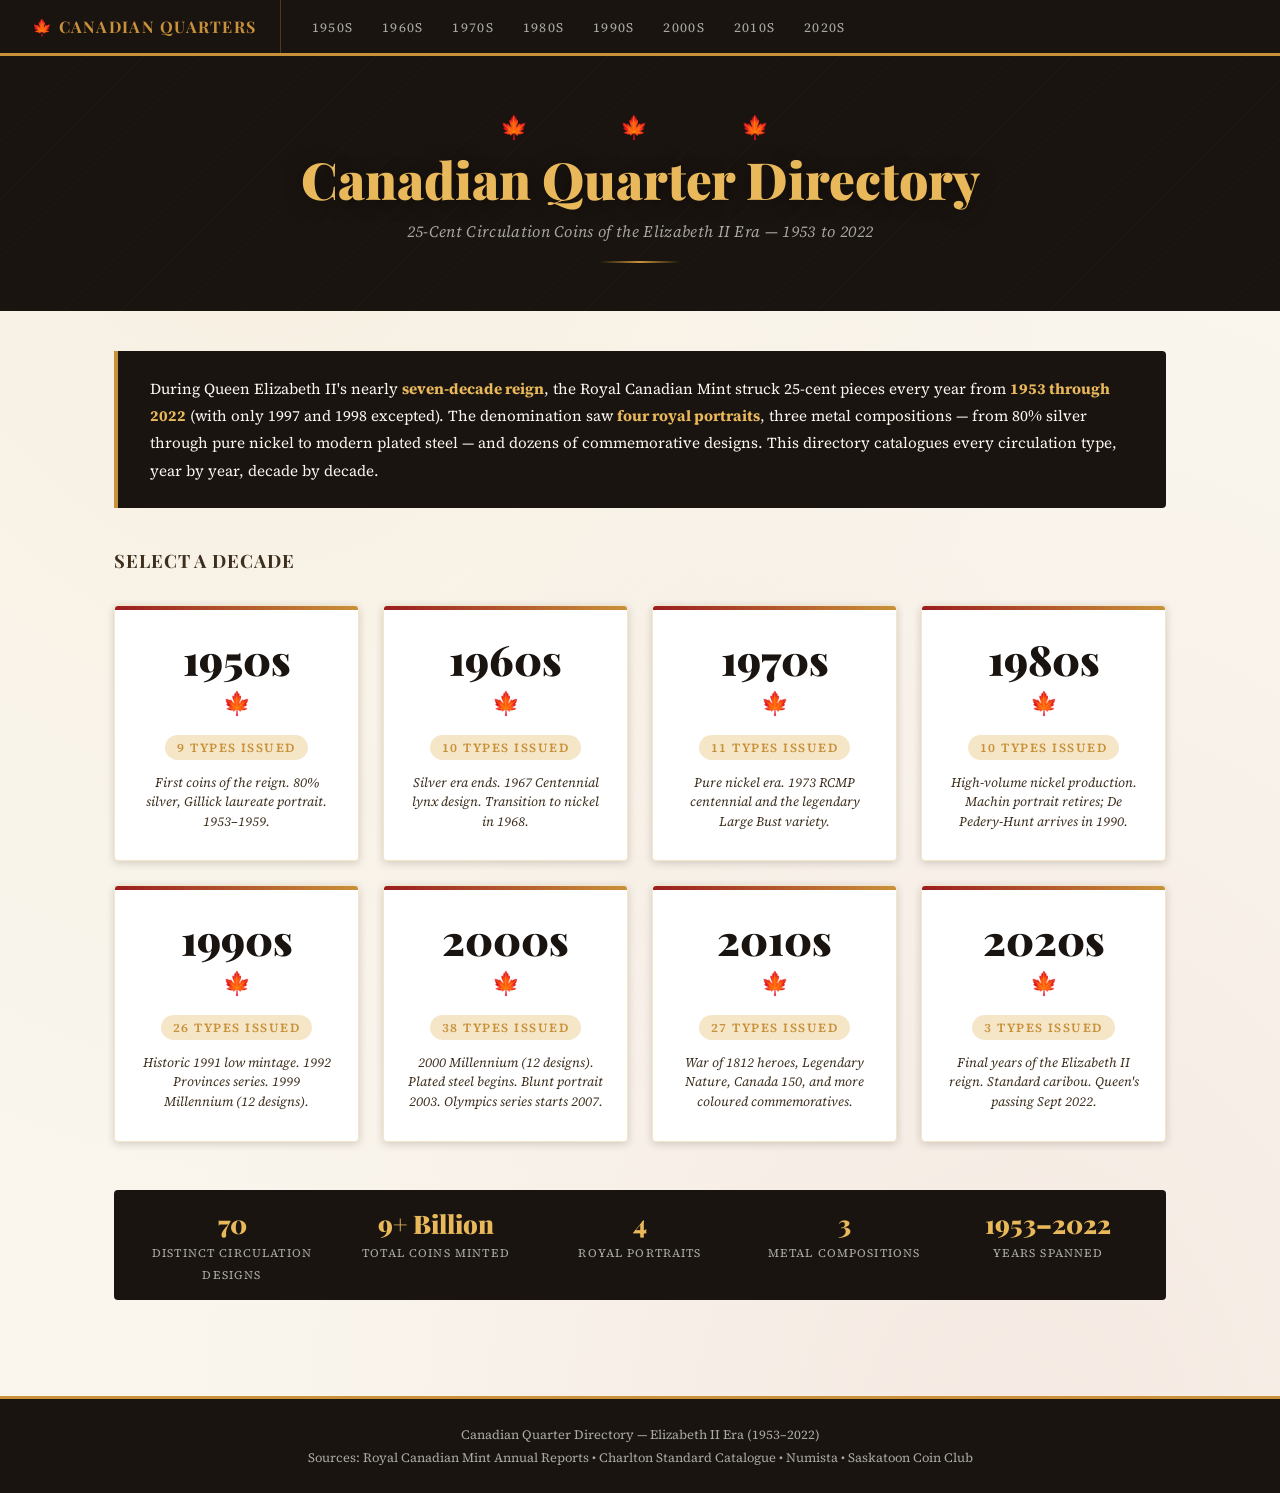
<file: index.html>
<!DOCTYPE html>
<html lang="en">
<head>
  <meta charset="UTF-8" />
  <meta name="viewport" content="width=device-width, initial-scale=1.0" />
  <title>Canadian Quarter Directory — Elizabeth II Era (1953–2022)</title>
  <link rel="stylesheet" href="style.css" />
</head>
<body>

<nav>
  <a class="nav-brand" href="index.html">🍁 Canadian Quarters</a>
  <ul class="nav-links">
    <li><a href="1950s.html">1950s</a></li>
    <li><a href="1960s.html">1960s</a></li>
    <li><a href="1970s.html">1970s</a></li>
    <li><a href="1980s.html">1980s</a></li>
    <li><a href="1990s.html">1990s</a></li>
    <li><a href="2000s.html">2000s</a></li>
    <li><a href="2010s.html">2010s</a></li>
    <li><a href="2020s.html">2020s</a></li>
  </ul>
</nav>

<header class="page-header">
  <span class="maple-accent">🍁 &nbsp; &nbsp; 🍁 &nbsp; &nbsp; 🍁</span>
  <h1>Canadian Quarter Directory</h1>
  <p class="subtitle">25-Cent Circulation Coins of the Elizabeth II Era &mdash; 1953 to 2022</p>
  <div class="header-rule"></div>
</header>

<main class="container">

  <div class="intro-box">
    During Queen Elizabeth II's nearly <strong>seven-decade reign</strong>, the Royal Canadian Mint struck 25-cent pieces every year from <strong>1953 through 2022</strong> (with only 1997 and 1998 excepted). The denomination saw <strong>four royal portraits</strong>, three metal compositions — from 80% silver through pure nickel to modern plated steel — and dozens of commemorative designs. This directory catalogues every circulation type, year by year, decade by decade.
  </div>

  <h2 style="font-family:'Playfair Display',serif; font-size:1.15rem; color:var(--ink-soft); letter-spacing:0.05em; text-transform:uppercase; margin-bottom:1rem;">Select a Decade</h2>

  <div class="decade-grid">

    <a class="decade-card" href="1950s.html">
      <div class="decade-label">1950s</div>
      <div class="decade-flag">🍁</div>
      <div class="decade-count">9 Types Issued</div>
      <p class="decade-desc">First coins of the reign. 80% silver, Gillick laureate portrait. 1953–1959.</p>
    </a>

    <a class="decade-card" href="1960s.html">
      <div class="decade-label">1960s</div>
      <div class="decade-flag">🍁</div>
      <div class="decade-count">10 Types Issued</div>
      <p class="decade-desc">Silver era ends. 1967 Centennial lynx design. Transition to nickel in 1968.</p>
    </a>

    <a class="decade-card" href="1970s.html">
      <div class="decade-label">1970s</div>
      <div class="decade-flag">🍁</div>
      <div class="decade-count">11 Types Issued</div>
      <p class="decade-desc">Pure nickel era. 1973 RCMP centennial and the legendary Large Bust variety.</p>
    </a>

    <a class="decade-card" href="1980s.html">
      <div class="decade-label">1980s</div>
      <div class="decade-flag">🍁</div>
      <div class="decade-count">10 Types Issued</div>
      <p class="decade-desc">High-volume nickel production. Machin portrait retires; De Pedery-Hunt arrives in 1990.</p>
    </a>

    <a class="decade-card" href="1990s.html">
      <div class="decade-label">1990s</div>
      <div class="decade-flag">🍁</div>
      <div class="decade-count">26 Types Issued</div>
      <p class="decade-desc">Historic 1991 low mintage. 1992 Provinces series. 1999 Millennium (12 designs).</p>
    </a>

    <a class="decade-card" href="2000s.html">
      <div class="decade-label">2000s</div>
      <div class="decade-flag">🍁</div>
      <div class="decade-count">38 Types Issued</div>
      <p class="decade-desc">2000 Millennium (12 designs). Plated steel begins. Blunt portrait 2003. Olympics series starts 2007.</p>
    </a>

    <a class="decade-card" href="2010s.html">
      <div class="decade-label">2010s</div>
      <div class="decade-flag">🍁</div>
      <div class="decade-count">27 Types Issued</div>
      <p class="decade-desc">War of 1812 heroes, Legendary Nature, Canada 150, and more coloured commemoratives.</p>
    </a>

    <a class="decade-card" href="2020s.html">
      <div class="decade-label">2020s</div>
      <div class="decade-flag">🍁</div>
      <div class="decade-count">3 Types Issued</div>
      <p class="decade-desc">Final years of the Elizabeth II reign. Standard caribou. Queen's passing Sept 2022.</p>
    </a>

  </div>

  <!-- Summary stats -->
  <div class="stats-bar" style="margin-top:3rem;">
    <div class="stat">
      <span class="stat-value">70</span>
      <span class="stat-label">Distinct Circulation Designs</span>
    </div>
    <div class="stat">
      <span class="stat-value">9+&nbsp;Billion</span>
      <span class="stat-label">Total Coins Minted</span>
    </div>
    <div class="stat">
      <span class="stat-value">4</span>
      <span class="stat-label">Royal Portraits</span>
    </div>
    <div class="stat">
      <span class="stat-value">3</span>
      <span class="stat-label">Metal Compositions</span>
    </div>
    <div class="stat">
      <span class="stat-value">1953–2022</span>
      <span class="stat-label">Years Spanned</span>
    </div>
  </div>

</main>

<footer>
  <p>Canadian Quarter Directory &mdash; Elizabeth II Era (1953–2022)</p>
  <p>Sources: Royal Canadian Mint Annual Reports &bull; Charlton Standard Catalogue &bull; Numista &bull; Saskatoon Coin Club</p>
</footer>

</body>
</html>
</file>
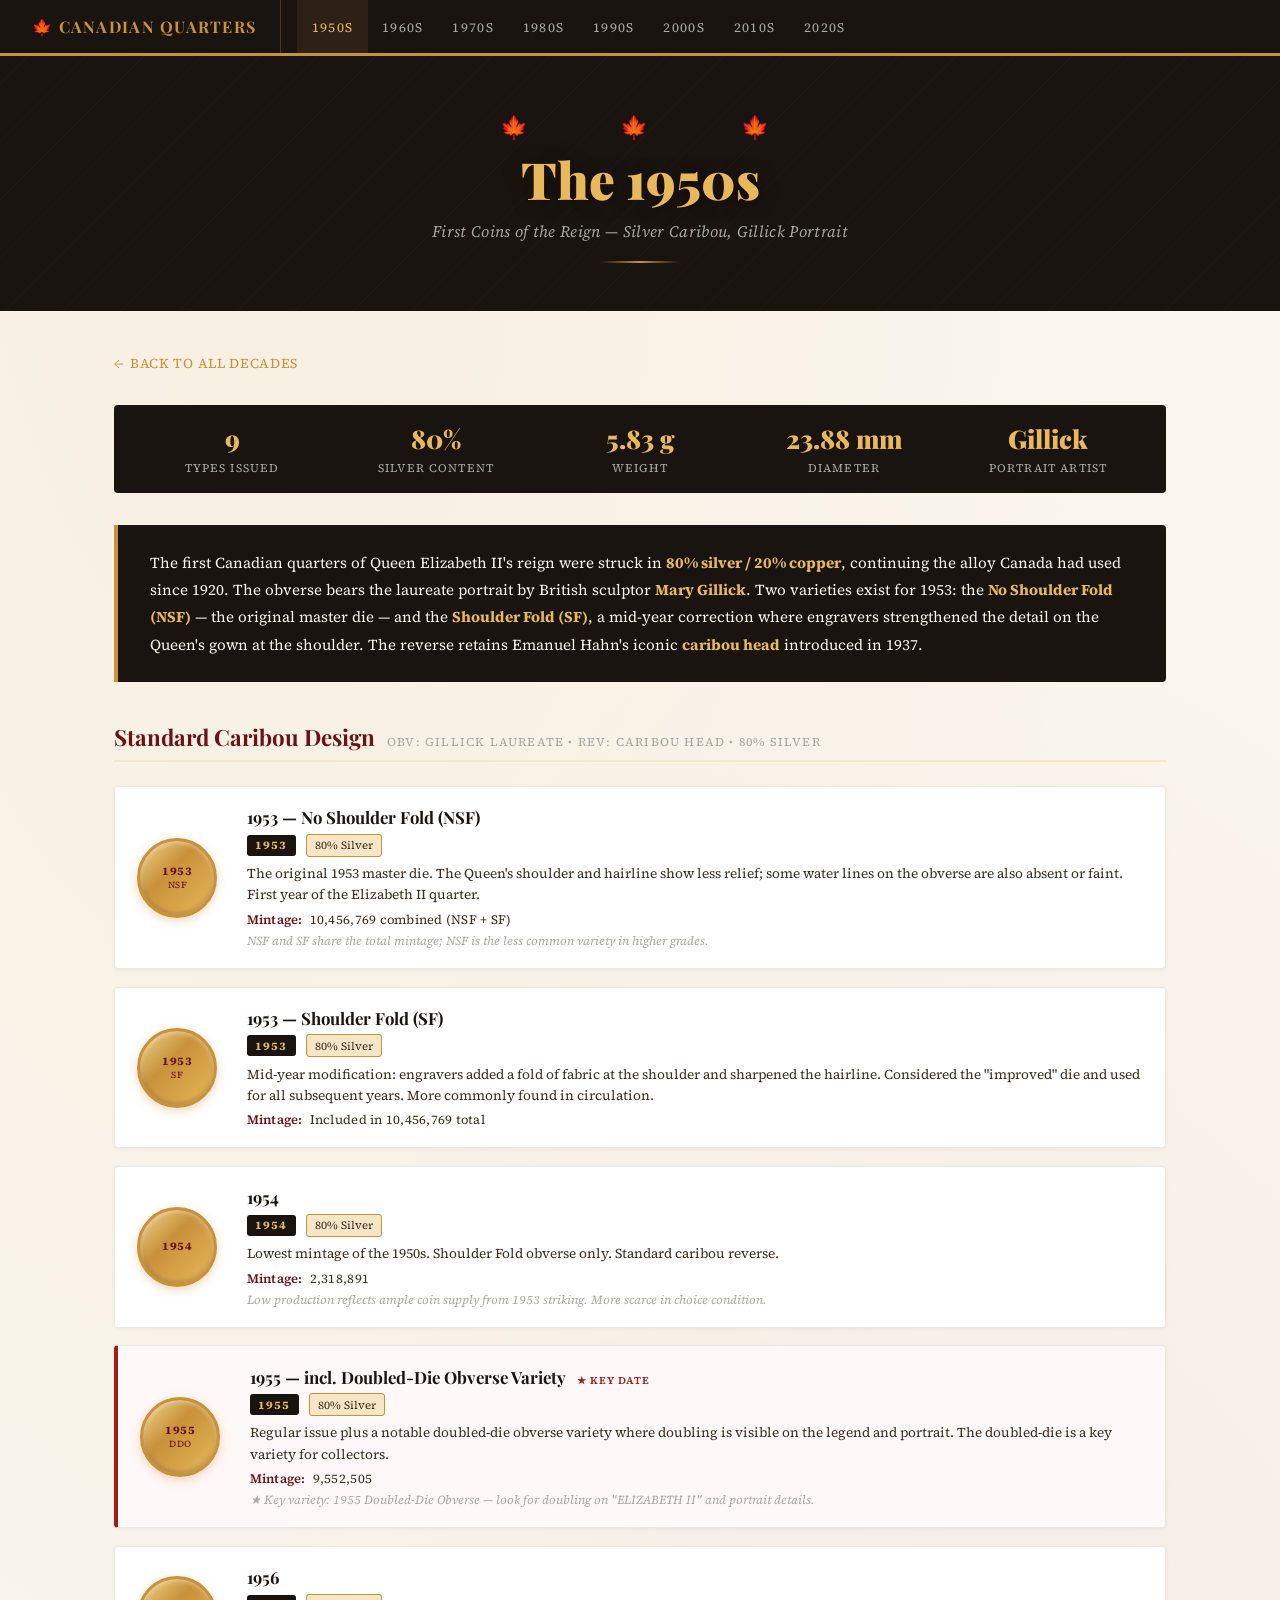
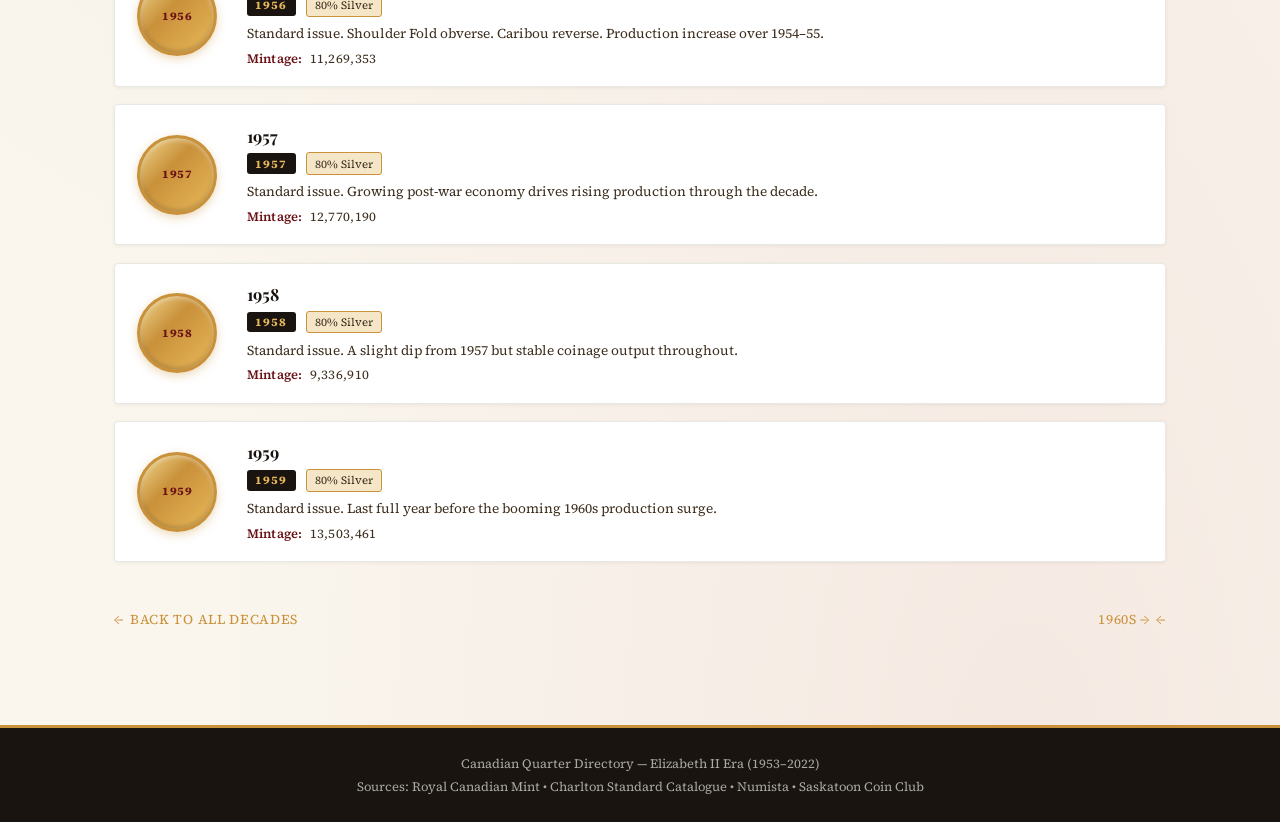
<file: 1950s.html>
<!DOCTYPE html>
<html lang="en">
<head>
  <meta charset="UTF-8" />
  <meta name="viewport" content="width=device-width, initial-scale=1.0" />
  <title>1950s Canadian Quarters — Elizabeth II Era</title>
  <link rel="stylesheet" href="style.css" />
</head>
<body>

<nav>
  <a class="nav-brand" href="index.html">🍁 Canadian Quarters</a>
  <ul class="nav-links">
    <li><a href="1950s.html" class="active">1950s</a></li>
    <li><a href="1960s.html">1960s</a></li>
    <li><a href="1970s.html">1970s</a></li>
    <li><a href="1980s.html">1980s</a></li>
    <li><a href="1990s.html">1990s</a></li>
    <li><a href="2000s.html">2000s</a></li>
    <li><a href="2010s.html">2010s</a></li>
    <li><a href="2020s.html">2020s</a></li>
  </ul>
</nav>

<header class="page-header">
  <span class="maple-accent">🍁 &nbsp; &nbsp; 🍁 &nbsp; &nbsp; 🍁</span>
  <h1>The 1950s</h1>
  <p class="subtitle">First Coins of the Reign &mdash; Silver Caribou, Gillick Portrait</p>
  <div class="header-rule"></div>
</header>

<main class="container">
  <a class="back-link" href="index.html">Back to all decades</a>

  <div class="stats-bar">
    <div class="stat"><span class="stat-value">9</span><span class="stat-label">Types Issued</span></div>
    <div class="stat"><span class="stat-value">80%</span><span class="stat-label">Silver Content</span></div>
    <div class="stat"><span class="stat-value">5.83 g</span><span class="stat-label">Weight</span></div>
    <div class="stat"><span class="stat-value">23.88 mm</span><span class="stat-label">Diameter</span></div>
    <div class="stat"><span class="stat-value">Gillick</span><span class="stat-label">Portrait Artist</span></div>
  </div>

  <div class="intro-box">
    The first Canadian quarters of Queen Elizabeth II's reign were struck in <strong>80% silver / 20% copper</strong>, continuing the alloy Canada had used since 1920. The obverse bears the laureate portrait by British sculptor <strong>Mary Gillick</strong>. Two varieties exist for 1953: the <strong>No Shoulder Fold (NSF)</strong> — the original master die — and the <strong>Shoulder Fold (SF)</strong>, a mid-year correction where engravers strengthened the detail on the Queen's gown at the shoulder. The reverse retains Emanuel Hahn's iconic <strong>caribou head</strong> introduced in 1937.
  </div>

  <h2 class="section-title">Standard Caribou Design <span>Obv: Gillick Laureate &bull; Rev: Caribou Head &bull; 80% Silver</span></h2>

  <div class="quarter-list">

    <div class="quarter-card">
      <div class="coin-placeholder gold-era"><span class="coin-year">1953</span>NSF</div>
      <div class="quarter-info">
        <h3>1953 — No Shoulder Fold (NSF)</h3>
        <span class="year-badge">1953</span>
        <span class="composition-badge">80% Silver</span>
        <p class="description">The original 1953 master die. The Queen's shoulder and hairline show less relief; some water lines on the obverse are also absent or faint. First year of the Elizabeth II quarter.</p>
        <p class="mintage">Mintage: <span>10,456,769 combined (NSF + SF)</span></p>
        <p class="note">NSF and SF share the total mintage; NSF is the less common variety in higher grades.</p>
      </div>
    </div>

    <div class="quarter-card">
      <div class="coin-placeholder gold-era"><span class="coin-year">1953</span>SF</div>
      <div class="quarter-info">
        <h3>1953 — Shoulder Fold (SF)</h3>
        <span class="year-badge">1953</span>
        <span class="composition-badge">80% Silver</span>
        <p class="description">Mid-year modification: engravers added a fold of fabric at the shoulder and sharpened the hairline. Considered the "improved" die and used for all subsequent years. More commonly found in circulation.</p>
        <p class="mintage">Mintage: <span>Included in 10,456,769 total</span></p>
      </div>
    </div>

    <div class="quarter-card">
      <div class="coin-placeholder gold-era"><span class="coin-year">1954</span></div>
      <div class="quarter-info">
        <h3>1954</h3>
        <span class="year-badge">1954</span>
        <span class="composition-badge">80% Silver</span>
        <p class="description">Lowest mintage of the 1950s. Shoulder Fold obverse only. Standard caribou reverse.</p>
        <p class="mintage">Mintage: <span>2,318,891</span></p>
        <p class="note">Low production reflects ample coin supply from 1953 striking. More scarce in choice condition.</p>
      </div>
    </div>

    <div class="quarter-card key-date">
      <div class="coin-placeholder gold-era"><span class="coin-year">1955</span>DDO</div>
      <div class="quarter-info">
        <h3>1955 — incl. Doubled-Die Obverse Variety</h3>
        <span class="year-badge">1955</span>
        <span class="composition-badge">80% Silver</span>
        <p class="description">Regular issue plus a notable doubled-die obverse variety where doubling is visible on the legend and portrait. The doubled-die is a key variety for collectors.</p>
        <p class="mintage">Mintage: <span>9,552,505</span></p>
        <p class="note">★ Key variety: 1955 Doubled-Die Obverse — look for doubling on "ELIZABETH II" and portrait details.</p>
      </div>
    </div>

    <div class="quarter-card">
      <div class="coin-placeholder gold-era"><span class="coin-year">1956</span></div>
      <div class="quarter-info">
        <h3>1956</h3>
        <span class="year-badge">1956</span>
        <span class="composition-badge">80% Silver</span>
        <p class="description">Standard issue. Shoulder Fold obverse. Caribou reverse. Production increase over 1954–55.</p>
        <p class="mintage">Mintage: <span>11,269,353</span></p>
      </div>
    </div>

    <div class="quarter-card">
      <div class="coin-placeholder gold-era"><span class="coin-year">1957</span></div>
      <div class="quarter-info">
        <h3>1957</h3>
        <span class="year-badge">1957</span>
        <span class="composition-badge">80% Silver</span>
        <p class="description">Standard issue. Growing post-war economy drives rising production through the decade.</p>
        <p class="mintage">Mintage: <span>12,770,190</span></p>
      </div>
    </div>

    <div class="quarter-card">
      <div class="coin-placeholder gold-era"><span class="coin-year">1958</span></div>
      <div class="quarter-info">
        <h3>1958</h3>
        <span class="year-badge">1958</span>
        <span class="composition-badge">80% Silver</span>
        <p class="description">Standard issue. A slight dip from 1957 but stable coinage output throughout.</p>
        <p class="mintage">Mintage: <span>9,336,910</span></p>
      </div>
    </div>

    <div class="quarter-card">
      <div class="coin-placeholder gold-era"><span class="coin-year">1959</span></div>
      <div class="quarter-info">
        <h3>1959</h3>
        <span class="year-badge">1959</span>
        <span class="composition-badge">80% Silver</span>
        <p class="description">Standard issue. Last full year before the booming 1960s production surge.</p>
        <p class="mintage">Mintage: <span>13,503,461</span></p>
      </div>
    </div>

  </div>

  <div style="display:flex; justify-content:space-between; margin-top:3rem; flex-wrap:wrap; gap:1rem;">
    <a class="back-link" href="index.html">Back to all decades</a>
    <a class="back-link" href="1960s.html" style="flex-direction:row-reverse;">1960s →</a>
  </div>

</main>

<footer>
  <p>Canadian Quarter Directory &mdash; Elizabeth II Era (1953–2022)</p>
  <p>Sources: Royal Canadian Mint &bull; Charlton Standard Catalogue &bull; Numista &bull; Saskatoon Coin Club</p>
</footer>

</body>
</html>
</file>
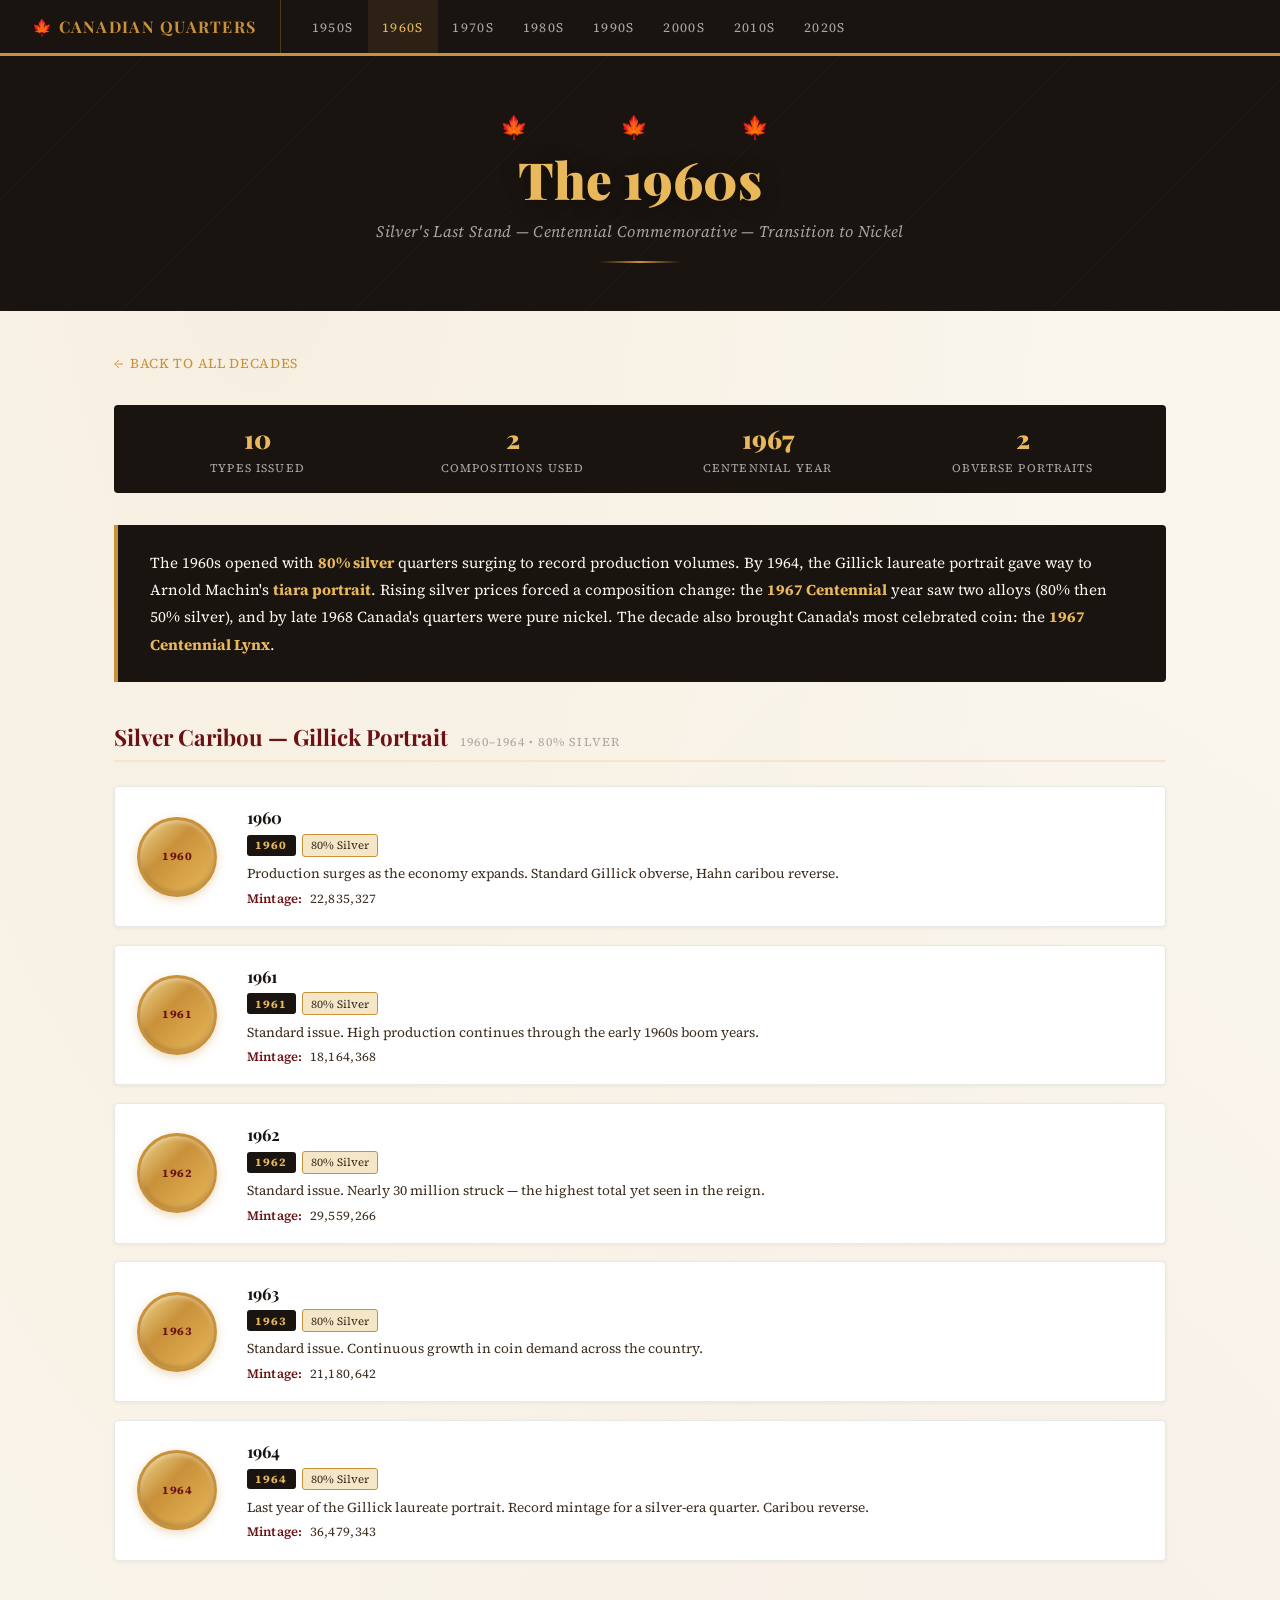
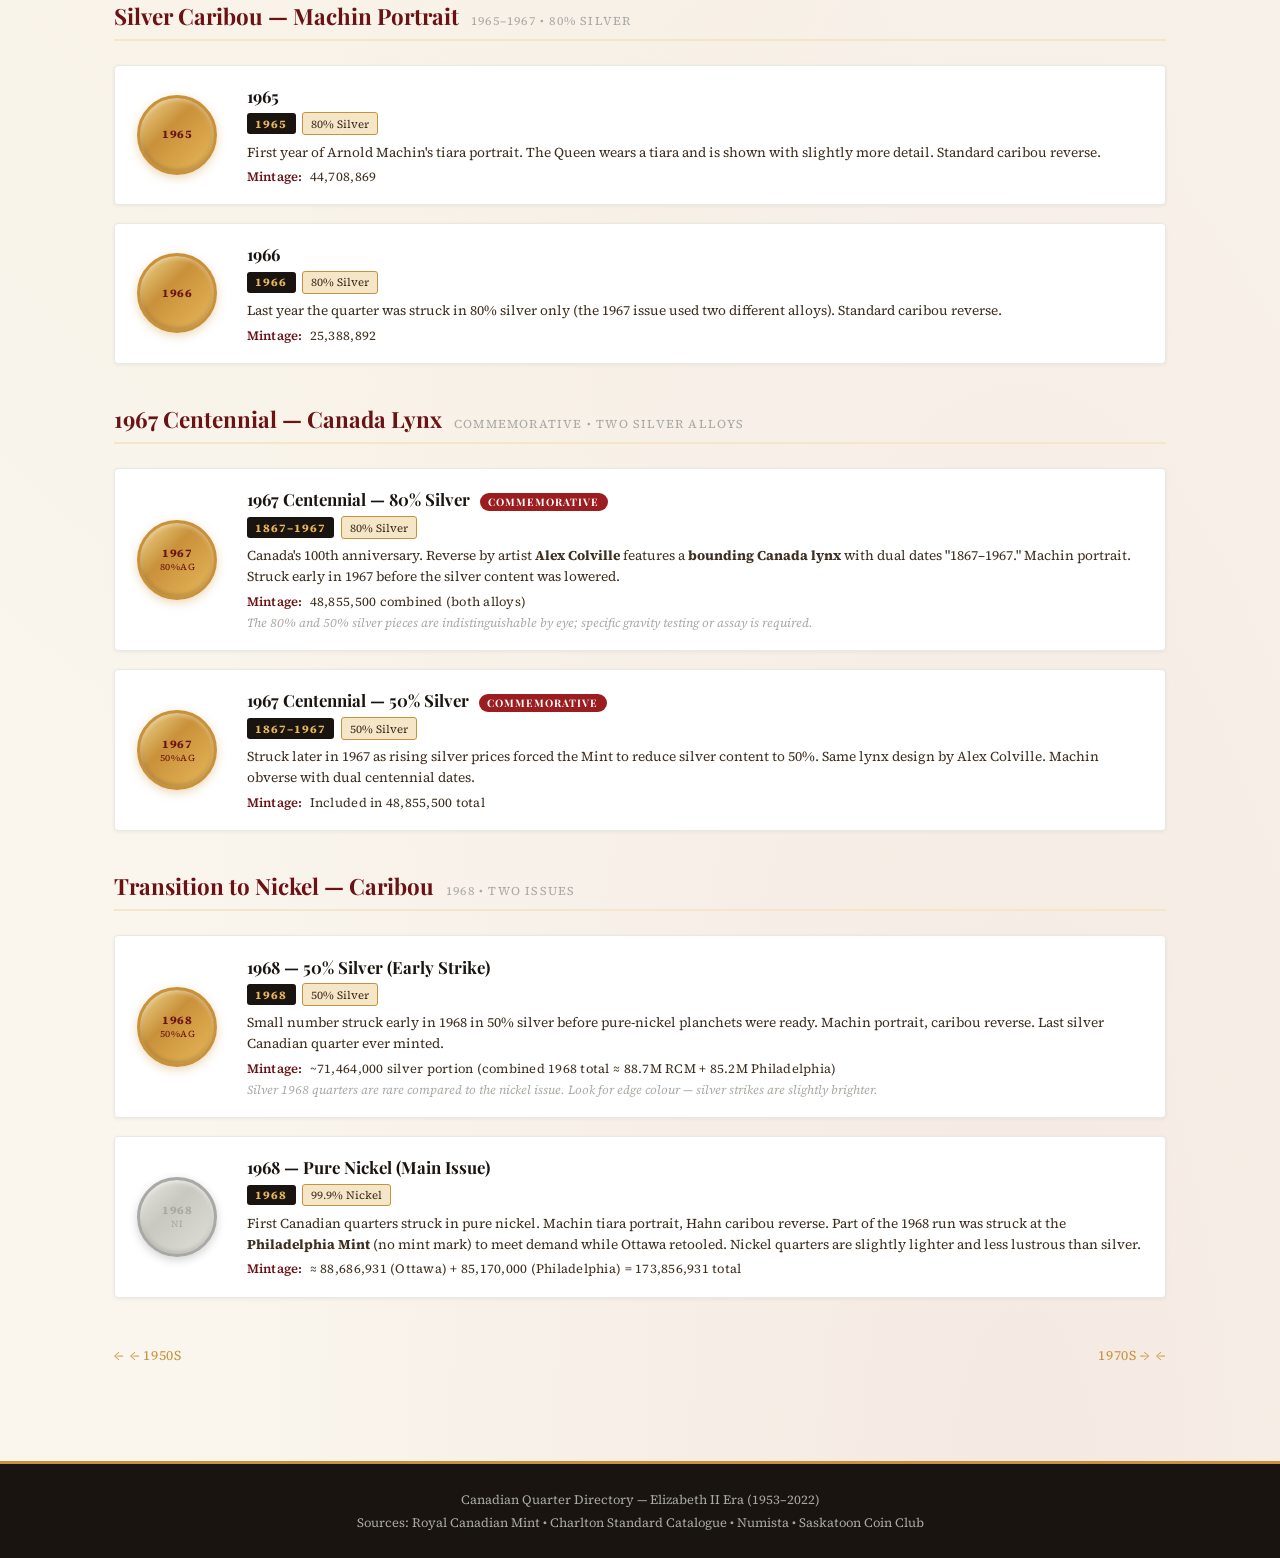
<file: 1960s.html>
<!DOCTYPE html>
<html lang="en">
<head>
  <meta charset="UTF-8" />
  <meta name="viewport" content="width=device-width, initial-scale=1.0" />
  <title>1960s Canadian Quarters — Elizabeth II Era</title>
  <link rel="stylesheet" href="style.css" />
</head>
<body>

<nav>
  <a class="nav-brand" href="index.html">🍁 Canadian Quarters</a>
  <ul class="nav-links">
    <li><a href="1950s.html">1950s</a></li>
    <li><a href="1960s.html" class="active">1960s</a></li>
    <li><a href="1970s.html">1970s</a></li>
    <li><a href="1980s.html">1980s</a></li>
    <li><a href="1990s.html">1990s</a></li>
    <li><a href="2000s.html">2000s</a></li>
    <li><a href="2010s.html">2010s</a></li>
    <li><a href="2020s.html">2020s</a></li>
  </ul>
</nav>

<header class="page-header">
  <span class="maple-accent">🍁 &nbsp; &nbsp; 🍁 &nbsp; &nbsp; 🍁</span>
  <h1>The 1960s</h1>
  <p class="subtitle">Silver's Last Stand &mdash; Centennial Commemorative &mdash; Transition to Nickel</p>
  <div class="header-rule"></div>
</header>

<main class="container">
  <a class="back-link" href="index.html">Back to all decades</a>

  <div class="stats-bar">
    <div class="stat"><span class="stat-value">10</span><span class="stat-label">Types Issued</span></div>
    <div class="stat"><span class="stat-value">2</span><span class="stat-label">Compositions Used</span></div>
    <div class="stat"><span class="stat-value">1967</span><span class="stat-label">Centennial Year</span></div>
    <div class="stat"><span class="stat-value">2</span><span class="stat-label">Obverse Portraits</span></div>
  </div>

  <div class="intro-box">
    The 1960s opened with <strong>80% silver</strong> quarters surging to record production volumes. By 1964, the Gillick laureate portrait gave way to Arnold Machin's <strong>tiara portrait</strong>. Rising silver prices forced a composition change: the <strong>1967 Centennial</strong> year saw two alloys (80% then 50% silver), and by late 1968 Canada's quarters were pure nickel. The decade also brought Canada's most celebrated coin: the <strong>1967 Centennial Lynx</strong>.
  </div>

  <h2 class="section-title">Silver Caribou — Gillick Portrait <span>1960–1964 &bull; 80% Silver</span></h2>
  <div class="quarter-list">

    <div class="quarter-card">
      <div class="coin-placeholder gold-era"><span class="coin-year">1960</span></div>
      <div class="quarter-info">
        <h3>1960</h3>
        <span class="year-badge">1960</span><span class="composition-badge">80% Silver</span>
        <p class="description">Production surges as the economy expands. Standard Gillick obverse, Hahn caribou reverse.</p>
        <p class="mintage">Mintage: <span>22,835,327</span></p>
      </div>
    </div>

    <div class="quarter-card">
      <div class="coin-placeholder gold-era"><span class="coin-year">1961</span></div>
      <div class="quarter-info">
        <h3>1961</h3>
        <span class="year-badge">1961</span><span class="composition-badge">80% Silver</span>
        <p class="description">Standard issue. High production continues through the early 1960s boom years.</p>
        <p class="mintage">Mintage: <span>18,164,368</span></p>
      </div>
    </div>

    <div class="quarter-card">
      <div class="coin-placeholder gold-era"><span class="coin-year">1962</span></div>
      <div class="quarter-info">
        <h3>1962</h3>
        <span class="year-badge">1962</span><span class="composition-badge">80% Silver</span>
        <p class="description">Standard issue. Nearly 30 million struck — the highest total yet seen in the reign.</p>
        <p class="mintage">Mintage: <span>29,559,266</span></p>
      </div>
    </div>

    <div class="quarter-card">
      <div class="coin-placeholder gold-era"><span class="coin-year">1963</span></div>
      <div class="quarter-info">
        <h3>1963</h3>
        <span class="year-badge">1963</span><span class="composition-badge">80% Silver</span>
        <p class="description">Standard issue. Continuous growth in coin demand across the country.</p>
        <p class="mintage">Mintage: <span>21,180,642</span></p>
      </div>
    </div>

    <div class="quarter-card">
      <div class="coin-placeholder gold-era"><span class="coin-year">1964</span></div>
      <div class="quarter-info">
        <h3>1964</h3>
        <span class="year-badge">1964</span><span class="composition-badge">80% Silver</span>
        <p class="description">Last year of the Gillick laureate portrait. Record mintage for a silver-era quarter. Caribou reverse.</p>
        <p class="mintage">Mintage: <span>36,479,343</span></p>
      </div>
    </div>

  </div>

  <h2 class="section-title">Silver Caribou — Machin Portrait <span>1965–1967 &bull; 80% Silver</span></h2>
  <div class="quarter-list">

    <div class="quarter-card">
      <div class="coin-placeholder gold-era"><span class="coin-year">1965</span></div>
      <div class="quarter-info">
        <h3>1965</h3>
        <span class="year-badge">1965</span><span class="composition-badge">80% Silver</span>
        <p class="description">First year of Arnold Machin's tiara portrait. The Queen wears a tiara and is shown with slightly more detail. Standard caribou reverse.</p>
        <p class="mintage">Mintage: <span>44,708,869</span></p>
      </div>
    </div>

    <div class="quarter-card">
      <div class="coin-placeholder gold-era"><span class="coin-year">1966</span></div>
      <div class="quarter-info">
        <h3>1966</h3>
        <span class="year-badge">1966</span><span class="composition-badge">80% Silver</span>
        <p class="description">Last year the quarter was struck in 80% silver only (the 1967 issue used two different alloys). Standard caribou reverse.</p>
        <p class="mintage">Mintage: <span>25,388,892</span></p>
      </div>
    </div>

  </div>

  <h2 class="section-title">1967 Centennial — Canada Lynx <span>Commemorative &bull; Two Silver Alloys</span></h2>
  <div class="quarter-list">

    <div class="quarter-card">
      <div class="coin-placeholder gold-era"><span class="coin-year">1967</span>80%Ag</div>
      <div class="quarter-info">
        <h3>1967 Centennial — 80% Silver <span class="comm-badge">Commemorative</span></h3>
        <span class="year-badge">1867–1967</span><span class="composition-badge">80% Silver</span>
        <p class="description">Canada's 100th anniversary. Reverse by artist <strong>Alex Colville</strong> features a <strong>bounding Canada lynx</strong> with dual dates "1867–1967." Machin portrait. Struck early in 1967 before the silver content was lowered.</p>
        <p class="mintage">Mintage: <span>48,855,500 combined (both alloys)</span></p>
        <p class="note">The 80% and 50% silver pieces are indistinguishable by eye; specific gravity testing or assay is required.</p>
      </div>
    </div>

    <div class="quarter-card">
      <div class="coin-placeholder gold-era"><span class="coin-year">1967</span>50%Ag</div>
      <div class="quarter-info">
        <h3>1967 Centennial — 50% Silver <span class="comm-badge">Commemorative</span></h3>
        <span class="year-badge">1867–1967</span><span class="composition-badge">50% Silver</span>
        <p class="description">Struck later in 1967 as rising silver prices forced the Mint to reduce silver content to 50%. Same lynx design by Alex Colville. Machin obverse with dual centennial dates.</p>
        <p class="mintage">Mintage: <span>Included in 48,855,500 total</span></p>
      </div>
    </div>

  </div>

  <h2 class="section-title">Transition to Nickel — Caribou <span>1968 &bull; Two Issues</span></h2>
  <div class="quarter-list">

    <div class="quarter-card">
      <div class="coin-placeholder gold-era"><span class="coin-year">1968</span>50%Ag</div>
      <div class="quarter-info">
        <h3>1968 — 50% Silver (Early Strike)</h3>
        <span class="year-badge">1968</span><span class="composition-badge">50% Silver</span>
        <p class="description">Small number struck early in 1968 in 50% silver before pure-nickel planchets were ready. Machin portrait, caribou reverse. Last silver Canadian quarter ever minted.</p>
        <p class="mintage">Mintage: <span>~71,464,000 silver portion (combined 1968 total ≈ 88.7M RCM + 85.2M Philadelphia)</span></p>
        <p class="note">Silver 1968 quarters are rare compared to the nickel issue. Look for edge colour — silver strikes are slightly brighter.</p>
      </div>
    </div>

    <div class="quarter-card">
      <div class="coin-placeholder"><span class="coin-year">1968</span>Ni</div>
      <div class="quarter-info">
        <h3>1968 — Pure Nickel (Main Issue)</h3>
        <span class="year-badge">1968</span><span class="composition-badge">99.9% Nickel</span>
        <p class="description">First Canadian quarters struck in pure nickel. Machin tiara portrait, Hahn caribou reverse. Part of the 1968 run was struck at the <strong>Philadelphia Mint</strong> (no mint mark) to meet demand while Ottawa retooled. Nickel quarters are slightly lighter and less lustrous than silver.</p>
        <p class="mintage">Mintage: <span>≈ 88,686,931 (Ottawa) + 85,170,000 (Philadelphia) = 173,856,931 total</span></p>
      </div>
    </div>

  </div>

  <div style="display:flex; justify-content:space-between; margin-top:3rem; flex-wrap:wrap; gap:1rem;">
    <a class="back-link" href="1950s.html">← 1950s</a>
    <a class="back-link" href="1970s.html" style="flex-direction:row-reverse;">1970s →</a>
  </div>
</main>

<footer>
  <p>Canadian Quarter Directory &mdash; Elizabeth II Era (1953–2022)</p>
  <p>Sources: Royal Canadian Mint &bull; Charlton Standard Catalogue &bull; Numista &bull; Saskatoon Coin Club</p>
</footer>
</body>
</html>
</file>
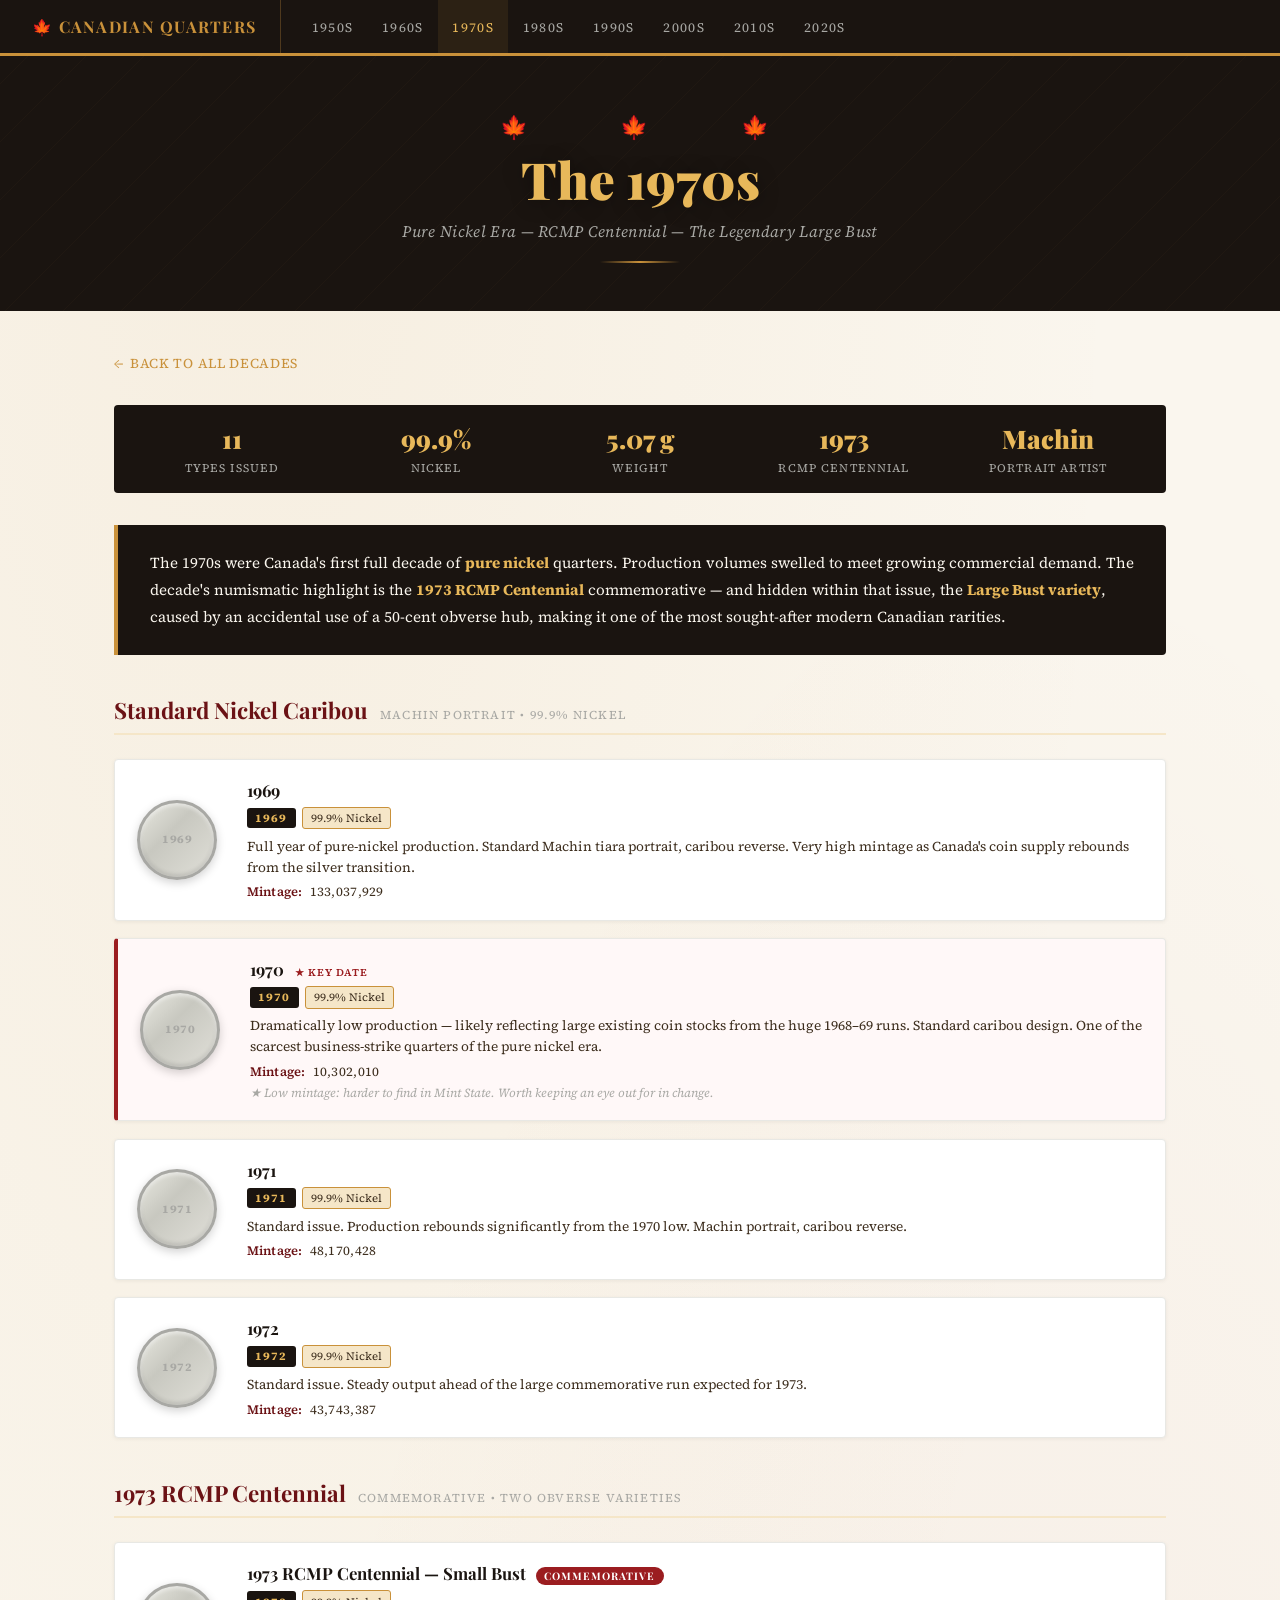
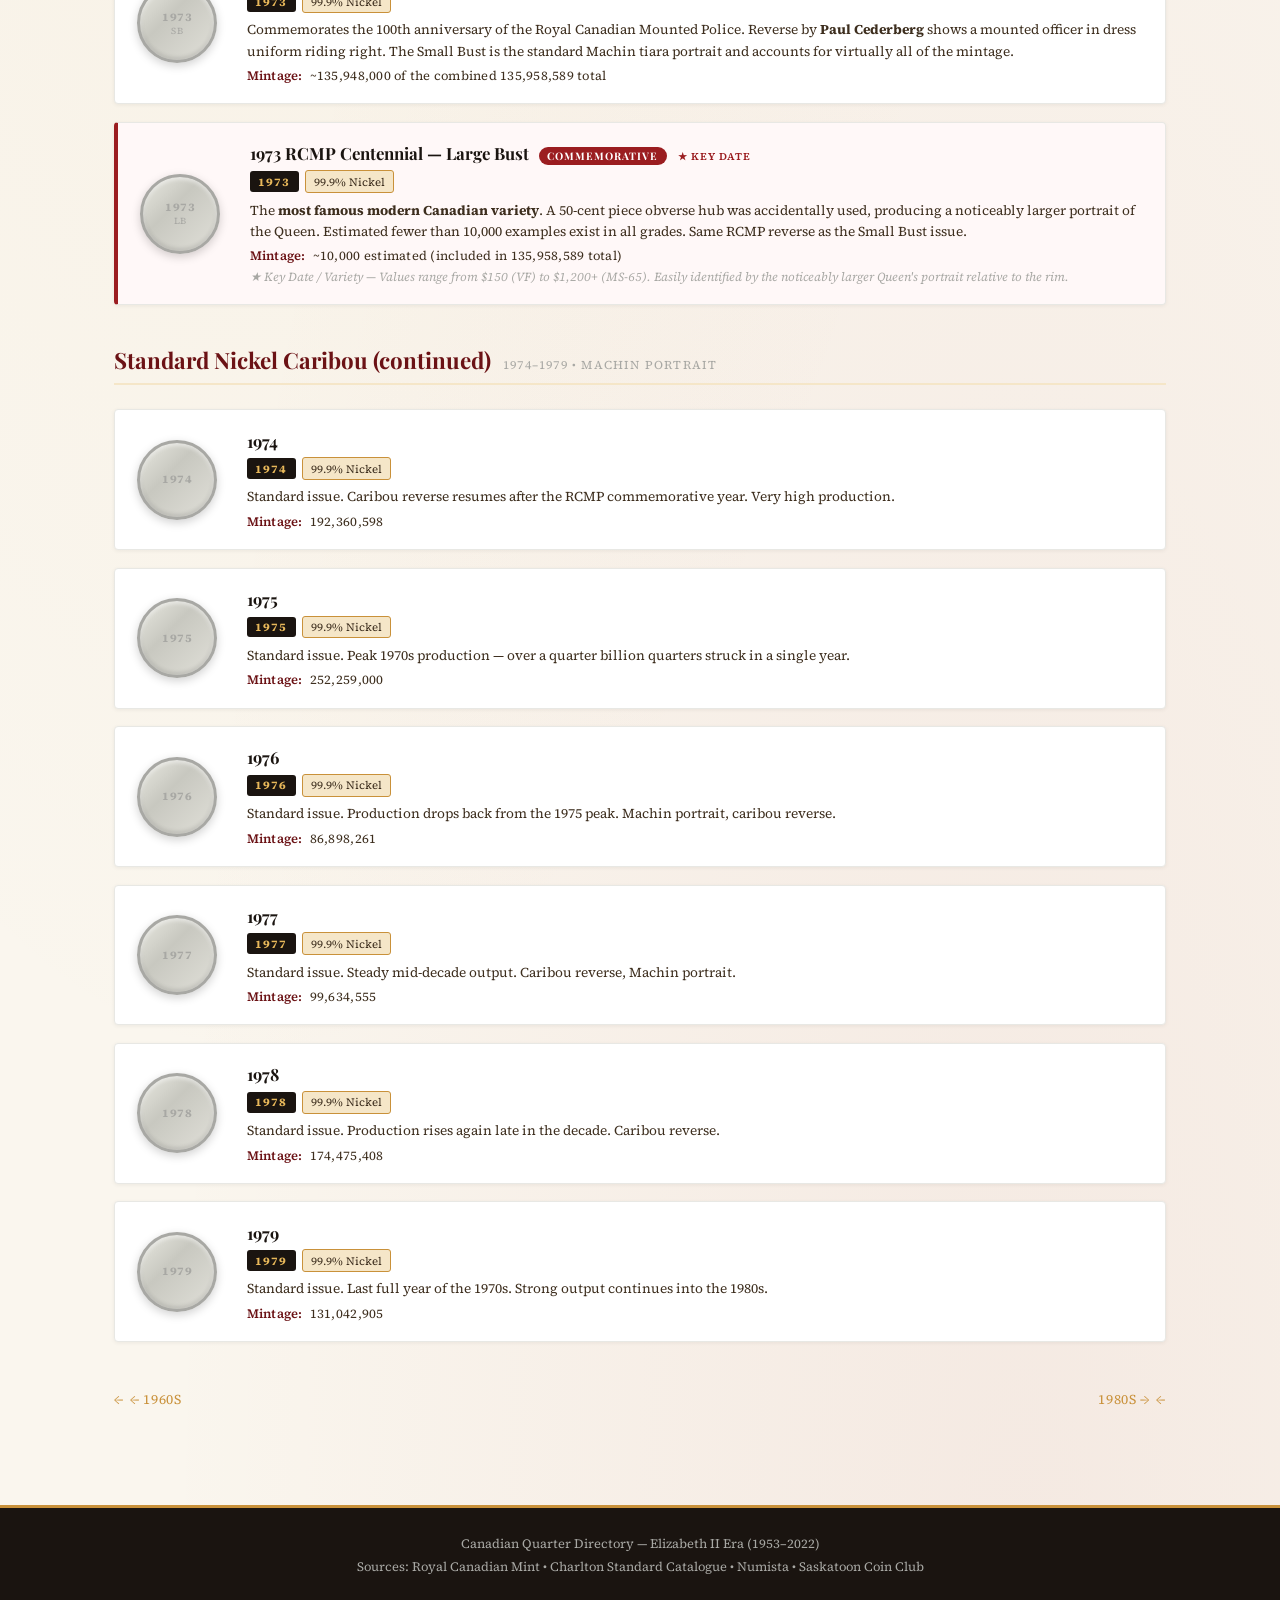
<file: 1970s.html>
<!DOCTYPE html>
<html lang="en">
<head>
  <meta charset="UTF-8" />
  <meta name="viewport" content="width=device-width, initial-scale=1.0" />
  <title>1970s Canadian Quarters — Elizabeth II Era</title>
  <link rel="stylesheet" href="style.css" />
</head>
<body>

<nav>
  <a class="nav-brand" href="index.html">🍁 Canadian Quarters</a>
  <ul class="nav-links">
    <li><a href="1950s.html">1950s</a></li>
    <li><a href="1960s.html">1960s</a></li>
    <li><a href="1970s.html" class="active">1970s</a></li>
    <li><a href="1980s.html">1980s</a></li>
    <li><a href="1990s.html">1990s</a></li>
    <li><a href="2000s.html">2000s</a></li>
    <li><a href="2010s.html">2010s</a></li>
    <li><a href="2020s.html">2020s</a></li>
  </ul>
</nav>

<header class="page-header">
  <span class="maple-accent">🍁 &nbsp; &nbsp; 🍁 &nbsp; &nbsp; 🍁</span>
  <h1>The 1970s</h1>
  <p class="subtitle">Pure Nickel Era &mdash; RCMP Centennial &mdash; The Legendary Large Bust</p>
  <div class="header-rule"></div>
</header>

<main class="container">
  <a class="back-link" href="index.html">Back to all decades</a>

  <div class="stats-bar">
    <div class="stat"><span class="stat-value">11</span><span class="stat-label">Types Issued</span></div>
    <div class="stat"><span class="stat-value">99.9%</span><span class="stat-label">Nickel</span></div>
    <div class="stat"><span class="stat-value">5.07 g</span><span class="stat-label">Weight</span></div>
    <div class="stat"><span class="stat-value">1973</span><span class="stat-label">RCMP Centennial</span></div>
    <div class="stat"><span class="stat-value">Machin</span><span class="stat-label">Portrait Artist</span></div>
  </div>

  <div class="intro-box">
    The 1970s were Canada's first full decade of <strong>pure nickel</strong> quarters. Production volumes swelled to meet growing commercial demand. The decade's numismatic highlight is the <strong>1973 RCMP Centennial</strong> commemorative — and hidden within that issue, the <strong>Large Bust variety</strong>, caused by an accidental use of a 50-cent obverse hub, making it one of the most sought-after modern Canadian rarities.
  </div>

  <h2 class="section-title">Standard Nickel Caribou <span>Machin Portrait &bull; 99.9% Nickel</span></h2>
  <div class="quarter-list">

    <div class="quarter-card">
      <div class="coin-placeholder"><span class="coin-year">1969</span></div>
      <div class="quarter-info">
        <h3>1969</h3>
        <span class="year-badge">1969</span><span class="composition-badge">99.9% Nickel</span>
        <p class="description">Full year of pure-nickel production. Standard Machin tiara portrait, caribou reverse. Very high mintage as Canada's coin supply rebounds from the silver transition.</p>
        <p class="mintage">Mintage: <span>133,037,929</span></p>
      </div>
    </div>

    <div class="quarter-card key-date">
      <div class="coin-placeholder"><span class="coin-year">1970</span></div>
      <div class="quarter-info">
        <h3>1970</h3>
        <span class="year-badge">1970</span><span class="composition-badge">99.9% Nickel</span>
        <p class="description">Dramatically low production — likely reflecting large existing coin stocks from the huge 1968–69 runs. Standard caribou design. One of the scarcest business-strike quarters of the pure nickel era.</p>
        <p class="mintage">Mintage: <span>10,302,010</span></p>
        <p class="note">★ Low mintage: harder to find in Mint State. Worth keeping an eye out for in change.</p>
      </div>
    </div>

    <div class="quarter-card">
      <div class="coin-placeholder"><span class="coin-year">1971</span></div>
      <div class="quarter-info">
        <h3>1971</h3>
        <span class="year-badge">1971</span><span class="composition-badge">99.9% Nickel</span>
        <p class="description">Standard issue. Production rebounds significantly from the 1970 low. Machin portrait, caribou reverse.</p>
        <p class="mintage">Mintage: <span>48,170,428</span></p>
      </div>
    </div>

    <div class="quarter-card">
      <div class="coin-placeholder"><span class="coin-year">1972</span></div>
      <div class="quarter-info">
        <h3>1972</h3>
        <span class="year-badge">1972</span><span class="composition-badge">99.9% Nickel</span>
        <p class="description">Standard issue. Steady output ahead of the large commemorative run expected for 1973.</p>
        <p class="mintage">Mintage: <span>43,743,387</span></p>
      </div>
    </div>

  </div>

  <h2 class="section-title">1973 RCMP Centennial <span>Commemorative &bull; Two Obverse Varieties</span></h2>
  <div class="quarter-list">

    <div class="quarter-card">
      <div class="coin-placeholder"><span class="coin-year">1973</span>SB</div>
      <div class="quarter-info">
        <h3>1973 RCMP Centennial — Small Bust <span class="comm-badge">Commemorative</span></h3>
        <span class="year-badge">1973</span><span class="composition-badge">99.9% Nickel</span>
        <p class="description">Commemorates the 100th anniversary of the Royal Canadian Mounted Police. Reverse by <strong>Paul Cederberg</strong> shows a mounted officer in dress uniform riding right. The Small Bust is the standard Machin tiara portrait and accounts for virtually all of the mintage.</p>
        <p class="mintage">Mintage: <span>~135,948,000 of the combined 135,958,589 total</span></p>
      </div>
    </div>

    <div class="quarter-card key-date">
      <div class="coin-placeholder"><span class="coin-year">1973</span>LB</div>
      <div class="quarter-info">
        <h3>1973 RCMP Centennial — Large Bust <span class="comm-badge">Commemorative</span></h3>
        <span class="year-badge">1973</span><span class="composition-badge">99.9% Nickel</span>
        <p class="description">The <strong>most famous modern Canadian variety</strong>. A 50-cent piece obverse hub was accidentally used, producing a noticeably larger portrait of the Queen. Estimated fewer than 10,000 examples exist in all grades. Same RCMP reverse as the Small Bust issue.</p>
        <p class="mintage">Mintage: <span>~10,000 estimated (included in 135,958,589 total)</span></p>
        <p class="note">★ Key Date / Variety — Values range from $150 (VF) to $1,200+ (MS-65). Easily identified by the noticeably larger Queen's portrait relative to the rim.</p>
      </div>
    </div>

  </div>

  <h2 class="section-title">Standard Nickel Caribou (continued) <span>1974–1979 &bull; Machin Portrait</span></h2>
  <div class="quarter-list">

    <div class="quarter-card">
      <div class="coin-placeholder"><span class="coin-year">1974</span></div>
      <div class="quarter-info">
        <h3>1974</h3>
        <span class="year-badge">1974</span><span class="composition-badge">99.9% Nickel</span>
        <p class="description">Standard issue. Caribou reverse resumes after the RCMP commemorative year. Very high production.</p>
        <p class="mintage">Mintage: <span>192,360,598</span></p>
      </div>
    </div>

    <div class="quarter-card">
      <div class="coin-placeholder"><span class="coin-year">1975</span></div>
      <div class="quarter-info">
        <h3>1975</h3>
        <span class="year-badge">1975</span><span class="composition-badge">99.9% Nickel</span>
        <p class="description">Standard issue. Peak 1970s production — over a quarter billion quarters struck in a single year.</p>
        <p class="mintage">Mintage: <span>252,259,000</span></p>
      </div>
    </div>

    <div class="quarter-card">
      <div class="coin-placeholder"><span class="coin-year">1976</span></div>
      <div class="quarter-info">
        <h3>1976</h3>
        <span class="year-badge">1976</span><span class="composition-badge">99.9% Nickel</span>
        <p class="description">Standard issue. Production drops back from the 1975 peak. Machin portrait, caribou reverse.</p>
        <p class="mintage">Mintage: <span>86,898,261</span></p>
      </div>
    </div>

    <div class="quarter-card">
      <div class="coin-placeholder"><span class="coin-year">1977</span></div>
      <div class="quarter-info">
        <h3>1977</h3>
        <span class="year-badge">1977</span><span class="composition-badge">99.9% Nickel</span>
        <p class="description">Standard issue. Steady mid-decade output. Caribou reverse, Machin portrait.</p>
        <p class="mintage">Mintage: <span>99,634,555</span></p>
      </div>
    </div>

    <div class="quarter-card">
      <div class="coin-placeholder"><span class="coin-year">1978</span></div>
      <div class="quarter-info">
        <h3>1978</h3>
        <span class="year-badge">1978</span><span class="composition-badge">99.9% Nickel</span>
        <p class="description">Standard issue. Production rises again late in the decade. Caribou reverse.</p>
        <p class="mintage">Mintage: <span>174,475,408</span></p>
      </div>
    </div>

    <div class="quarter-card">
      <div class="coin-placeholder"><span class="coin-year">1979</span></div>
      <div class="quarter-info">
        <h3>1979</h3>
        <span class="year-badge">1979</span><span class="composition-badge">99.9% Nickel</span>
        <p class="description">Standard issue. Last full year of the 1970s. Strong output continues into the 1980s.</p>
        <p class="mintage">Mintage: <span>131,042,905</span></p>
      </div>
    </div>

  </div>

  <div style="display:flex; justify-content:space-between; margin-top:3rem; flex-wrap:wrap; gap:1rem;">
    <a class="back-link" href="1960s.html">← 1960s</a>
    <a class="back-link" href="1980s.html" style="flex-direction:row-reverse;">1980s →</a>
  </div>
</main>

<footer>
  <p>Canadian Quarter Directory &mdash; Elizabeth II Era (1953–2022)</p>
  <p>Sources: Royal Canadian Mint &bull; Charlton Standard Catalogue &bull; Numista &bull; Saskatoon Coin Club</p>
</footer>
</body>
</html>
</file>
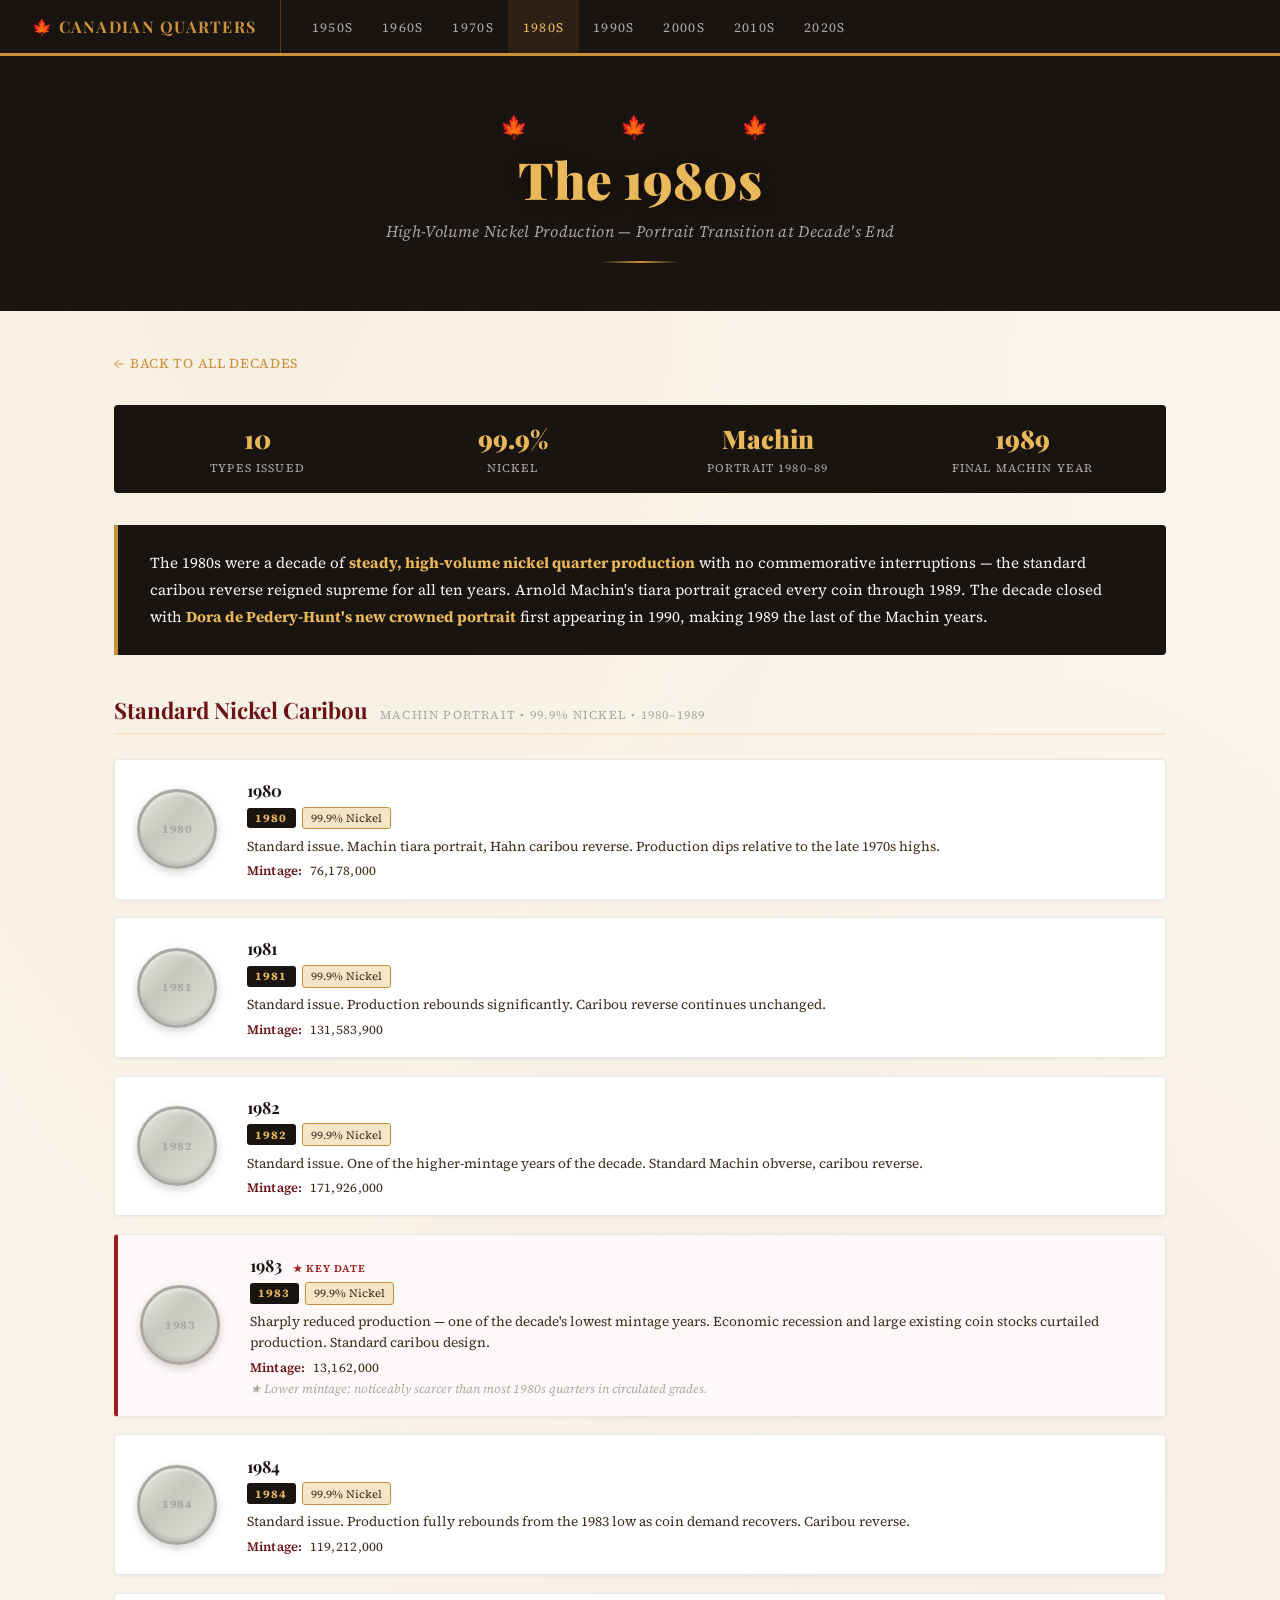
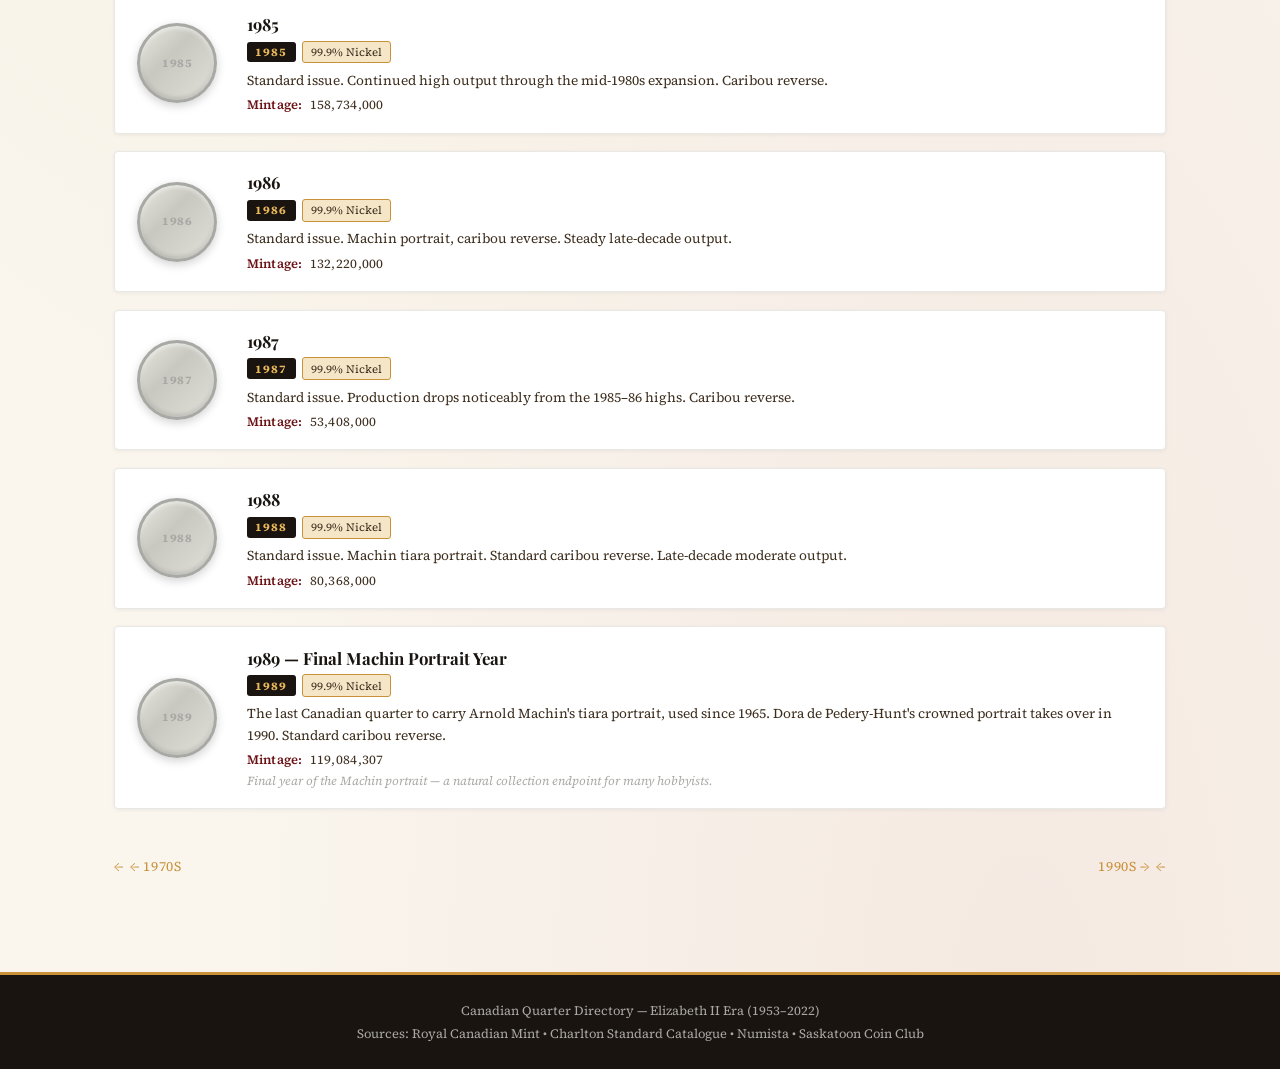
<file: 1980s.html>
<!DOCTYPE html>
<html lang="en">
<head>
  <meta charset="UTF-8" />
  <meta name="viewport" content="width=device-width, initial-scale=1.0" />
  <title>1980s Canadian Quarters — Elizabeth II Era</title>
  <link rel="stylesheet" href="style.css" />
</head>
<body>

<nav>
  <a class="nav-brand" href="index.html">🍁 Canadian Quarters</a>
  <ul class="nav-links">
    <li><a href="1950s.html">1950s</a></li>
    <li><a href="1960s.html">1960s</a></li>
    <li><a href="1970s.html">1970s</a></li>
    <li><a href="1980s.html" class="active">1980s</a></li>
    <li><a href="1990s.html">1990s</a></li>
    <li><a href="2000s.html">2000s</a></li>
    <li><a href="2010s.html">2010s</a></li>
    <li><a href="2020s.html">2020s</a></li>
  </ul>
</nav>

<header class="page-header">
  <span class="maple-accent">🍁 &nbsp; &nbsp; 🍁 &nbsp; &nbsp; 🍁</span>
  <h1>The 1980s</h1>
  <p class="subtitle">High-Volume Nickel Production &mdash; Portrait Transition at Decade's End</p>
  <div class="header-rule"></div>
</header>

<main class="container">
  <a class="back-link" href="index.html">Back to all decades</a>

  <div class="stats-bar">
    <div class="stat"><span class="stat-value">10</span><span class="stat-label">Types Issued</span></div>
    <div class="stat"><span class="stat-value">99.9%</span><span class="stat-label">Nickel</span></div>
    <div class="stat"><span class="stat-value">Machin</span><span class="stat-label">Portrait 1980–89</span></div>
    <div class="stat"><span class="stat-value">1989</span><span class="stat-label">Final Machin Year</span></div>
  </div>

  <div class="intro-box">
    The 1980s were a decade of <strong>steady, high-volume nickel quarter production</strong> with no commemorative interruptions — the standard caribou reverse reigned supreme for all ten years. Arnold Machin's tiara portrait graced every coin through 1989. The decade closed with <strong>Dora de Pedery-Hunt's new crowned portrait</strong> first appearing in 1990, making 1989 the last of the Machin years.
  </div>

  <h2 class="section-title">Standard Nickel Caribou <span>Machin Portrait &bull; 99.9% Nickel &bull; 1980–1989</span></h2>
  <div class="quarter-list">

    <div class="quarter-card">
      <div class="coin-placeholder"><span class="coin-year">1980</span></div>
      <div class="quarter-info">
        <h3>1980</h3>
        <span class="year-badge">1980</span><span class="composition-badge">99.9% Nickel</span>
        <p class="description">Standard issue. Machin tiara portrait, Hahn caribou reverse. Production dips relative to the late 1970s highs.</p>
        <p class="mintage">Mintage: <span>76,178,000</span></p>
      </div>
    </div>

    <div class="quarter-card">
      <div class="coin-placeholder"><span class="coin-year">1981</span></div>
      <div class="quarter-info">
        <h3>1981</h3>
        <span class="year-badge">1981</span><span class="composition-badge">99.9% Nickel</span>
        <p class="description">Standard issue. Production rebounds significantly. Caribou reverse continues unchanged.</p>
        <p class="mintage">Mintage: <span>131,583,900</span></p>
      </div>
    </div>

    <div class="quarter-card">
      <div class="coin-placeholder"><span class="coin-year">1982</span></div>
      <div class="quarter-info">
        <h3>1982</h3>
        <span class="year-badge">1982</span><span class="composition-badge">99.9% Nickel</span>
        <p class="description">Standard issue. One of the higher-mintage years of the decade. Standard Machin obverse, caribou reverse.</p>
        <p class="mintage">Mintage: <span>171,926,000</span></p>
      </div>
    </div>

    <div class="quarter-card key-date">
      <div class="coin-placeholder"><span class="coin-year">1983</span></div>
      <div class="quarter-info">
        <h3>1983</h3>
        <span class="year-badge">1983</span><span class="composition-badge">99.9% Nickel</span>
        <p class="description">Sharply reduced production — one of the decade's lowest mintage years. Economic recession and large existing coin stocks curtailed production. Standard caribou design.</p>
        <p class="mintage">Mintage: <span>13,162,000</span></p>
        <p class="note">★ Lower mintage: noticeably scarcer than most 1980s quarters in circulated grades.</p>
      </div>
    </div>

    <div class="quarter-card">
      <div class="coin-placeholder"><span class="coin-year">1984</span></div>
      <div class="quarter-info">
        <h3>1984</h3>
        <span class="year-badge">1984</span><span class="composition-badge">99.9% Nickel</span>
        <p class="description">Standard issue. Production fully rebounds from the 1983 low as coin demand recovers. Caribou reverse.</p>
        <p class="mintage">Mintage: <span>119,212,000</span></p>
      </div>
    </div>

    <div class="quarter-card">
      <div class="coin-placeholder"><span class="coin-year">1985</span></div>
      <div class="quarter-info">
        <h3>1985</h3>
        <span class="year-badge">1985</span><span class="composition-badge">99.9% Nickel</span>
        <p class="description">Standard issue. Continued high output through the mid-1980s expansion. Caribou reverse.</p>
        <p class="mintage">Mintage: <span>158,734,000</span></p>
      </div>
    </div>

    <div class="quarter-card">
      <div class="coin-placeholder"><span class="coin-year">1986</span></div>
      <div class="quarter-info">
        <h3>1986</h3>
        <span class="year-badge">1986</span><span class="composition-badge">99.9% Nickel</span>
        <p class="description">Standard issue. Machin portrait, caribou reverse. Steady late-decade output.</p>
        <p class="mintage">Mintage: <span>132,220,000</span></p>
      </div>
    </div>

    <div class="quarter-card">
      <div class="coin-placeholder"><span class="coin-year">1987</span></div>
      <div class="quarter-info">
        <h3>1987</h3>
        <span class="year-badge">1987</span><span class="composition-badge">99.9% Nickel</span>
        <p class="description">Standard issue. Production drops noticeably from the 1985–86 highs. Caribou reverse.</p>
        <p class="mintage">Mintage: <span>53,408,000</span></p>
      </div>
    </div>

    <div class="quarter-card">
      <div class="coin-placeholder"><span class="coin-year">1988</span></div>
      <div class="quarter-info">
        <h3>1988</h3>
        <span class="year-badge">1988</span><span class="composition-badge">99.9% Nickel</span>
        <p class="description">Standard issue. Machin tiara portrait. Standard caribou reverse. Late-decade moderate output.</p>
        <p class="mintage">Mintage: <span>80,368,000</span></p>
      </div>
    </div>

    <div class="quarter-card">
      <div class="coin-placeholder"><span class="coin-year">1989</span></div>
      <div class="quarter-info">
        <h3>1989 — Final Machin Portrait Year</h3>
        <span class="year-badge">1989</span><span class="composition-badge">99.9% Nickel</span>
        <p class="description">The last Canadian quarter to carry Arnold Machin's tiara portrait, used since 1965. Dora de Pedery-Hunt's crowned portrait takes over in 1990. Standard caribou reverse.</p>
        <p class="mintage">Mintage: <span>119,084,307</span></p>
        <p class="note">Final year of the Machin portrait — a natural collection endpoint for many hobbyists.</p>
      </div>
    </div>

  </div>

  <div style="display:flex; justify-content:space-between; margin-top:3rem; flex-wrap:wrap; gap:1rem;">
    <a class="back-link" href="1970s.html">← 1970s</a>
    <a class="back-link" href="1990s.html" style="flex-direction:row-reverse;">1990s →</a>
  </div>
</main>

<footer>
  <p>Canadian Quarter Directory &mdash; Elizabeth II Era (1953–2022)</p>
  <p>Sources: Royal Canadian Mint &bull; Charlton Standard Catalogue &bull; Numista &bull; Saskatoon Coin Club</p>
</footer>
</body>
</html>
</file>
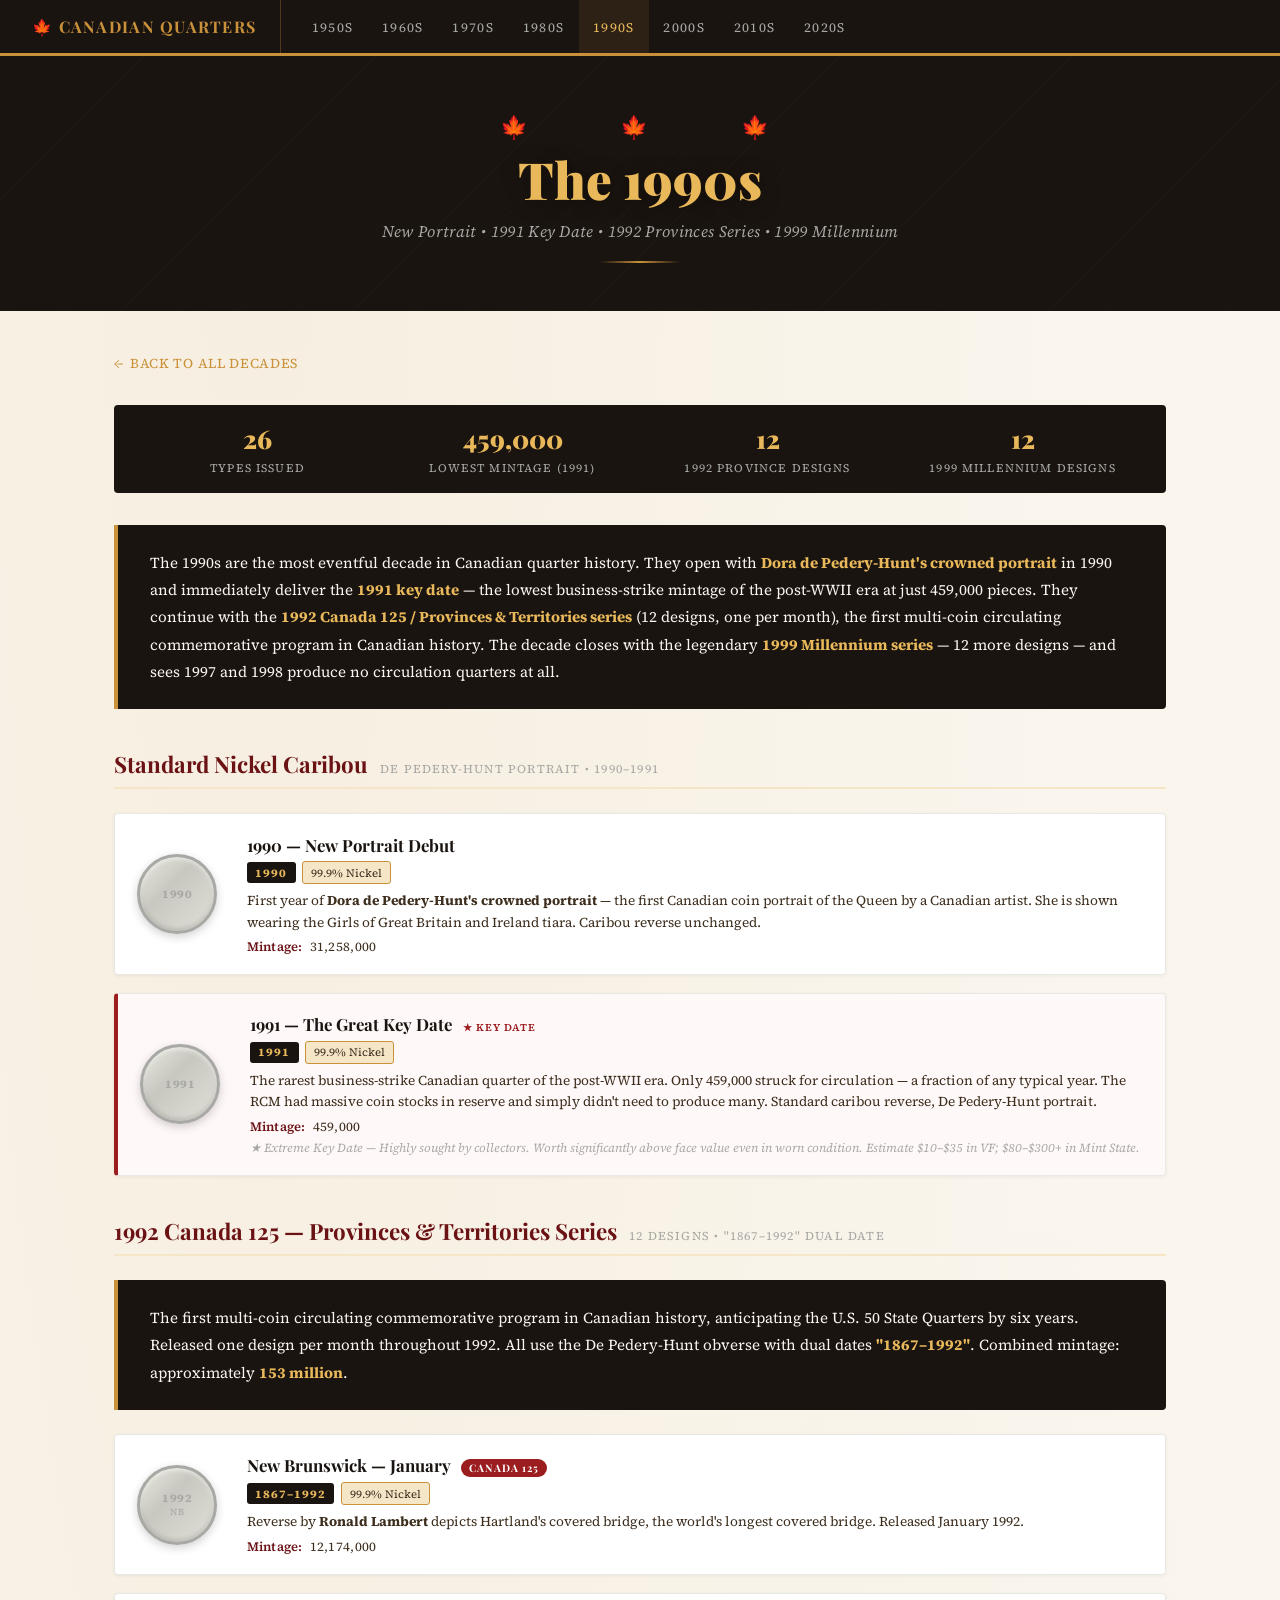
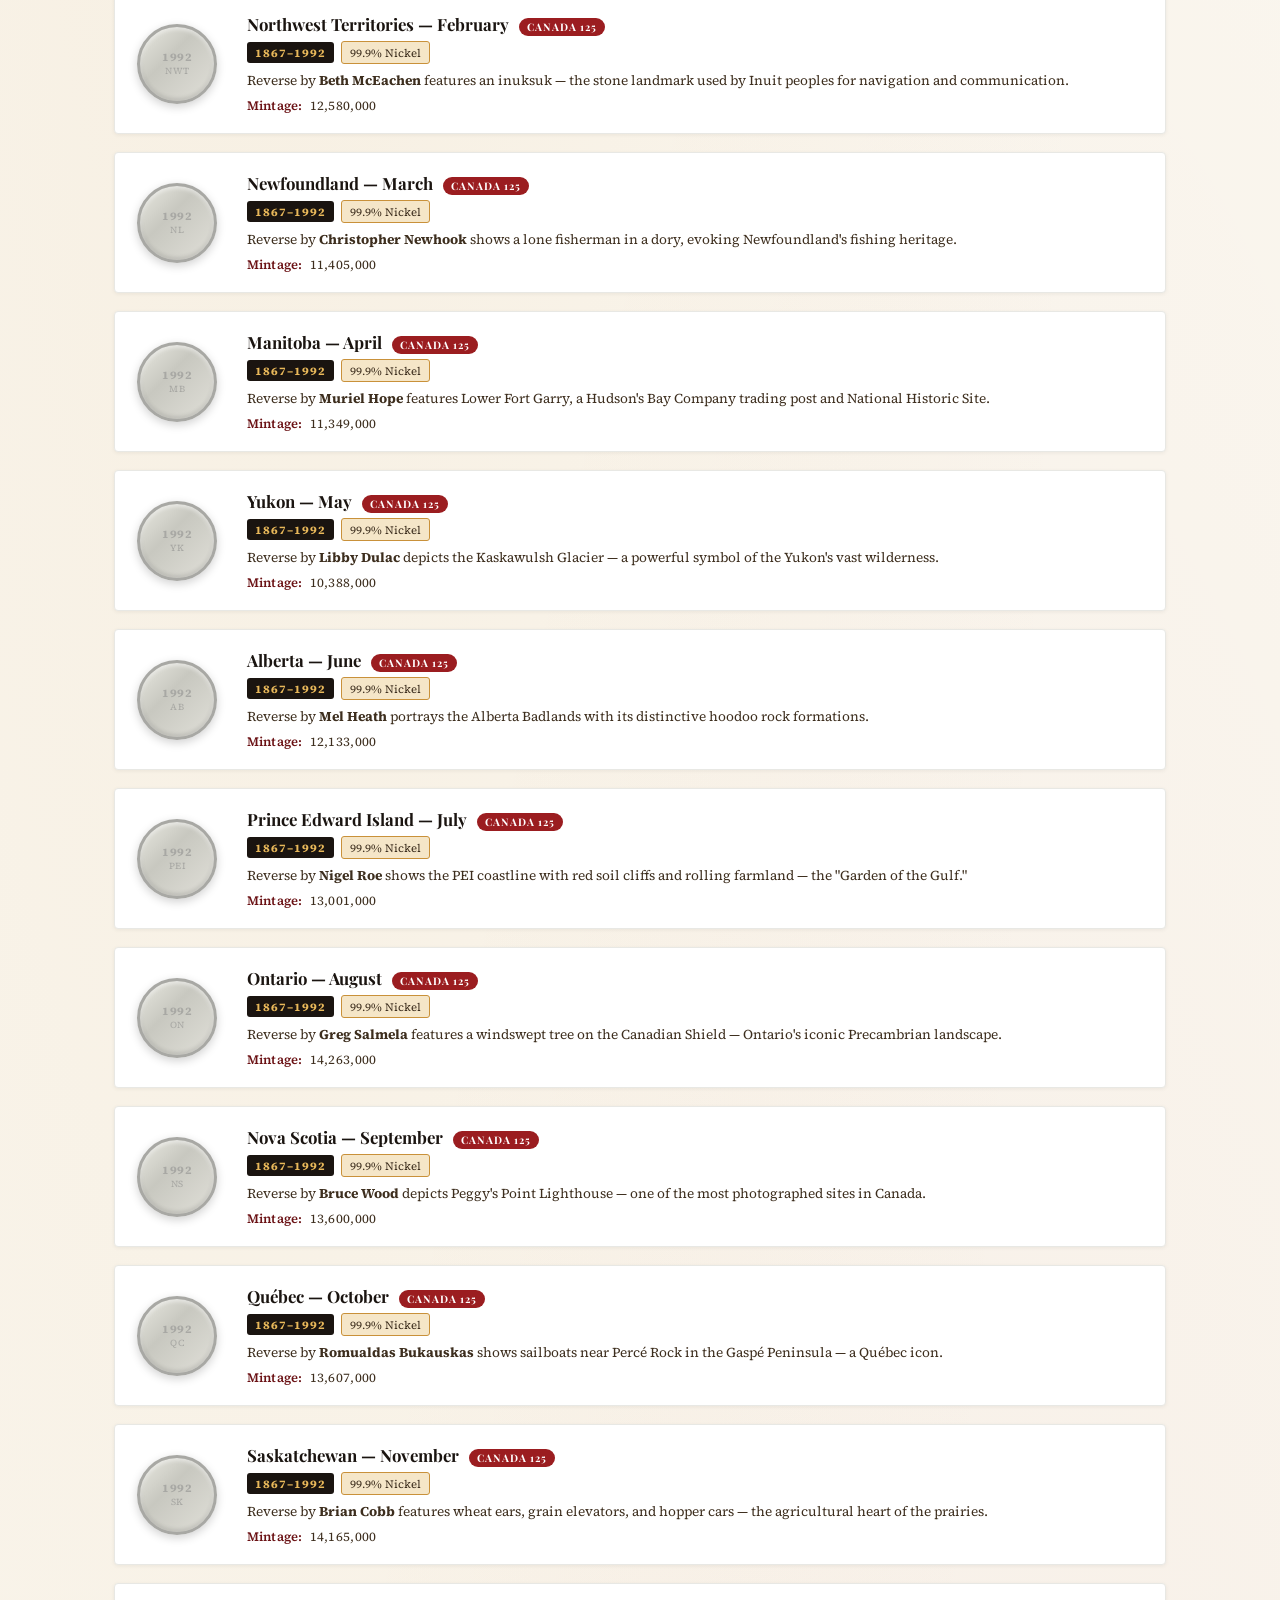
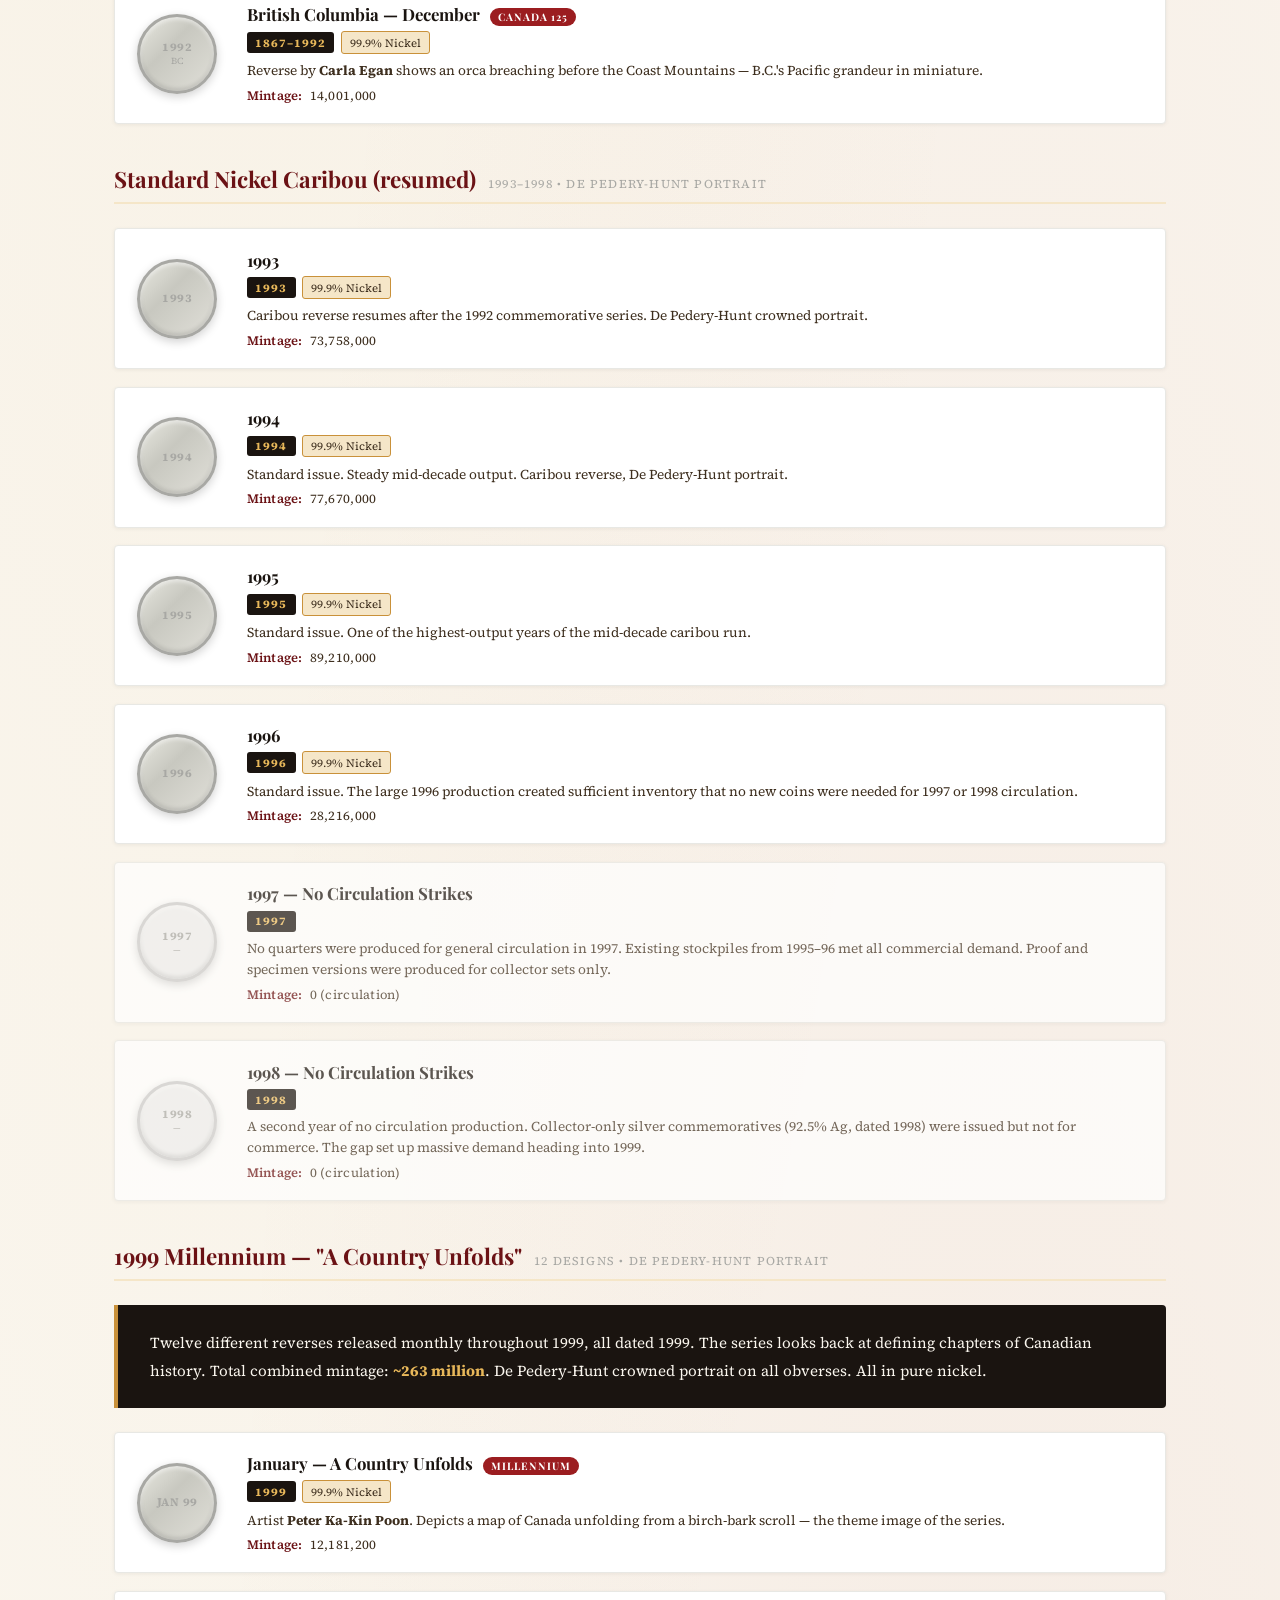
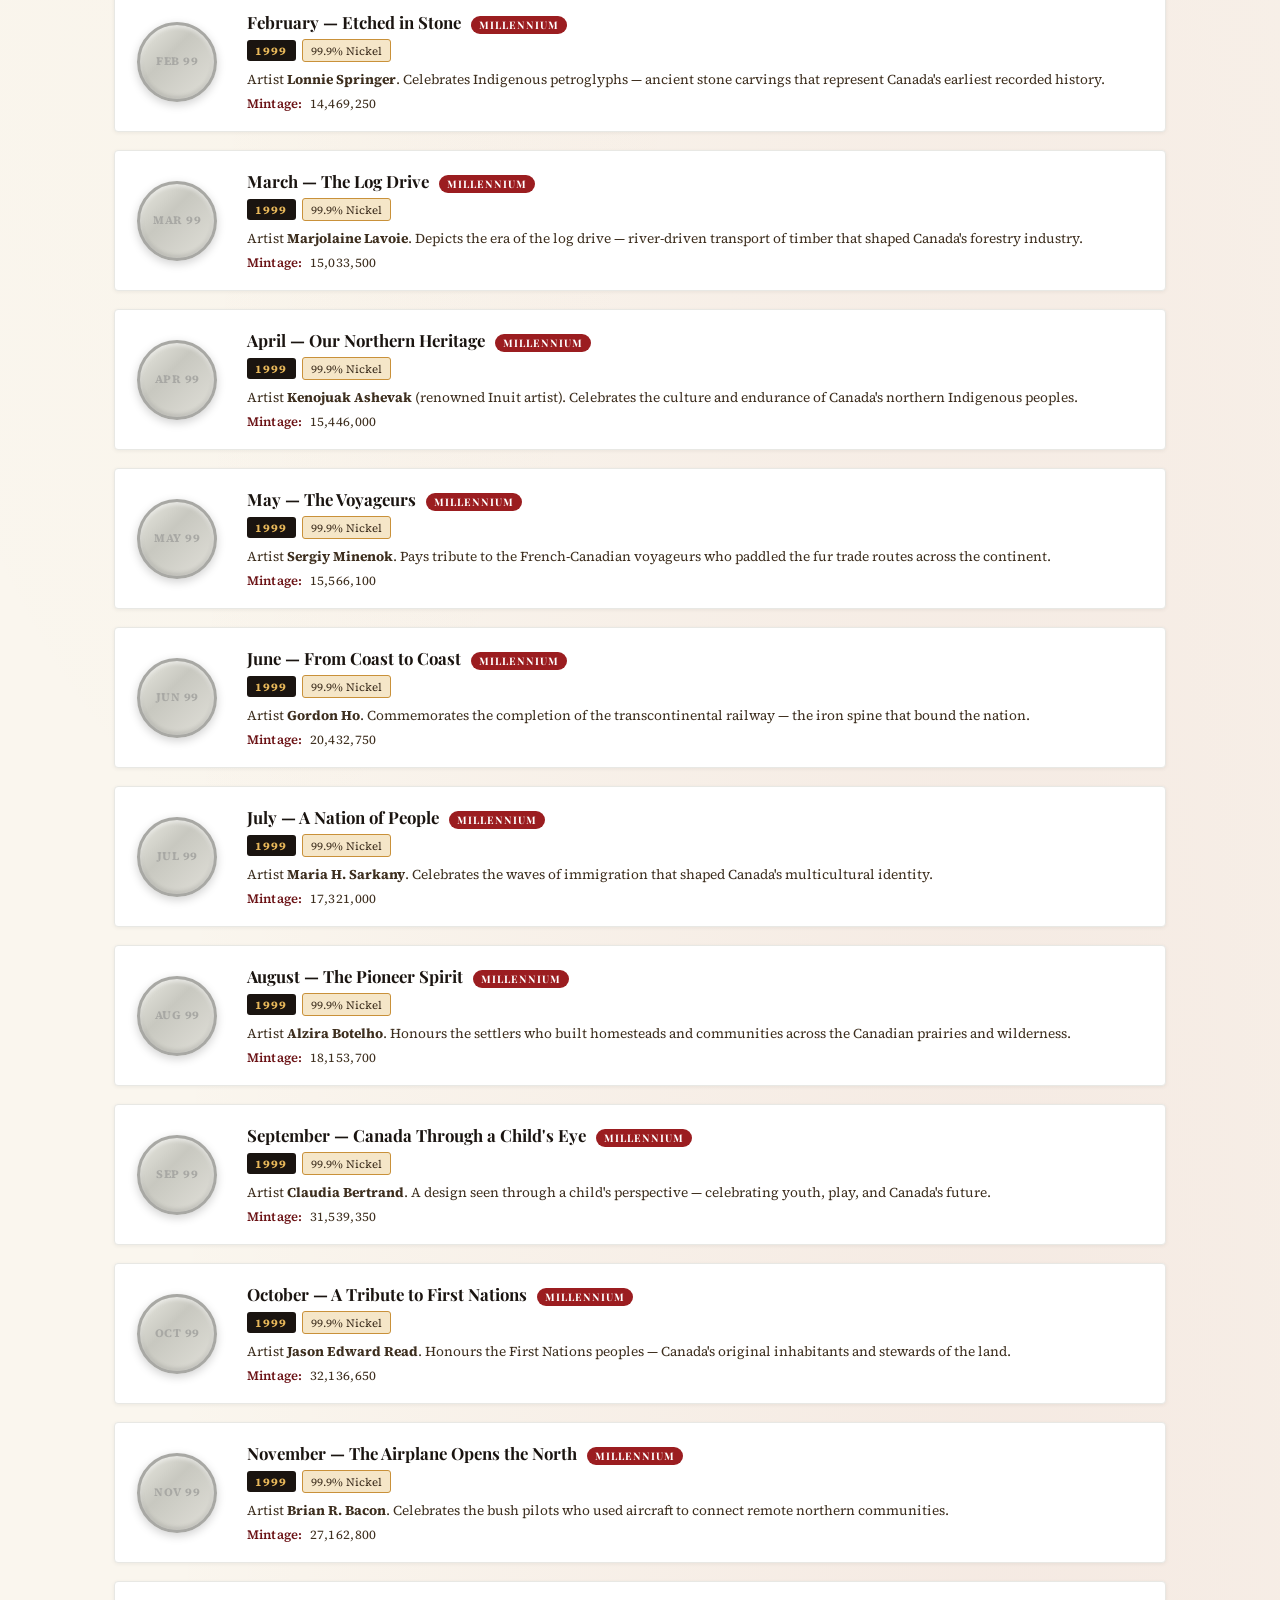
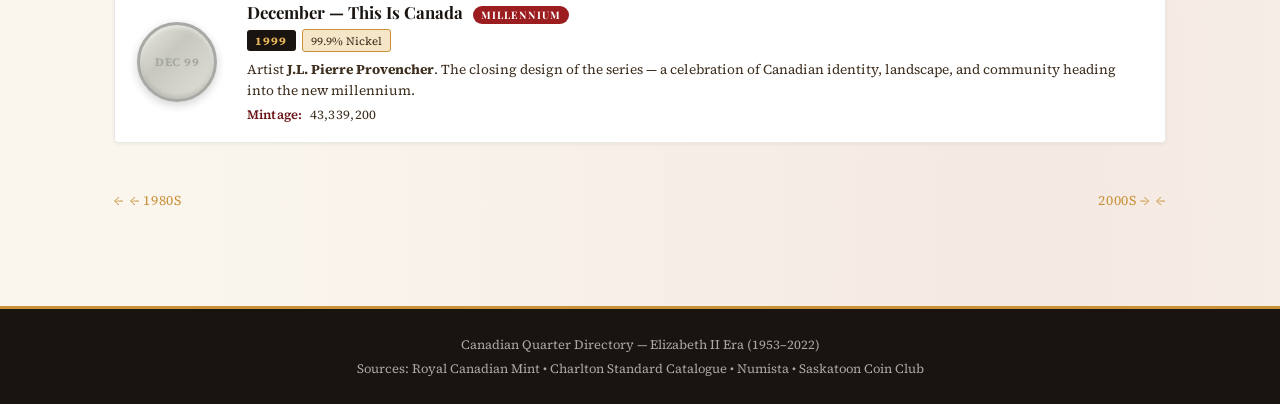
<file: 1990s.html>
<!DOCTYPE html>
<html lang="en">
<head>
  <meta charset="UTF-8" />
  <meta name="viewport" content="width=device-width, initial-scale=1.0" />
  <title>1990s Canadian Quarters — Elizabeth II Era</title>
  <link rel="stylesheet" href="style.css" />
</head>
<body>

<nav>
  <a class="nav-brand" href="index.html">🍁 Canadian Quarters</a>
  <ul class="nav-links">
    <li><a href="1950s.html">1950s</a></li>
    <li><a href="1960s.html">1960s</a></li>
    <li><a href="1970s.html">1970s</a></li>
    <li><a href="1980s.html">1980s</a></li>
    <li><a href="1990s.html" class="active">1990s</a></li>
    <li><a href="2000s.html">2000s</a></li>
    <li><a href="2010s.html">2010s</a></li>
    <li><a href="2020s.html">2020s</a></li>
  </ul>
</nav>

<header class="page-header">
  <span class="maple-accent">🍁 &nbsp; &nbsp; 🍁 &nbsp; &nbsp; 🍁</span>
  <h1>The 1990s</h1>
  <p class="subtitle">New Portrait &bull; 1991 Key Date &bull; 1992 Provinces Series &bull; 1999 Millennium</p>
  <div class="header-rule"></div>
</header>

<main class="container">
  <a class="back-link" href="index.html">Back to all decades</a>

  <div class="stats-bar">
    <div class="stat"><span class="stat-value">26</span><span class="stat-label">Types Issued</span></div>
    <div class="stat"><span class="stat-value">459,000</span><span class="stat-label">Lowest Mintage (1991)</span></div>
    <div class="stat"><span class="stat-value">12</span><span class="stat-label">1992 Province Designs</span></div>
    <div class="stat"><span class="stat-value">12</span><span class="stat-label">1999 Millennium Designs</span></div>
  </div>

  <div class="intro-box">
    The 1990s are the most eventful decade in Canadian quarter history. They open with <strong>Dora de Pedery-Hunt's crowned portrait</strong> in 1990 and immediately deliver the <strong>1991 key date</strong> — the lowest business-strike mintage of the post-WWII era at just 459,000 pieces. They continue with the <strong>1992 Canada 125 / Provinces &amp; Territories series</strong> (12 designs, one per month), the first multi-coin circulating commemorative program in Canadian history. The decade closes with the legendary <strong>1999 Millennium series</strong> — 12 more designs — and sees 1997 and 1998 produce no circulation quarters at all.
  </div>

  <!-- 1990–1991 Standard -->
  <h2 class="section-title">Standard Nickel Caribou <span>De Pedery-Hunt Portrait &bull; 1990–1991</span></h2>
  <div class="quarter-list">

    <div class="quarter-card">
      <div class="coin-placeholder"><span class="coin-year">1990</span></div>
      <div class="quarter-info">
        <h3>1990 — New Portrait Debut</h3>
        <span class="year-badge">1990</span><span class="composition-badge">99.9% Nickel</span>
        <p class="description">First year of <strong>Dora de Pedery-Hunt's crowned portrait</strong> — the first Canadian coin portrait of the Queen by a Canadian artist. She is shown wearing the Girls of Great Britain and Ireland tiara. Caribou reverse unchanged.</p>
        <p class="mintage">Mintage: <span>31,258,000</span></p>
      </div>
    </div>

    <div class="quarter-card key-date">
      <div class="coin-placeholder"><span class="coin-year">1991</span></div>
      <div class="quarter-info">
        <h3>1991 — The Great Key Date</h3>
        <span class="year-badge">1991</span><span class="composition-badge">99.9% Nickel</span>
        <p class="description">The rarest business-strike Canadian quarter of the post-WWII era. Only 459,000 struck for circulation — a fraction of any typical year. The RCM had massive coin stocks in reserve and simply didn't need to produce many. Standard caribou reverse, De Pedery-Hunt portrait.</p>
        <p class="mintage">Mintage: <span>459,000</span></p>
        <p class="note">★ Extreme Key Date — Highly sought by collectors. Worth significantly above face value even in worn condition. Estimate $10–$35 in VF; $80–$300+ in Mint State.</p>
      </div>
    </div>

  </div>

  <!-- 1992 Provinces Series -->
  <h2 class="section-title">1992 Canada 125 — Provinces &amp; Territories Series <span>12 Designs &bull; "1867–1992" Dual Date</span></h2>
  <div class="intro-box" style="margin-bottom:1.5rem;">
    The first multi-coin circulating commemorative program in Canadian history, anticipating the U.S. 50 State Quarters by six years. Released one design per month throughout 1992. All use the De Pedery-Hunt obverse with dual dates <strong>"1867–1992"</strong>. Combined mintage: approximately <strong>153 million</strong>.
  </div>
  <div class="quarter-list">

    <div class="quarter-card">
      <div class="coin-placeholder"><span class="coin-year">1992</span>NB</div>
      <div class="quarter-info">
        <h3>New Brunswick — January <span class="comm-badge">Canada 125</span></h3>
        <span class="year-badge">1867–1992</span><span class="composition-badge">99.9% Nickel</span>
        <p class="description">Reverse by <strong>Ronald Lambert</strong> depicts Hartland's covered bridge, the world's longest covered bridge. Released January 1992.</p>
        <p class="mintage">Mintage: <span>12,174,000</span></p>
      </div>
    </div>

    <div class="quarter-card">
      <div class="coin-placeholder"><span class="coin-year">1992</span>NWT</div>
      <div class="quarter-info">
        <h3>Northwest Territories — February <span class="comm-badge">Canada 125</span></h3>
        <span class="year-badge">1867–1992</span><span class="composition-badge">99.9% Nickel</span>
        <p class="description">Reverse by <strong>Beth McEachen</strong> features an inuksuk — the stone landmark used by Inuit peoples for navigation and communication.</p>
        <p class="mintage">Mintage: <span>12,580,000</span></p>
      </div>
    </div>

    <div class="quarter-card">
      <div class="coin-placeholder"><span class="coin-year">1992</span>NL</div>
      <div class="quarter-info">
        <h3>Newfoundland — March <span class="comm-badge">Canada 125</span></h3>
        <span class="year-badge">1867–1992</span><span class="composition-badge">99.9% Nickel</span>
        <p class="description">Reverse by <strong>Christopher Newhook</strong> shows a lone fisherman in a dory, evoking Newfoundland's fishing heritage.</p>
        <p class="mintage">Mintage: <span>11,405,000</span></p>
      </div>
    </div>

    <div class="quarter-card">
      <div class="coin-placeholder"><span class="coin-year">1992</span>MB</div>
      <div class="quarter-info">
        <h3>Manitoba — April <span class="comm-badge">Canada 125</span></h3>
        <span class="year-badge">1867–1992</span><span class="composition-badge">99.9% Nickel</span>
        <p class="description">Reverse by <strong>Muriel Hope</strong> features Lower Fort Garry, a Hudson's Bay Company trading post and National Historic Site.</p>
        <p class="mintage">Mintage: <span>11,349,000</span></p>
      </div>
    </div>

    <div class="quarter-card">
      <div class="coin-placeholder"><span class="coin-year">1992</span>YK</div>
      <div class="quarter-info">
        <h3>Yukon — May <span class="comm-badge">Canada 125</span></h3>
        <span class="year-badge">1867–1992</span><span class="composition-badge">99.9% Nickel</span>
        <p class="description">Reverse by <strong>Libby Dulac</strong> depicts the Kaskawulsh Glacier — a powerful symbol of the Yukon's vast wilderness.</p>
        <p class="mintage">Mintage: <span>10,388,000</span></p>
      </div>
    </div>

    <div class="quarter-card">
      <div class="coin-placeholder"><span class="coin-year">1992</span>AB</div>
      <div class="quarter-info">
        <h3>Alberta — June <span class="comm-badge">Canada 125</span></h3>
        <span class="year-badge">1867–1992</span><span class="composition-badge">99.9% Nickel</span>
        <p class="description">Reverse by <strong>Mel Heath</strong> portrays the Alberta Badlands with its distinctive hoodoo rock formations.</p>
        <p class="mintage">Mintage: <span>12,133,000</span></p>
      </div>
    </div>

    <div class="quarter-card">
      <div class="coin-placeholder"><span class="coin-year">1992</span>PEI</div>
      <div class="quarter-info">
        <h3>Prince Edward Island — July <span class="comm-badge">Canada 125</span></h3>
        <span class="year-badge">1867–1992</span><span class="composition-badge">99.9% Nickel</span>
        <p class="description">Reverse by <strong>Nigel Roe</strong> shows the PEI coastline with red soil cliffs and rolling farmland — the "Garden of the Gulf."</p>
        <p class="mintage">Mintage: <span>13,001,000</span></p>
      </div>
    </div>

    <div class="quarter-card">
      <div class="coin-placeholder"><span class="coin-year">1992</span>ON</div>
      <div class="quarter-info">
        <h3>Ontario — August <span class="comm-badge">Canada 125</span></h3>
        <span class="year-badge">1867–1992</span><span class="composition-badge">99.9% Nickel</span>
        <p class="description">Reverse by <strong>Greg Salmela</strong> features a windswept tree on the Canadian Shield — Ontario's iconic Precambrian landscape.</p>
        <p class="mintage">Mintage: <span>14,263,000</span></p>
      </div>
    </div>

    <div class="quarter-card">
      <div class="coin-placeholder"><span class="coin-year">1992</span>NS</div>
      <div class="quarter-info">
        <h3>Nova Scotia — September <span class="comm-badge">Canada 125</span></h3>
        <span class="year-badge">1867–1992</span><span class="composition-badge">99.9% Nickel</span>
        <p class="description">Reverse by <strong>Bruce Wood</strong> depicts Peggy's Point Lighthouse — one of the most photographed sites in Canada.</p>
        <p class="mintage">Mintage: <span>13,600,000</span></p>
      </div>
    </div>

    <div class="quarter-card">
      <div class="coin-placeholder"><span class="coin-year">1992</span>QC</div>
      <div class="quarter-info">
        <h3>Québec — October <span class="comm-badge">Canada 125</span></h3>
        <span class="year-badge">1867–1992</span><span class="composition-badge">99.9% Nickel</span>
        <p class="description">Reverse by <strong>Romualdas Bukauskas</strong> shows sailboats near Percé Rock in the Gaspé Peninsula — a Québec icon.</p>
        <p class="mintage">Mintage: <span>13,607,000</span></p>
      </div>
    </div>

    <div class="quarter-card">
      <div class="coin-placeholder"><span class="coin-year">1992</span>SK</div>
      <div class="quarter-info">
        <h3>Saskatchewan — November <span class="comm-badge">Canada 125</span></h3>
        <span class="year-badge">1867–1992</span><span class="composition-badge">99.9% Nickel</span>
        <p class="description">Reverse by <strong>Brian Cobb</strong> features wheat ears, grain elevators, and hopper cars — the agricultural heart of the prairies.</p>
        <p class="mintage">Mintage: <span>14,165,000</span></p>
      </div>
    </div>

    <div class="quarter-card">
      <div class="coin-placeholder"><span class="coin-year">1992</span>BC</div>
      <div class="quarter-info">
        <h3>British Columbia — December <span class="comm-badge">Canada 125</span></h3>
        <span class="year-badge">1867–1992</span><span class="composition-badge">99.9% Nickel</span>
        <p class="description">Reverse by <strong>Carla Egan</strong> shows an orca breaching before the Coast Mountains — B.C.'s Pacific grandeur in miniature.</p>
        <p class="mintage">Mintage: <span>14,001,000</span></p>
      </div>
    </div>

  </div>

  <!-- 1993–1998 Standard -->
  <h2 class="section-title">Standard Nickel Caribou (resumed) <span>1993–1998 &bull; De Pedery-Hunt Portrait</span></h2>
  <div class="quarter-list">

    <div class="quarter-card">
      <div class="coin-placeholder"><span class="coin-year">1993</span></div>
      <div class="quarter-info">
        <h3>1993</h3>
        <span class="year-badge">1993</span><span class="composition-badge">99.9% Nickel</span>
        <p class="description">Caribou reverse resumes after the 1992 commemorative series. De Pedery-Hunt crowned portrait.</p>
        <p class="mintage">Mintage: <span>73,758,000</span></p>
      </div>
    </div>

    <div class="quarter-card">
      <div class="coin-placeholder"><span class="coin-year">1994</span></div>
      <div class="quarter-info">
        <h3>1994</h3>
        <span class="year-badge">1994</span><span class="composition-badge">99.9% Nickel</span>
        <p class="description">Standard issue. Steady mid-decade output. Caribou reverse, De Pedery-Hunt portrait.</p>
        <p class="mintage">Mintage: <span>77,670,000</span></p>
      </div>
    </div>

    <div class="quarter-card">
      <div class="coin-placeholder"><span class="coin-year">1995</span></div>
      <div class="quarter-info">
        <h3>1995</h3>
        <span class="year-badge">1995</span><span class="composition-badge">99.9% Nickel</span>
        <p class="description">Standard issue. One of the highest-output years of the mid-decade caribou run.</p>
        <p class="mintage">Mintage: <span>89,210,000</span></p>
      </div>
    </div>

    <div class="quarter-card">
      <div class="coin-placeholder"><span class="coin-year">1996</span></div>
      <div class="quarter-info">
        <h3>1996</h3>
        <span class="year-badge">1996</span><span class="composition-badge">99.9% Nickel</span>
        <p class="description">Standard issue. The large 1996 production created sufficient inventory that no new coins were needed for 1997 or 1998 circulation.</p>
        <p class="mintage">Mintage: <span>28,216,000</span></p>
      </div>
    </div>

    <div class="quarter-card" style="opacity:0.7;">
      <div class="coin-placeholder" style="background:#eee; border-color:#ccc;"><span class="coin-year">1997</span>—</div>
      <div class="quarter-info">
        <h3>1997 — No Circulation Strikes</h3>
        <span class="year-badge">1997</span>
        <p class="description">No quarters were produced for general circulation in 1997. Existing stockpiles from 1995–96 met all commercial demand. Proof and specimen versions were produced for collector sets only.</p>
        <p class="mintage">Mintage: <span>0 (circulation)</span></p>
      </div>
    </div>

    <div class="quarter-card" style="opacity:0.7;">
      <div class="coin-placeholder" style="background:#eee; border-color:#ccc;"><span class="coin-year">1998</span>—</div>
      <div class="quarter-info">
        <h3>1998 — No Circulation Strikes</h3>
        <span class="year-badge">1998</span>
        <p class="description">A second year of no circulation production. Collector-only silver commemoratives (92.5% Ag, dated 1998) were issued but not for commerce. The gap set up massive demand heading into 1999.</p>
        <p class="mintage">Mintage: <span>0 (circulation)</span></p>
      </div>
    </div>

  </div>

  <!-- 1999 Millennium -->
  <h2 class="section-title">1999 Millennium — "A Country Unfolds" <span>12 Designs &bull; De Pedery-Hunt Portrait</span></h2>
  <div class="intro-box" style="margin-bottom:1.5rem;">
    Twelve different reverses released monthly throughout 1999, all dated 1999. The series looks back at defining chapters of Canadian history. Total combined mintage: <strong>~263 million</strong>. De Pedery-Hunt crowned portrait on all obverses. All in pure nickel.
  </div>
  <div class="quarter-list">

    <div class="quarter-card">
      <div class="coin-placeholder"><span class="coin-year">Jan 99</span></div>
      <div class="quarter-info">
        <h3>January — A Country Unfolds <span class="comm-badge">Millennium</span></h3>
        <span class="year-badge">1999</span><span class="composition-badge">99.9% Nickel</span>
        <p class="description">Artist <strong>Peter Ka-Kin Poon</strong>. Depicts a map of Canada unfolding from a birch-bark scroll — the theme image of the series.</p>
        <p class="mintage">Mintage: <span>12,181,200</span></p>
      </div>
    </div>

    <div class="quarter-card">
      <div class="coin-placeholder"><span class="coin-year">Feb 99</span></div>
      <div class="quarter-info">
        <h3>February — Etched in Stone <span class="comm-badge">Millennium</span></h3>
        <span class="year-badge">1999</span><span class="composition-badge">99.9% Nickel</span>
        <p class="description">Artist <strong>Lonnie Springer</strong>. Celebrates Indigenous petroglyphs — ancient stone carvings that represent Canada's earliest recorded history.</p>
        <p class="mintage">Mintage: <span>14,469,250</span></p>
      </div>
    </div>

    <div class="quarter-card">
      <div class="coin-placeholder"><span class="coin-year">Mar 99</span></div>
      <div class="quarter-info">
        <h3>March — The Log Drive <span class="comm-badge">Millennium</span></h3>
        <span class="year-badge">1999</span><span class="composition-badge">99.9% Nickel</span>
        <p class="description">Artist <strong>Marjolaine Lavoie</strong>. Depicts the era of the log drive — river-driven transport of timber that shaped Canada's forestry industry.</p>
        <p class="mintage">Mintage: <span>15,033,500</span></p>
      </div>
    </div>

    <div class="quarter-card">
      <div class="coin-placeholder"><span class="coin-year">Apr 99</span></div>
      <div class="quarter-info">
        <h3>April — Our Northern Heritage <span class="comm-badge">Millennium</span></h3>
        <span class="year-badge">1999</span><span class="composition-badge">99.9% Nickel</span>
        <p class="description">Artist <strong>Kenojuak Ashevak</strong> (renowned Inuit artist). Celebrates the culture and endurance of Canada's northern Indigenous peoples.</p>
        <p class="mintage">Mintage: <span>15,446,000</span></p>
      </div>
    </div>

    <div class="quarter-card">
      <div class="coin-placeholder"><span class="coin-year">May 99</span></div>
      <div class="quarter-info">
        <h3>May — The Voyageurs <span class="comm-badge">Millennium</span></h3>
        <span class="year-badge">1999</span><span class="composition-badge">99.9% Nickel</span>
        <p class="description">Artist <strong>Sergiy Minenok</strong>. Pays tribute to the French-Canadian voyageurs who paddled the fur trade routes across the continent.</p>
        <p class="mintage">Mintage: <span>15,566,100</span></p>
      </div>
    </div>

    <div class="quarter-card">
      <div class="coin-placeholder"><span class="coin-year">Jun 99</span></div>
      <div class="quarter-info">
        <h3>June — From Coast to Coast <span class="comm-badge">Millennium</span></h3>
        <span class="year-badge">1999</span><span class="composition-badge">99.9% Nickel</span>
        <p class="description">Artist <strong>Gordon Ho</strong>. Commemorates the completion of the transcontinental railway — the iron spine that bound the nation.</p>
        <p class="mintage">Mintage: <span>20,432,750</span></p>
      </div>
    </div>

    <div class="quarter-card">
      <div class="coin-placeholder"><span class="coin-year">Jul 99</span></div>
      <div class="quarter-info">
        <h3>July — A Nation of People <span class="comm-badge">Millennium</span></h3>
        <span class="year-badge">1999</span><span class="composition-badge">99.9% Nickel</span>
        <p class="description">Artist <strong>Maria H. Sarkany</strong>. Celebrates the waves of immigration that shaped Canada's multicultural identity.</p>
        <p class="mintage">Mintage: <span>17,321,000</span></p>
      </div>
    </div>

    <div class="quarter-card">
      <div class="coin-placeholder"><span class="coin-year">Aug 99</span></div>
      <div class="quarter-info">
        <h3>August — The Pioneer Spirit <span class="comm-badge">Millennium</span></h3>
        <span class="year-badge">1999</span><span class="composition-badge">99.9% Nickel</span>
        <p class="description">Artist <strong>Alzira Botelho</strong>. Honours the settlers who built homesteads and communities across the Canadian prairies and wilderness.</p>
        <p class="mintage">Mintage: <span>18,153,700</span></p>
      </div>
    </div>

    <div class="quarter-card">
      <div class="coin-placeholder"><span class="coin-year">Sep 99</span></div>
      <div class="quarter-info">
        <h3>September — Canada Through a Child's Eye <span class="comm-badge">Millennium</span></h3>
        <span class="year-badge">1999</span><span class="composition-badge">99.9% Nickel</span>
        <p class="description">Artist <strong>Claudia Bertrand</strong>. A design seen through a child's perspective — celebrating youth, play, and Canada's future.</p>
        <p class="mintage">Mintage: <span>31,539,350</span></p>
      </div>
    </div>

    <div class="quarter-card">
      <div class="coin-placeholder"><span class="coin-year">Oct 99</span></div>
      <div class="quarter-info">
        <h3>October — A Tribute to First Nations <span class="comm-badge">Millennium</span></h3>
        <span class="year-badge">1999</span><span class="composition-badge">99.9% Nickel</span>
        <p class="description">Artist <strong>Jason Edward Read</strong>. Honours the First Nations peoples — Canada's original inhabitants and stewards of the land.</p>
        <p class="mintage">Mintage: <span>32,136,650</span></p>
      </div>
    </div>

    <div class="quarter-card">
      <div class="coin-placeholder"><span class="coin-year">Nov 99</span></div>
      <div class="quarter-info">
        <h3>November — The Airplane Opens the North <span class="comm-badge">Millennium</span></h3>
        <span class="year-badge">1999</span><span class="composition-badge">99.9% Nickel</span>
        <p class="description">Artist <strong>Brian R. Bacon</strong>. Celebrates the bush pilots who used aircraft to connect remote northern communities.</p>
        <p class="mintage">Mintage: <span>27,162,800</span></p>
      </div>
    </div>

    <div class="quarter-card">
      <div class="coin-placeholder"><span class="coin-year">Dec 99</span></div>
      <div class="quarter-info">
        <h3>December — This Is Canada <span class="comm-badge">Millennium</span></h3>
        <span class="year-badge">1999</span><span class="composition-badge">99.9% Nickel</span>
        <p class="description">Artist <strong>J.L. Pierre Provencher</strong>. The closing design of the series — a celebration of Canadian identity, landscape, and community heading into the new millennium.</p>
        <p class="mintage">Mintage: <span>43,339,200</span></p>
      </div>
    </div>

  </div>

  <div style="display:flex; justify-content:space-between; margin-top:3rem; flex-wrap:wrap; gap:1rem;">
    <a class="back-link" href="1980s.html">← 1980s</a>
    <a class="back-link" href="2000s.html" style="flex-direction:row-reverse;">2000s →</a>
  </div>
</main>

<footer>
  <p>Canadian Quarter Directory &mdash; Elizabeth II Era (1953–2022)</p>
  <p>Sources: Royal Canadian Mint &bull; Charlton Standard Catalogue &bull; Numista &bull; Saskatoon Coin Club</p>
</footer>
</body>
</html>
</file>
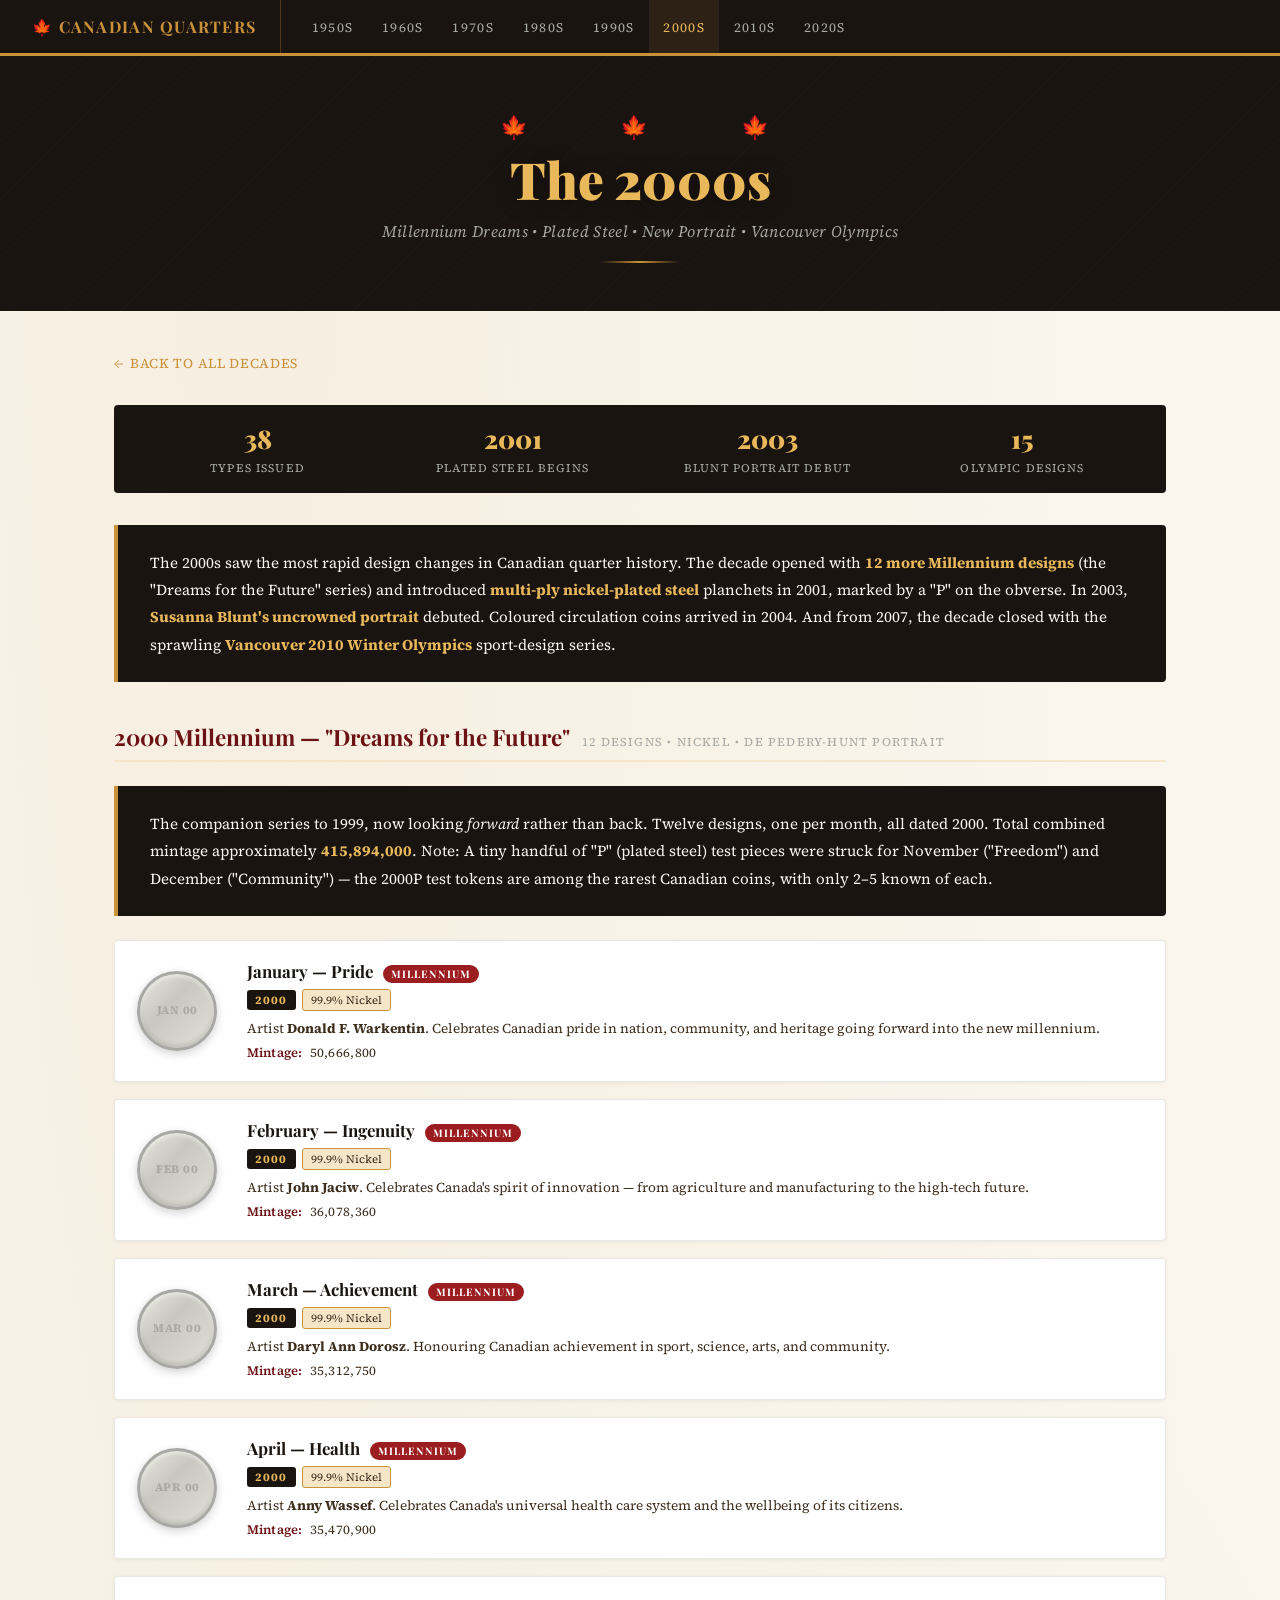
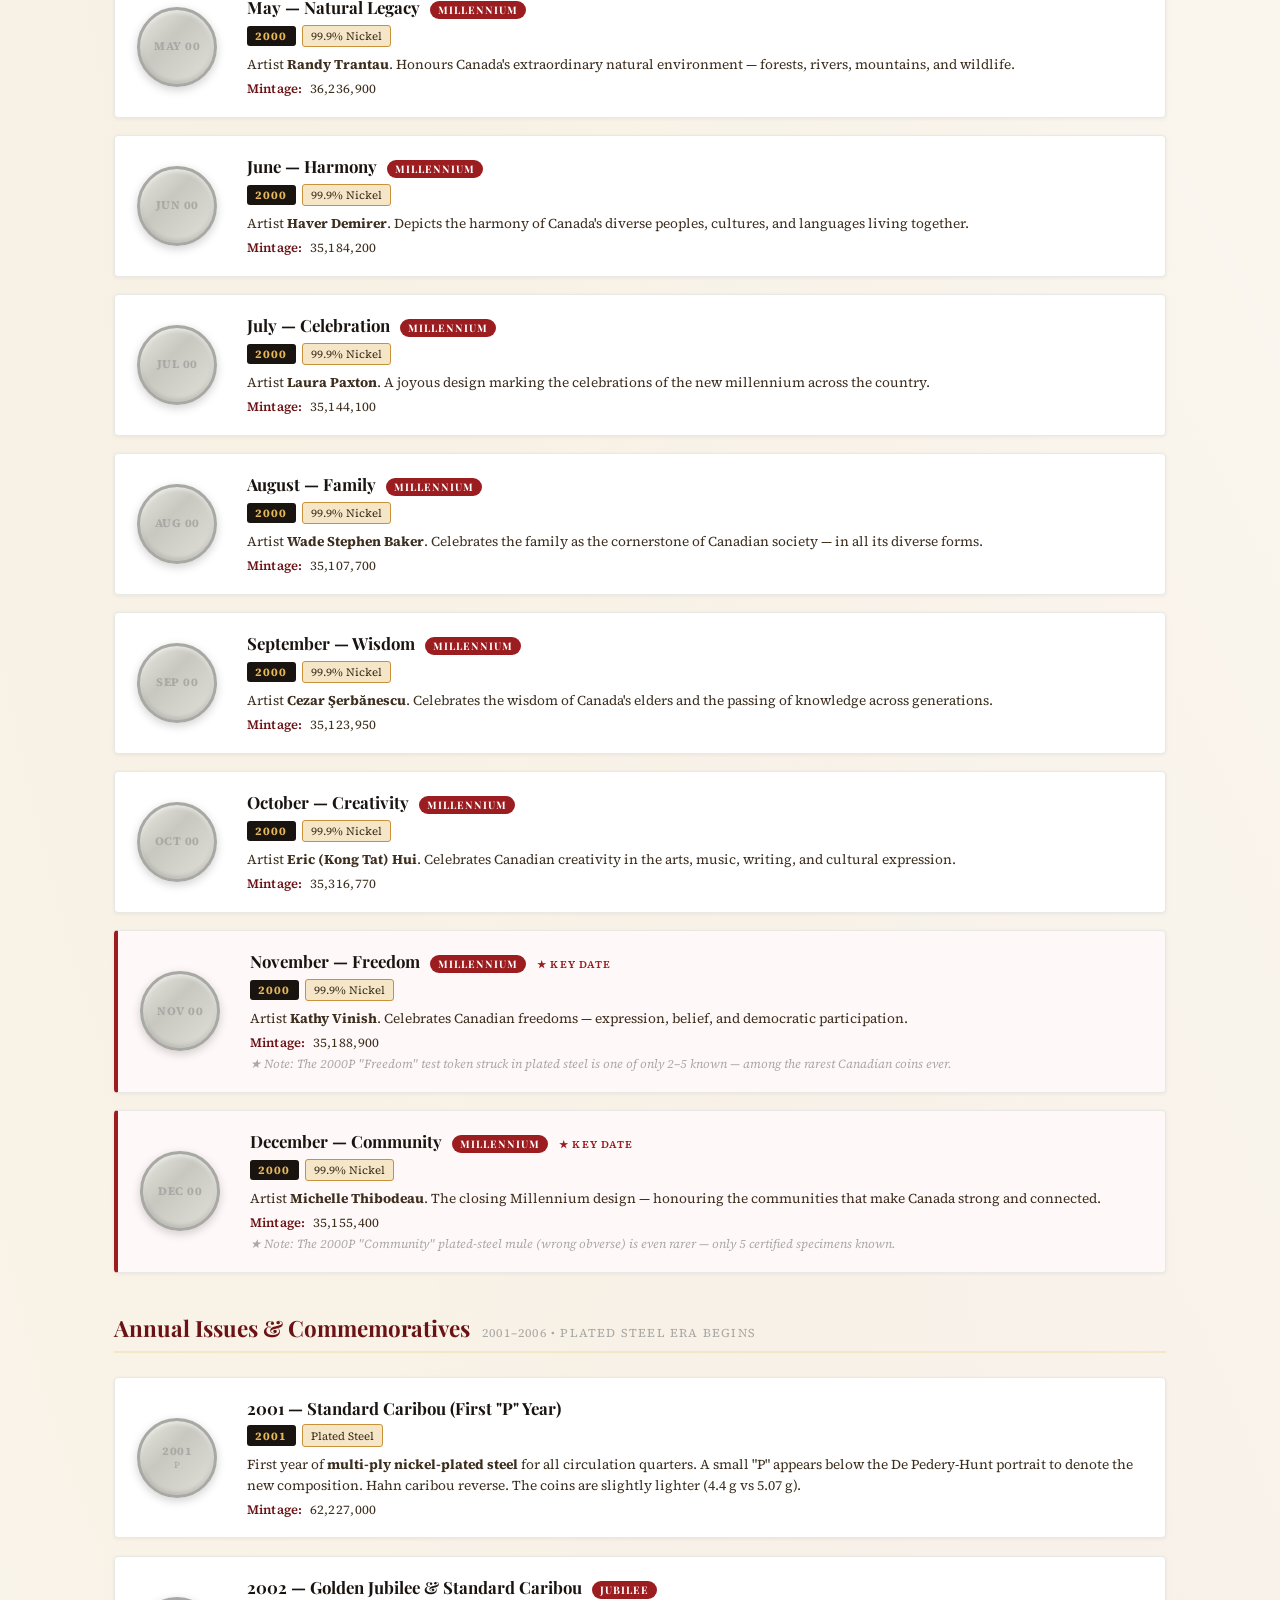
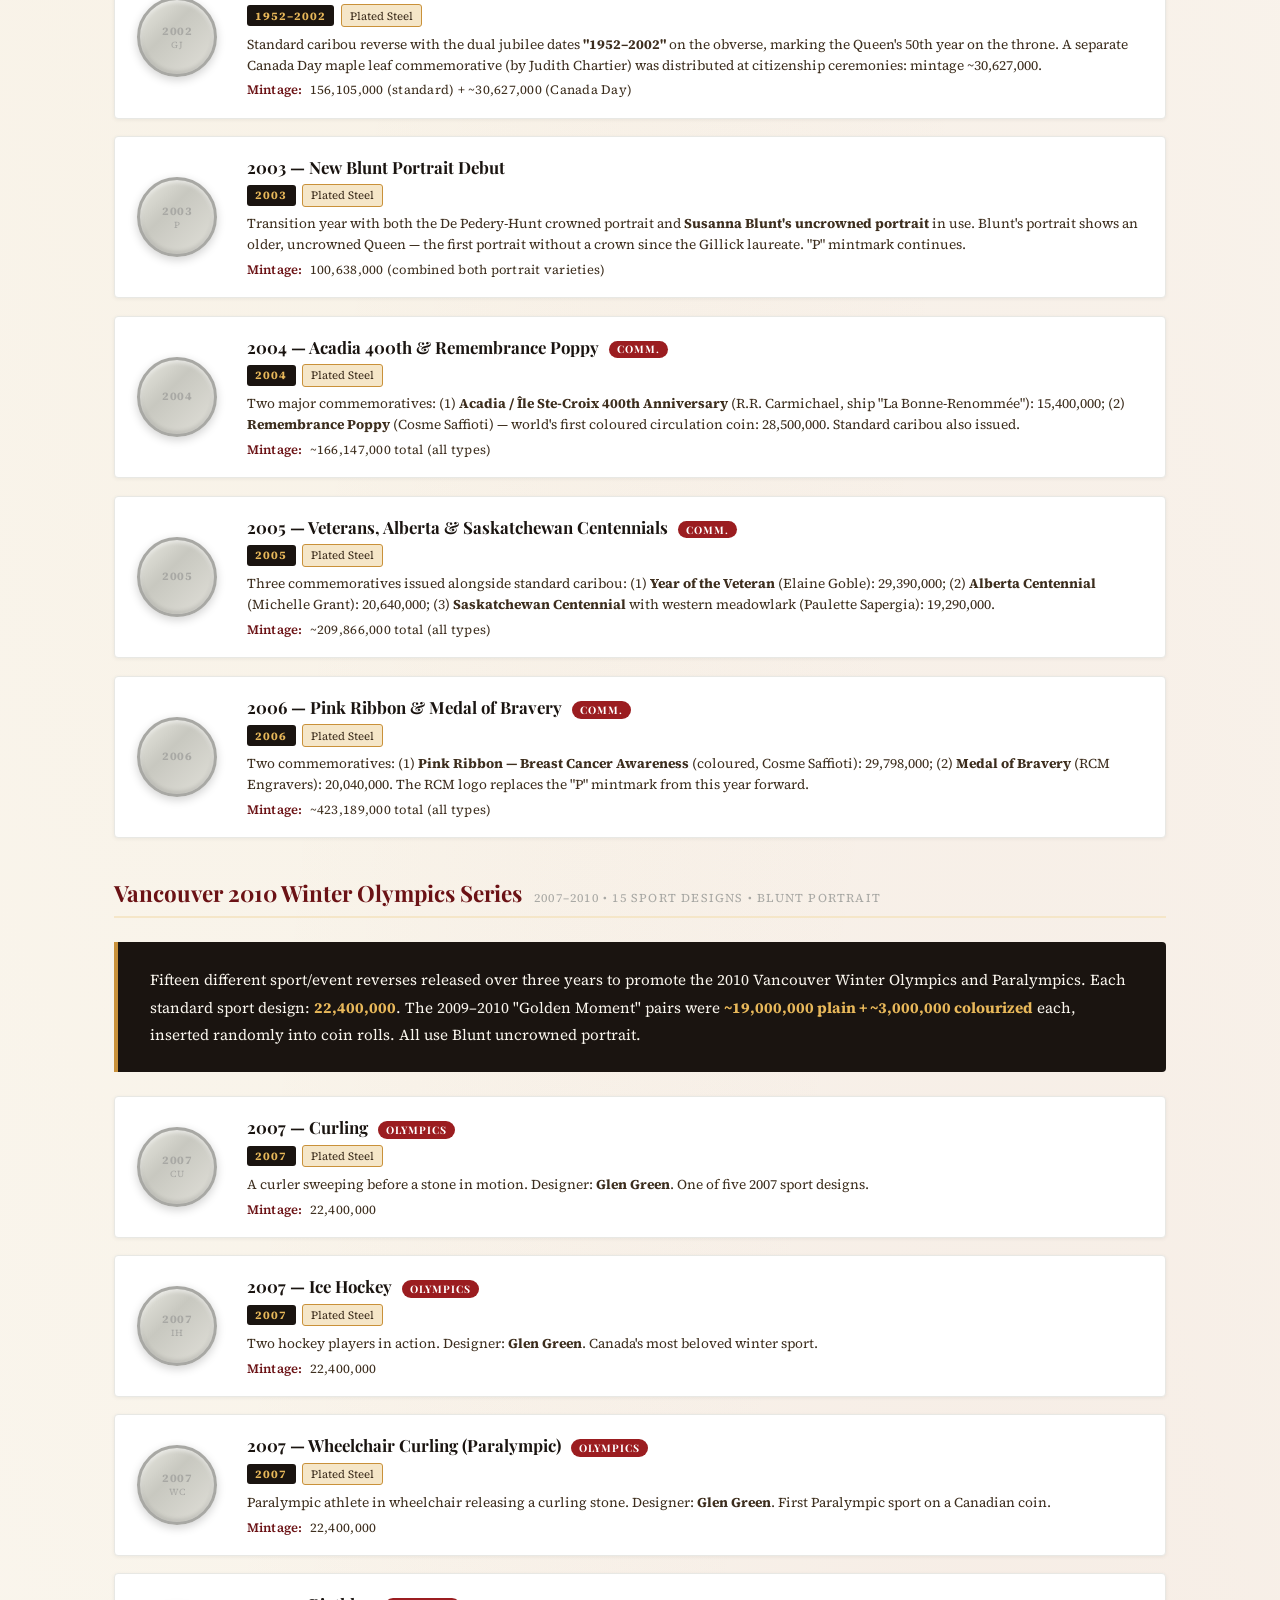
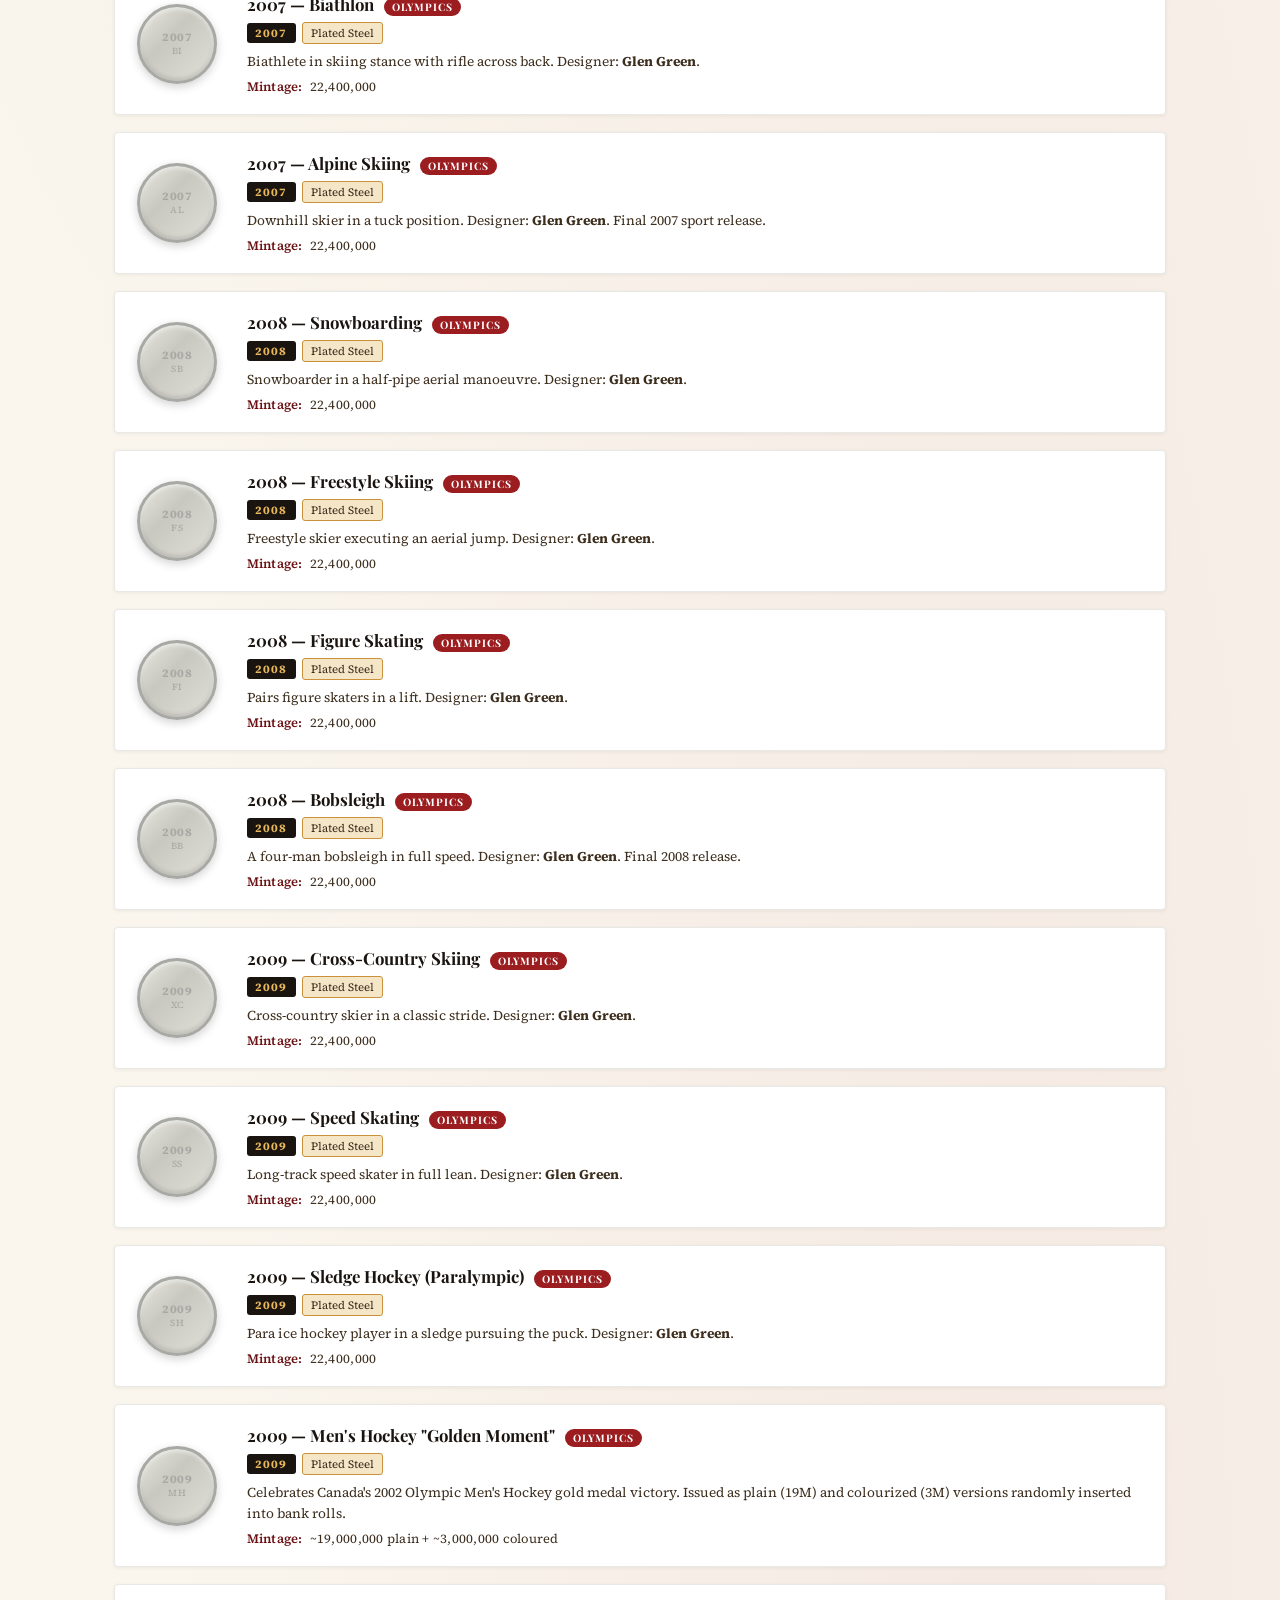
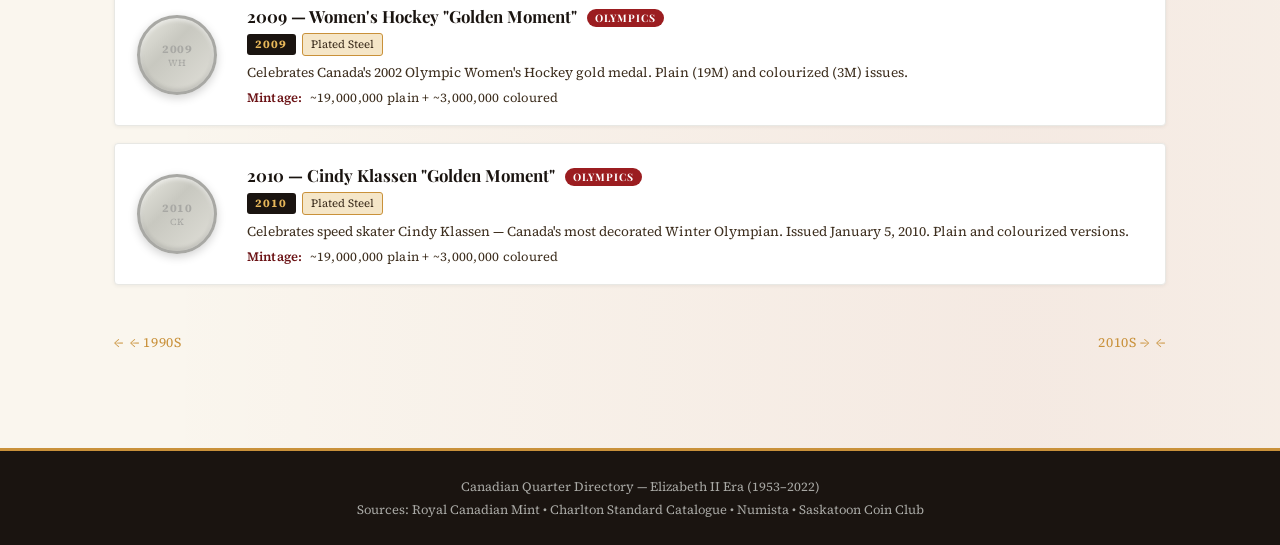
<file: 2000s.html>
<!DOCTYPE html>
<html lang="en">
<head>
  <meta charset="UTF-8" />
  <meta name="viewport" content="width=device-width, initial-scale=1.0" />
  <title>2000s Canadian Quarters — Elizabeth II Era</title>
  <link rel="stylesheet" href="style.css" />
</head>
<body>

<nav>
  <a class="nav-brand" href="index.html">🍁 Canadian Quarters</a>
  <ul class="nav-links">
    <li><a href="1950s.html">1950s</a></li>
    <li><a href="1960s.html">1960s</a></li>
    <li><a href="1970s.html">1970s</a></li>
    <li><a href="1980s.html">1980s</a></li>
    <li><a href="1990s.html">1990s</a></li>
    <li><a href="2000s.html" class="active">2000s</a></li>
    <li><a href="2010s.html">2010s</a></li>
    <li><a href="2020s.html">2020s</a></li>
  </ul>
</nav>

<header class="page-header">
  <span class="maple-accent">🍁 &nbsp; &nbsp; 🍁 &nbsp; &nbsp; 🍁</span>
  <h1>The 2000s</h1>
  <p class="subtitle">Millennium Dreams &bull; Plated Steel &bull; New Portrait &bull; Vancouver Olympics</p>
  <div class="header-rule"></div>
</header>

<main class="container">
  <a class="back-link" href="index.html">Back to all decades</a>

  <div class="stats-bar">
    <div class="stat"><span class="stat-value">38</span><span class="stat-label">Types Issued</span></div>
    <div class="stat"><span class="stat-value">2001</span><span class="stat-label">Plated Steel Begins</span></div>
    <div class="stat"><span class="stat-value">2003</span><span class="stat-label">Blunt Portrait Debut</span></div>
    <div class="stat"><span class="stat-value">15</span><span class="stat-label">Olympic Designs</span></div>
  </div>

  <div class="intro-box">
    The 2000s saw the most rapid design changes in Canadian quarter history. The decade opened with <strong>12 more Millennium designs</strong> (the "Dreams for the Future" series) and introduced <strong>multi-ply nickel-plated steel</strong> planchets in 2001, marked by a "P" on the obverse. In 2003, <strong>Susanna Blunt's uncrowned portrait</strong> debuted. Coloured circulation coins arrived in 2004. And from 2007, the decade closed with the sprawling <strong>Vancouver 2010 Winter Olympics</strong> sport-design series.
  </div>

  <!-- 2000 Millennium "Dreams" Series -->
  <h2 class="section-title">2000 Millennium — "Dreams for the Future" <span>12 Designs &bull; Nickel &bull; De Pedery-Hunt Portrait</span></h2>
  <div class="intro-box" style="margin-bottom:1.5rem;">
    The companion series to 1999, now looking <em>forward</em> rather than back. Twelve designs, one per month, all dated 2000. Total combined mintage approximately <strong>415,894,000</strong>. Note: A tiny handful of "P" (plated steel) test pieces were struck for November ("Freedom") and December ("Community") — the 2000P test tokens are among the rarest Canadian coins, with only 2–5 known of each.
  </div>
  <div class="quarter-list">

    <div class="quarter-card">
      <div class="coin-placeholder"><span class="coin-year">Jan 00</span></div>
      <div class="quarter-info">
        <h3>January — Pride <span class="comm-badge">Millennium</span></h3>
        <span class="year-badge">2000</span><span class="composition-badge">99.9% Nickel</span>
        <p class="description">Artist <strong>Donald F. Warkentin</strong>. Celebrates Canadian pride in nation, community, and heritage going forward into the new millennium.</p>
        <p class="mintage">Mintage: <span>50,666,800</span></p>
      </div>
    </div>

    <div class="quarter-card">
      <div class="coin-placeholder"><span class="coin-year">Feb 00</span></div>
      <div class="quarter-info">
        <h3>February — Ingenuity <span class="comm-badge">Millennium</span></h3>
        <span class="year-badge">2000</span><span class="composition-badge">99.9% Nickel</span>
        <p class="description">Artist <strong>John Jaciw</strong>. Celebrates Canada's spirit of innovation — from agriculture and manufacturing to the high-tech future.</p>
        <p class="mintage">Mintage: <span>36,078,360</span></p>
      </div>
    </div>

    <div class="quarter-card">
      <div class="coin-placeholder"><span class="coin-year">Mar 00</span></div>
      <div class="quarter-info">
        <h3>March — Achievement <span class="comm-badge">Millennium</span></h3>
        <span class="year-badge">2000</span><span class="composition-badge">99.9% Nickel</span>
        <p class="description">Artist <strong>Daryl Ann Dorosz</strong>. Honouring Canadian achievement in sport, science, arts, and community.</p>
        <p class="mintage">Mintage: <span>35,312,750</span></p>
      </div>
    </div>

    <div class="quarter-card">
      <div class="coin-placeholder"><span class="coin-year">Apr 00</span></div>
      <div class="quarter-info">
        <h3>April — Health <span class="comm-badge">Millennium</span></h3>
        <span class="year-badge">2000</span><span class="composition-badge">99.9% Nickel</span>
        <p class="description">Artist <strong>Anny Wassef</strong>. Celebrates Canada's universal health care system and the wellbeing of its citizens.</p>
        <p class="mintage">Mintage: <span>35,470,900</span></p>
      </div>
    </div>

    <div class="quarter-card">
      <div class="coin-placeholder"><span class="coin-year">May 00</span></div>
      <div class="quarter-info">
        <h3>May — Natural Legacy <span class="comm-badge">Millennium</span></h3>
        <span class="year-badge">2000</span><span class="composition-badge">99.9% Nickel</span>
        <p class="description">Artist <strong>Randy Trantau</strong>. Honours Canada's extraordinary natural environment — forests, rivers, mountains, and wildlife.</p>
        <p class="mintage">Mintage: <span>36,236,900</span></p>
      </div>
    </div>

    <div class="quarter-card">
      <div class="coin-placeholder"><span class="coin-year">Jun 00</span></div>
      <div class="quarter-info">
        <h3>June — Harmony <span class="comm-badge">Millennium</span></h3>
        <span class="year-badge">2000</span><span class="composition-badge">99.9% Nickel</span>
        <p class="description">Artist <strong>Haver Demirer</strong>. Depicts the harmony of Canada's diverse peoples, cultures, and languages living together.</p>
        <p class="mintage">Mintage: <span>35,184,200</span></p>
      </div>
    </div>

    <div class="quarter-card">
      <div class="coin-placeholder"><span class="coin-year">Jul 00</span></div>
      <div class="quarter-info">
        <h3>July — Celebration <span class="comm-badge">Millennium</span></h3>
        <span class="year-badge">2000</span><span class="composition-badge">99.9% Nickel</span>
        <p class="description">Artist <strong>Laura Paxton</strong>. A joyous design marking the celebrations of the new millennium across the country.</p>
        <p class="mintage">Mintage: <span>35,144,100</span></p>
      </div>
    </div>

    <div class="quarter-card">
      <div class="coin-placeholder"><span class="coin-year">Aug 00</span></div>
      <div class="quarter-info">
        <h3>August — Family <span class="comm-badge">Millennium</span></h3>
        <span class="year-badge">2000</span><span class="composition-badge">99.9% Nickel</span>
        <p class="description">Artist <strong>Wade Stephen Baker</strong>. Celebrates the family as the cornerstone of Canadian society — in all its diverse forms.</p>
        <p class="mintage">Mintage: <span>35,107,700</span></p>
      </div>
    </div>

    <div class="quarter-card">
      <div class="coin-placeholder"><span class="coin-year">Sep 00</span></div>
      <div class="quarter-info">
        <h3>September — Wisdom <span class="comm-badge">Millennium</span></h3>
        <span class="year-badge">2000</span><span class="composition-badge">99.9% Nickel</span>
        <p class="description">Artist <strong>Cezar Şerbănescu</strong>. Celebrates the wisdom of Canada's elders and the passing of knowledge across generations.</p>
        <p class="mintage">Mintage: <span>35,123,950</span></p>
      </div>
    </div>

    <div class="quarter-card">
      <div class="coin-placeholder"><span class="coin-year">Oct 00</span></div>
      <div class="quarter-info">
        <h3>October — Creativity <span class="comm-badge">Millennium</span></h3>
        <span class="year-badge">2000</span><span class="composition-badge">99.9% Nickel</span>
        <p class="description">Artist <strong>Eric (Kong Tat) Hui</strong>. Celebrates Canadian creativity in the arts, music, writing, and cultural expression.</p>
        <p class="mintage">Mintage: <span>35,316,770</span></p>
      </div>
    </div>

    <div class="quarter-card key-date">
      <div class="coin-placeholder"><span class="coin-year">Nov 00</span></div>
      <div class="quarter-info">
        <h3>November — Freedom <span class="comm-badge">Millennium</span></h3>
        <span class="year-badge">2000</span><span class="composition-badge">99.9% Nickel</span>
        <p class="description">Artist <strong>Kathy Vinish</strong>. Celebrates Canadian freedoms — expression, belief, and democratic participation.</p>
        <p class="mintage">Mintage: <span>35,188,900</span></p>
        <p class="note">★ Note: The 2000P "Freedom" test token struck in plated steel is one of only 2–5 known — among the rarest Canadian coins ever.</p>
      </div>
    </div>

    <div class="quarter-card key-date">
      <div class="coin-placeholder"><span class="coin-year">Dec 00</span></div>
      <div class="quarter-info">
        <h3>December — Community <span class="comm-badge">Millennium</span></h3>
        <span class="year-badge">2000</span><span class="composition-badge">99.9% Nickel</span>
        <p class="description">Artist <strong>Michelle Thibodeau</strong>. The closing Millennium design — honouring the communities that make Canada strong and connected.</p>
        <p class="mintage">Mintage: <span>35,155,400</span></p>
        <p class="note">★ Note: The 2000P "Community" plated-steel mule (wrong obverse) is even rarer — only 5 certified specimens known.</p>
      </div>
    </div>

  </div>

  <!-- 2001–2006 annual issues -->
  <h2 class="section-title">Annual Issues &amp; Commemoratives <span>2001–2006 &bull; Plated Steel Era Begins</span></h2>
  <div class="quarter-list">

    <div class="quarter-card">
      <div class="coin-placeholder"><span class="coin-year">2001</span>P</div>
      <div class="quarter-info">
        <h3>2001 — Standard Caribou (First "P" Year)</h3>
        <span class="year-badge">2001</span><span class="composition-badge">Plated Steel</span>
        <p class="description">First year of <strong>multi-ply nickel-plated steel</strong> for all circulation quarters. A small "P" appears below the De Pedery-Hunt portrait to denote the new composition. Hahn caribou reverse. The coins are slightly lighter (4.4 g vs 5.07 g).</p>
        <p class="mintage">Mintage: <span>62,227,000</span></p>
      </div>
    </div>

    <div class="quarter-card">
      <div class="coin-placeholder"><span class="coin-year">2002</span>GJ</div>
      <div class="quarter-info">
        <h3>2002 — Golden Jubilee &amp; Standard Caribou <span class="comm-badge">Jubilee</span></h3>
        <span class="year-badge">1952–2002</span><span class="composition-badge">Plated Steel</span>
        <p class="description">Standard caribou reverse with the dual jubilee dates <strong>"1952–2002"</strong> on the obverse, marking the Queen's 50th year on the throne. A separate Canada Day maple leaf commemorative (by Judith Chartier) was distributed at citizenship ceremonies: mintage ~30,627,000.</p>
        <p class="mintage">Mintage: <span>156,105,000 (standard) + ~30,627,000 (Canada Day)</span></p>
      </div>
    </div>

    <div class="quarter-card">
      <div class="coin-placeholder"><span class="coin-year">2003</span>P</div>
      <div class="quarter-info">
        <h3>2003 — New Blunt Portrait Debut</h3>
        <span class="year-badge">2003</span><span class="composition-badge">Plated Steel</span>
        <p class="description">Transition year with both the De Pedery-Hunt crowned portrait and <strong>Susanna Blunt's uncrowned portrait</strong> in use. Blunt's portrait shows an older, uncrowned Queen — the first portrait without a crown since the Gillick laureate. "P" mintmark continues.</p>
        <p class="mintage">Mintage: <span>100,638,000 (combined both portrait varieties)</span></p>
      </div>
    </div>

    <div class="quarter-card">
      <div class="coin-placeholder"><span class="coin-year">2004</span></div>
      <div class="quarter-info">
        <h3>2004 — Acadia 400th &amp; Remembrance Poppy <span class="comm-badge">Comm.</span></h3>
        <span class="year-badge">2004</span><span class="composition-badge">Plated Steel</span>
        <p class="description">Two major commemoratives: (1) <strong>Acadia / Île Ste-Croix 400th Anniversary</strong> (R.R. Carmichael, ship "La Bonne-Renommée"): 15,400,000; (2) <strong>Remembrance Poppy</strong> (Cosme Saffioti) — world's first coloured circulation coin: 28,500,000. Standard caribou also issued.</p>
        <p class="mintage">Mintage: <span>~166,147,000 total (all types)</span></p>
      </div>
    </div>

    <div class="quarter-card">
      <div class="coin-placeholder"><span class="coin-year">2005</span></div>
      <div class="quarter-info">
        <h3>2005 — Veterans, Alberta &amp; Saskatchewan Centennials <span class="comm-badge">Comm.</span></h3>
        <span class="year-badge">2005</span><span class="composition-badge">Plated Steel</span>
        <p class="description">Three commemoratives issued alongside standard caribou: (1) <strong>Year of the Veteran</strong> (Elaine Goble): 29,390,000; (2) <strong>Alberta Centennial</strong> (Michelle Grant): 20,640,000; (3) <strong>Saskatchewan Centennial</strong> with western meadowlark (Paulette Sapergia): 19,290,000.</p>
        <p class="mintage">Mintage: <span>~209,866,000 total (all types)</span></p>
      </div>
    </div>

    <div class="quarter-card">
      <div class="coin-placeholder"><span class="coin-year">2006</span></div>
      <div class="quarter-info">
        <h3>2006 — Pink Ribbon &amp; Medal of Bravery <span class="comm-badge">Comm.</span></h3>
        <span class="year-badge">2006</span><span class="composition-badge">Plated Steel</span>
        <p class="description">Two commemoratives: (1) <strong>Pink Ribbon — Breast Cancer Awareness</strong> (coloured, Cosme Saffioti): 29,798,000; (2) <strong>Medal of Bravery</strong> (RCM Engravers): 20,040,000. The RCM logo replaces the "P" mintmark from this year forward.</p>
        <p class="mintage">Mintage: <span>~423,189,000 total (all types)</span></p>
      </div>
    </div>

  </div>

  <!-- 2007–2009 Olympics -->
  <h2 class="section-title">Vancouver 2010 Winter Olympics Series <span>2007–2010 &bull; 15 Sport Designs &bull; Blunt Portrait</span></h2>
  <div class="intro-box" style="margin-bottom:1.5rem;">
    Fifteen different sport/event reverses released over three years to promote the 2010 Vancouver Winter Olympics and Paralympics. Each standard sport design: <strong>22,400,000</strong>. The 2009–2010 "Golden Moment" pairs were <strong>~19,000,000 plain + ~3,000,000 colourized</strong> each, inserted randomly into coin rolls. All use Blunt uncrowned portrait.
  </div>
  <div class="quarter-list">

    <div class="quarter-card">
      <div class="coin-placeholder"><span class="coin-year">2007</span>CU</div>
      <div class="quarter-info">
        <h3>2007 — Curling <span class="comm-badge">Olympics</span></h3>
        <span class="year-badge">2007</span><span class="composition-badge">Plated Steel</span>
        <p class="description">A curler sweeping before a stone in motion. Designer: <strong>Glen Green</strong>. One of five 2007 sport designs.</p>
        <p class="mintage">Mintage: <span>22,400,000</span></p>
      </div>
    </div>

    <div class="quarter-card">
      <div class="coin-placeholder"><span class="coin-year">2007</span>IH</div>
      <div class="quarter-info">
        <h3>2007 — Ice Hockey <span class="comm-badge">Olympics</span></h3>
        <span class="year-badge">2007</span><span class="composition-badge">Plated Steel</span>
        <p class="description">Two hockey players in action. Designer: <strong>Glen Green</strong>. Canada's most beloved winter sport.</p>
        <p class="mintage">Mintage: <span>22,400,000</span></p>
      </div>
    </div>

    <div class="quarter-card">
      <div class="coin-placeholder"><span class="coin-year">2007</span>WC</div>
      <div class="quarter-info">
        <h3>2007 — Wheelchair Curling (Paralympic) <span class="comm-badge">Olympics</span></h3>
        <span class="year-badge">2007</span><span class="composition-badge">Plated Steel</span>
        <p class="description">Paralympic athlete in wheelchair releasing a curling stone. Designer: <strong>Glen Green</strong>. First Paralympic sport on a Canadian coin.</p>
        <p class="mintage">Mintage: <span>22,400,000</span></p>
      </div>
    </div>

    <div class="quarter-card">
      <div class="coin-placeholder"><span class="coin-year">2007</span>BI</div>
      <div class="quarter-info">
        <h3>2007 — Biathlon <span class="comm-badge">Olympics</span></h3>
        <span class="year-badge">2007</span><span class="composition-badge">Plated Steel</span>
        <p class="description">Biathlete in skiing stance with rifle across back. Designer: <strong>Glen Green</strong>.</p>
        <p class="mintage">Mintage: <span>22,400,000</span></p>
      </div>
    </div>

    <div class="quarter-card">
      <div class="coin-placeholder"><span class="coin-year">2007</span>AL</div>
      <div class="quarter-info">
        <h3>2007 — Alpine Skiing <span class="comm-badge">Olympics</span></h3>
        <span class="year-badge">2007</span><span class="composition-badge">Plated Steel</span>
        <p class="description">Downhill skier in a tuck position. Designer: <strong>Glen Green</strong>. Final 2007 sport release.</p>
        <p class="mintage">Mintage: <span>22,400,000</span></p>
      </div>
    </div>

    <div class="quarter-card">
      <div class="coin-placeholder"><span class="coin-year">2008</span>SB</div>
      <div class="quarter-info">
        <h3>2008 — Snowboarding <span class="comm-badge">Olympics</span></h3>
        <span class="year-badge">2008</span><span class="composition-badge">Plated Steel</span>
        <p class="description">Snowboarder in a half-pipe aerial manoeuvre. Designer: <strong>Glen Green</strong>.</p>
        <p class="mintage">Mintage: <span>22,400,000</span></p>
      </div>
    </div>

    <div class="quarter-card">
      <div class="coin-placeholder"><span class="coin-year">2008</span>FS</div>
      <div class="quarter-info">
        <h3>2008 — Freestyle Skiing <span class="comm-badge">Olympics</span></h3>
        <span class="year-badge">2008</span><span class="composition-badge">Plated Steel</span>
        <p class="description">Freestyle skier executing an aerial jump. Designer: <strong>Glen Green</strong>.</p>
        <p class="mintage">Mintage: <span>22,400,000</span></p>
      </div>
    </div>

    <div class="quarter-card">
      <div class="coin-placeholder"><span class="coin-year">2008</span>FI</div>
      <div class="quarter-info">
        <h3>2008 — Figure Skating <span class="comm-badge">Olympics</span></h3>
        <span class="year-badge">2008</span><span class="composition-badge">Plated Steel</span>
        <p class="description">Pairs figure skaters in a lift. Designer: <strong>Glen Green</strong>.</p>
        <p class="mintage">Mintage: <span>22,400,000</span></p>
      </div>
    </div>

    <div class="quarter-card">
      <div class="coin-placeholder"><span class="coin-year">2008</span>BB</div>
      <div class="quarter-info">
        <h3>2008 — Bobsleigh <span class="comm-badge">Olympics</span></h3>
        <span class="year-badge">2008</span><span class="composition-badge">Plated Steel</span>
        <p class="description">A four-man bobsleigh in full speed. Designer: <strong>Glen Green</strong>. Final 2008 release.</p>
        <p class="mintage">Mintage: <span>22,400,000</span></p>
      </div>
    </div>

    <div class="quarter-card">
      <div class="coin-placeholder"><span class="coin-year">2009</span>XC</div>
      <div class="quarter-info">
        <h3>2009 — Cross-Country Skiing <span class="comm-badge">Olympics</span></h3>
        <span class="year-badge">2009</span><span class="composition-badge">Plated Steel</span>
        <p class="description">Cross-country skier in a classic stride. Designer: <strong>Glen Green</strong>.</p>
        <p class="mintage">Mintage: <span>22,400,000</span></p>
      </div>
    </div>

    <div class="quarter-card">
      <div class="coin-placeholder"><span class="coin-year">2009</span>SS</div>
      <div class="quarter-info">
        <h3>2009 — Speed Skating <span class="comm-badge">Olympics</span></h3>
        <span class="year-badge">2009</span><span class="composition-badge">Plated Steel</span>
        <p class="description">Long-track speed skater in full lean. Designer: <strong>Glen Green</strong>.</p>
        <p class="mintage">Mintage: <span>22,400,000</span></p>
      </div>
    </div>

    <div class="quarter-card">
      <div class="coin-placeholder"><span class="coin-year">2009</span>SH</div>
      <div class="quarter-info">
        <h3>2009 — Sledge Hockey (Paralympic) <span class="comm-badge">Olympics</span></h3>
        <span class="year-badge">2009</span><span class="composition-badge">Plated Steel</span>
        <p class="description">Para ice hockey player in a sledge pursuing the puck. Designer: <strong>Glen Green</strong>.</p>
        <p class="mintage">Mintage: <span>22,400,000</span></p>
      </div>
    </div>

    <div class="quarter-card">
      <div class="coin-placeholder"><span class="coin-year">2009</span>MH</div>
      <div class="quarter-info">
        <h3>2009 — Men's Hockey "Golden Moment" <span class="comm-badge">Olympics</span></h3>
        <span class="year-badge">2009</span><span class="composition-badge">Plated Steel</span>
        <p class="description">Celebrates Canada's 2002 Olympic Men's Hockey gold medal victory. Issued as plain (19M) and colourized (3M) versions randomly inserted into bank rolls.</p>
        <p class="mintage">Mintage: <span>~19,000,000 plain + ~3,000,000 coloured</span></p>
      </div>
    </div>

    <div class="quarter-card">
      <div class="coin-placeholder"><span class="coin-year">2009</span>WH</div>
      <div class="quarter-info">
        <h3>2009 — Women's Hockey "Golden Moment" <span class="comm-badge">Olympics</span></h3>
        <span class="year-badge">2009</span><span class="composition-badge">Plated Steel</span>
        <p class="description">Celebrates Canada's 2002 Olympic Women's Hockey gold medal. Plain (19M) and colourized (3M) issues.</p>
        <p class="mintage">Mintage: <span>~19,000,000 plain + ~3,000,000 coloured</span></p>
      </div>
    </div>

    <div class="quarter-card">
      <div class="coin-placeholder"><span class="coin-year">2010</span>CK</div>
      <div class="quarter-info">
        <h3>2010 — Cindy Klassen "Golden Moment" <span class="comm-badge">Olympics</span></h3>
        <span class="year-badge">2010</span><span class="composition-badge">Plated Steel</span>
        <p class="description">Celebrates speed skater Cindy Klassen — Canada's most decorated Winter Olympian. Issued January 5, 2010. Plain and colourized versions.</p>
        <p class="mintage">Mintage: <span>~19,000,000 plain + ~3,000,000 coloured</span></p>
      </div>
    </div>

  </div>

  <div style="display:flex; justify-content:space-between; margin-top:3rem; flex-wrap:wrap; gap:1rem;">
    <a class="back-link" href="1990s.html">← 1990s</a>
    <a class="back-link" href="2010s.html" style="flex-direction:row-reverse;">2010s →</a>
  </div>
</main>

<footer>
  <p>Canadian Quarter Directory &mdash; Elizabeth II Era (1953–2022)</p>
  <p>Sources: Royal Canadian Mint &bull; Charlton Standard Catalogue &bull; Numista &bull; Saskatoon Coin Club</p>
</footer>
</body>
</html>
</file>
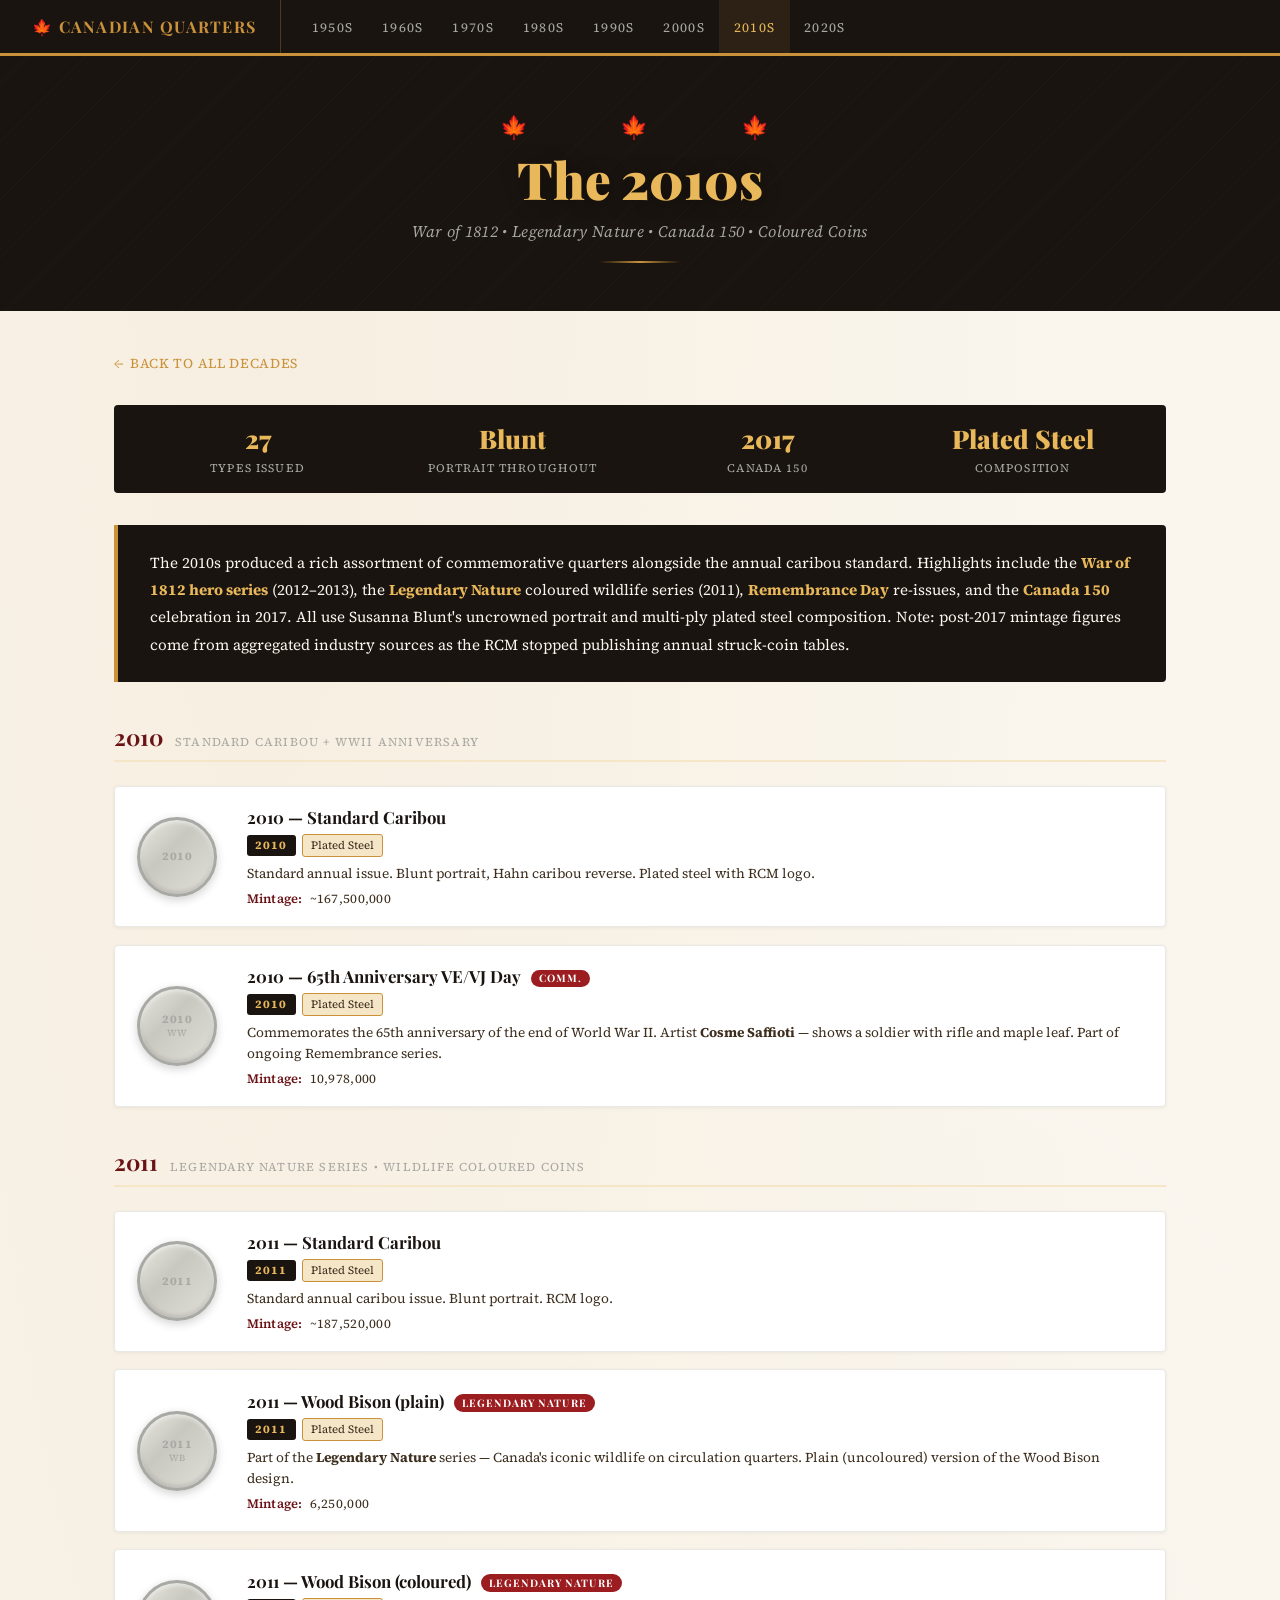
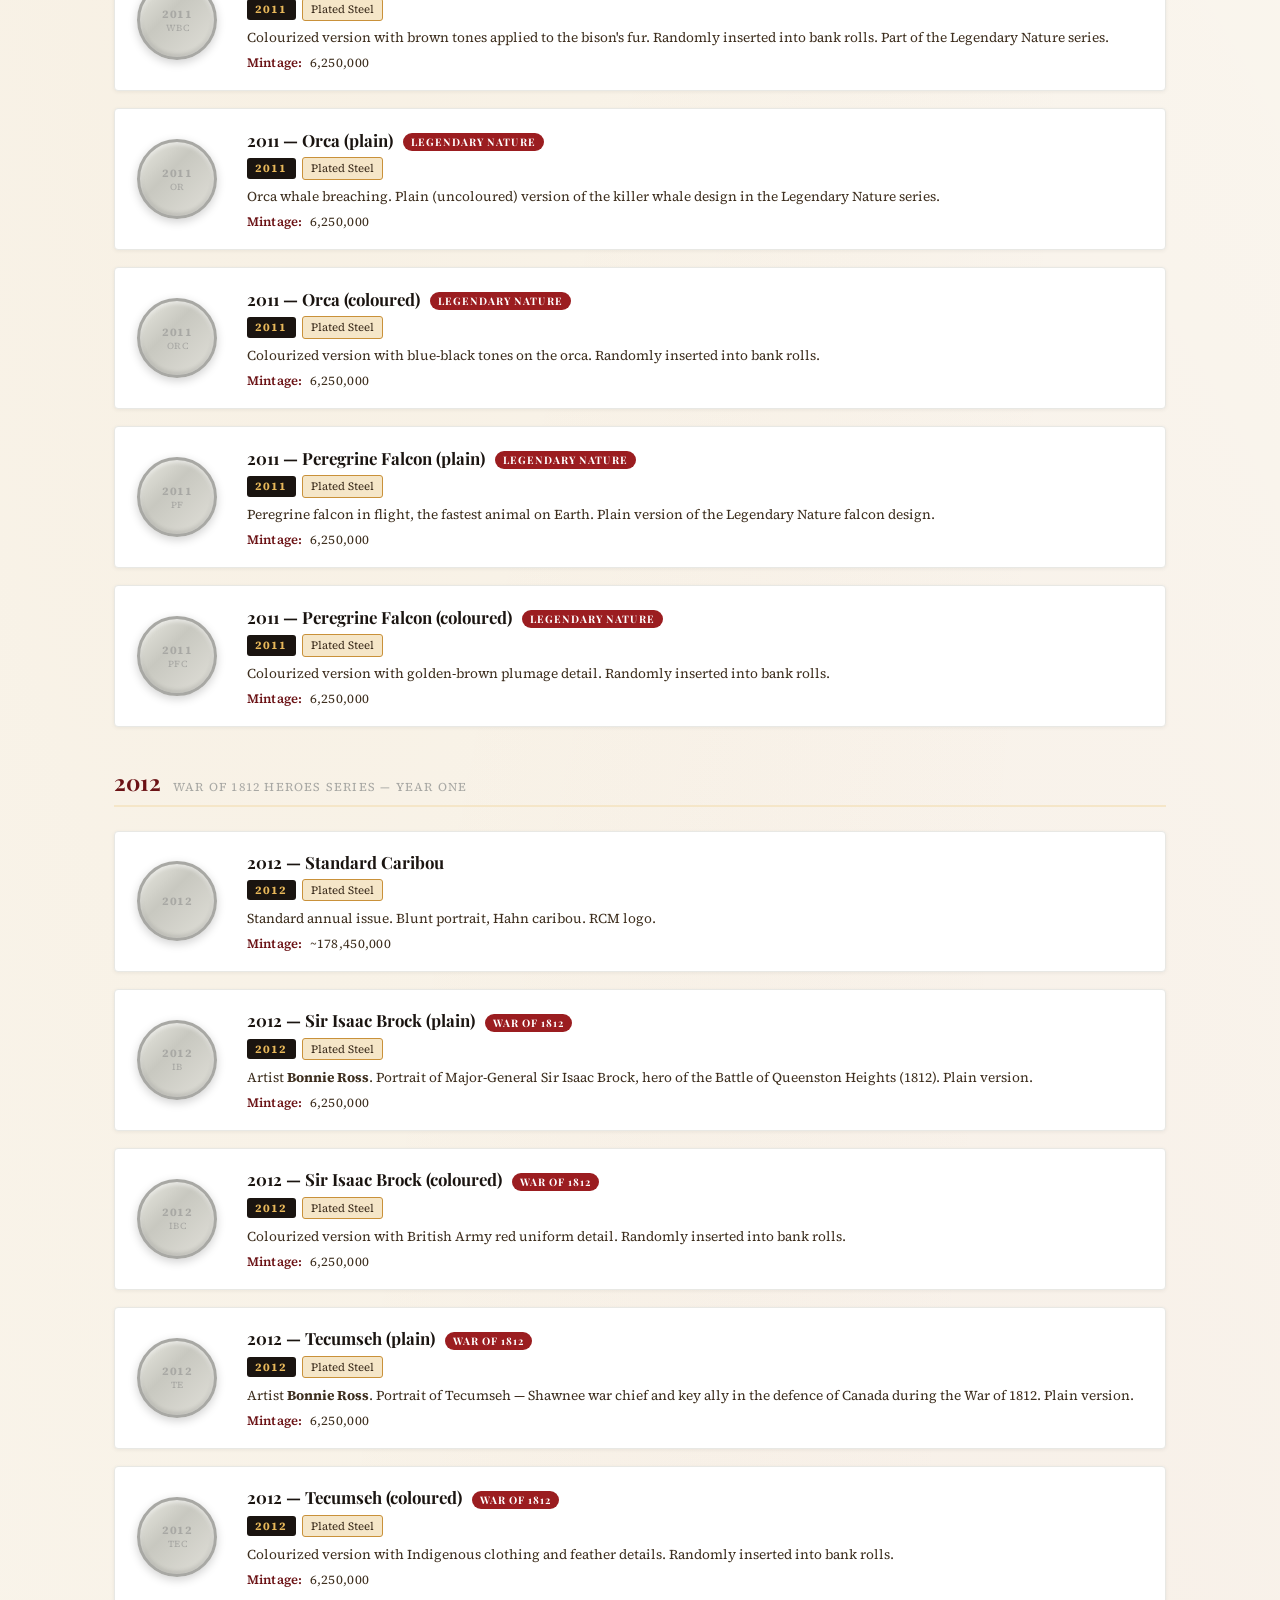
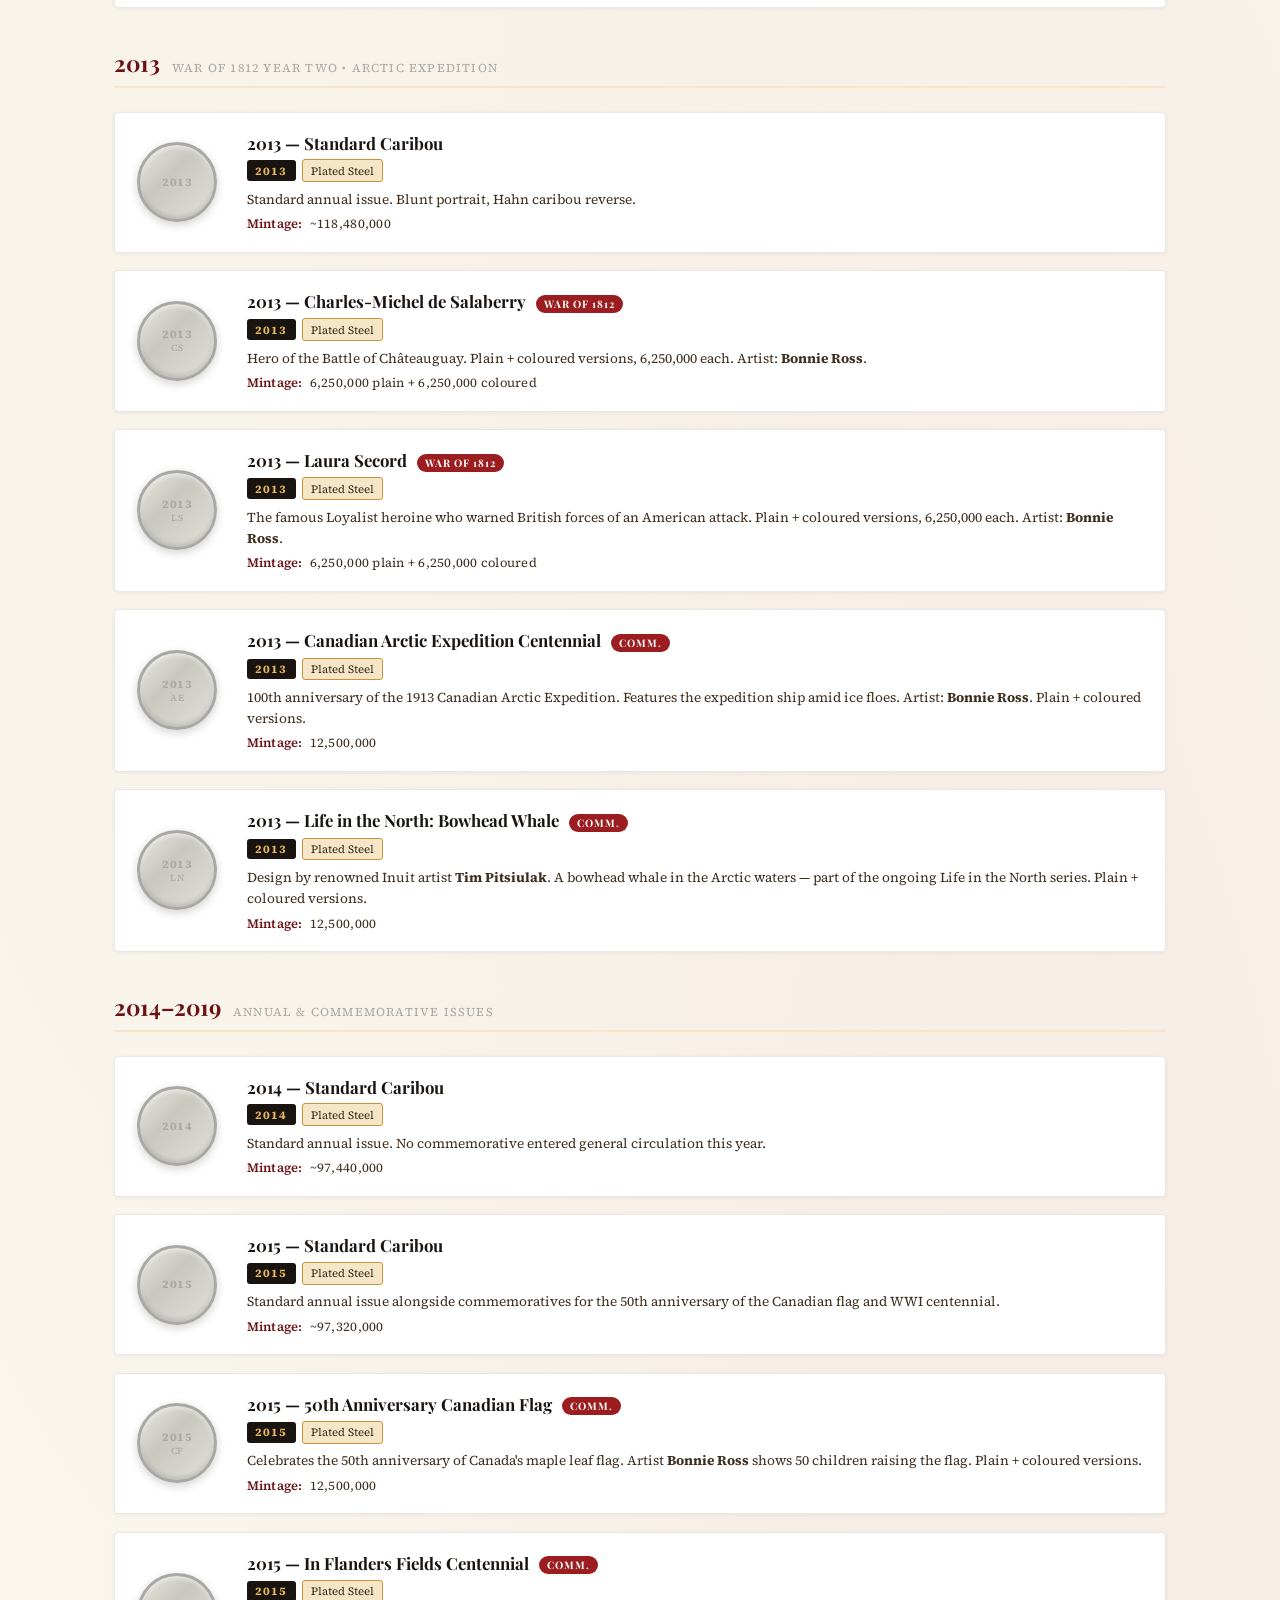
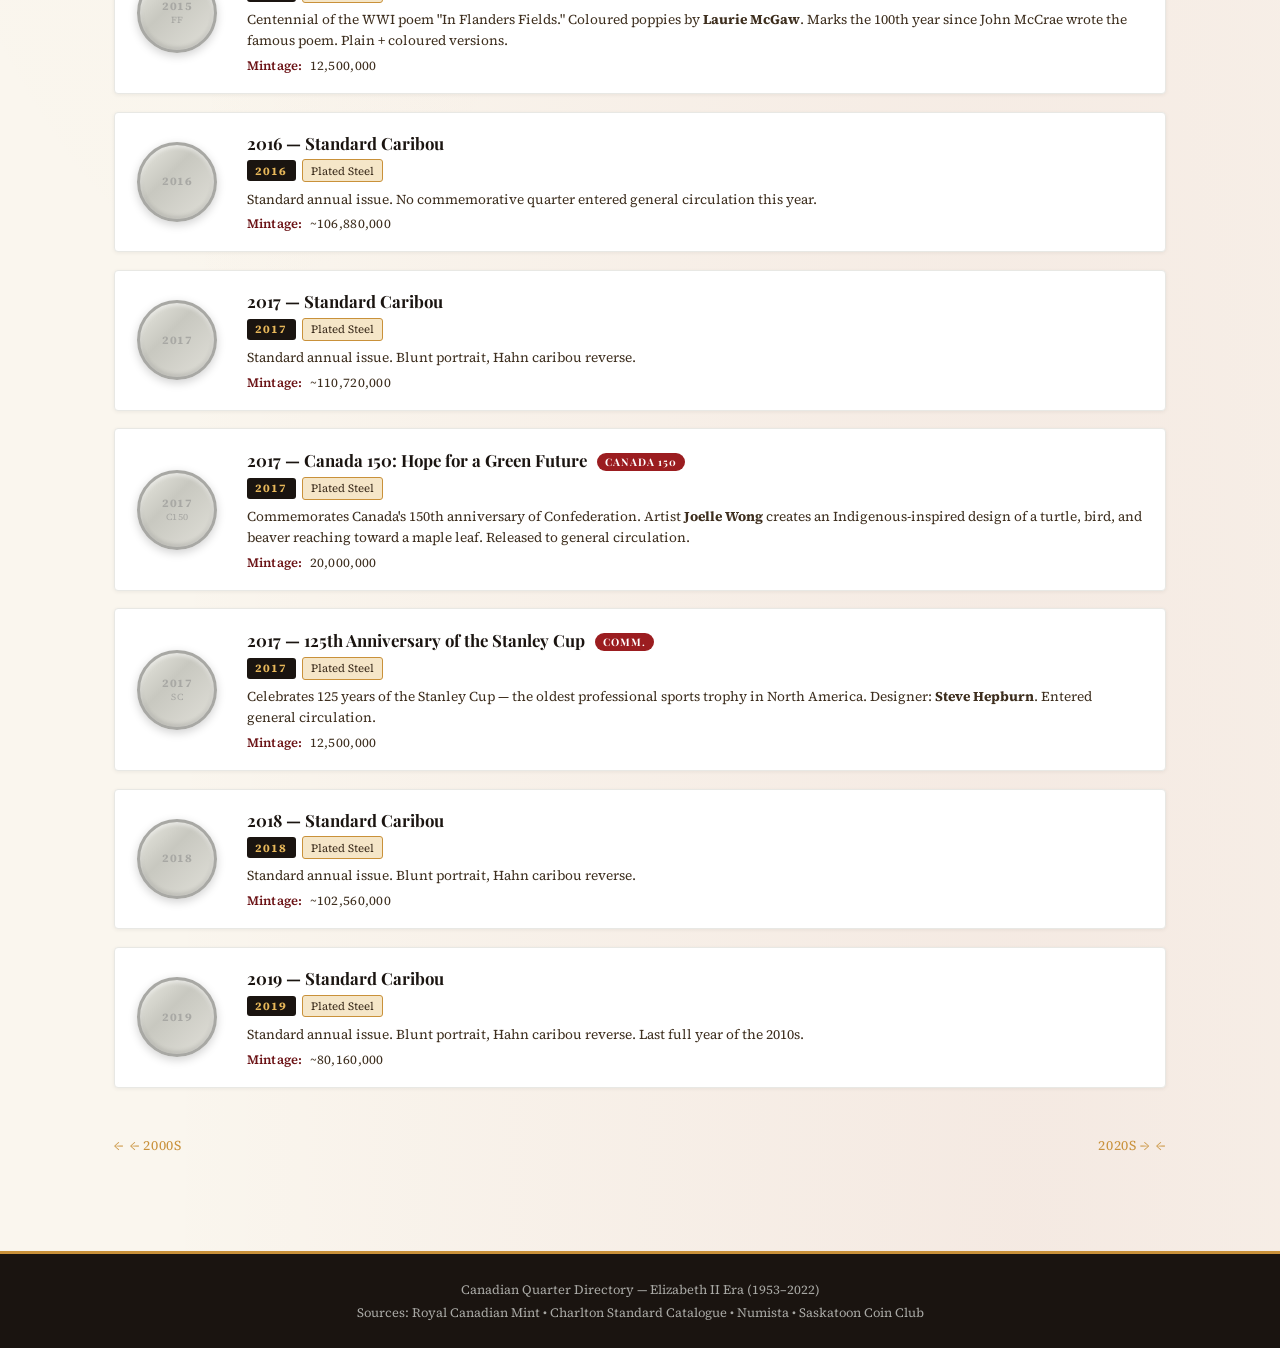
<file: 2010s.html>
<!DOCTYPE html>
<html lang="en">
<head>
  <meta charset="UTF-8" />
  <meta name="viewport" content="width=device-width, initial-scale=1.0" />
  <title>2010s Canadian Quarters — Elizabeth II Era</title>
  <link rel="stylesheet" href="style.css" />
</head>
<body>

<nav>
  <a class="nav-brand" href="index.html">🍁 Canadian Quarters</a>
  <ul class="nav-links">
    <li><a href="1950s.html">1950s</a></li>
    <li><a href="1960s.html">1960s</a></li>
    <li><a href="1970s.html">1970s</a></li>
    <li><a href="1980s.html">1980s</a></li>
    <li><a href="1990s.html">1990s</a></li>
    <li><a href="2000s.html">2000s</a></li>
    <li><a href="2010s.html" class="active">2010s</a></li>
    <li><a href="2020s.html">2020s</a></li>
  </ul>
</nav>

<header class="page-header">
  <span class="maple-accent">🍁 &nbsp; &nbsp; 🍁 &nbsp; &nbsp; 🍁</span>
  <h1>The 2010s</h1>
  <p class="subtitle">War of 1812 &bull; Legendary Nature &bull; Canada 150 &bull; Coloured Coins</p>
  <div class="header-rule"></div>
</header>

<main class="container">
  <a class="back-link" href="index.html">Back to all decades</a>

  <div class="stats-bar">
    <div class="stat"><span class="stat-value">27</span><span class="stat-label">Types Issued</span></div>
    <div class="stat"><span class="stat-value">Blunt</span><span class="stat-label">Portrait Throughout</span></div>
    <div class="stat"><span class="stat-value">2017</span><span class="stat-label">Canada 150</span></div>
    <div class="stat"><span class="stat-value">Plated Steel</span><span class="stat-label">Composition</span></div>
  </div>

  <div class="intro-box">
    The 2010s produced a rich assortment of commemorative quarters alongside the annual caribou standard. Highlights include the <strong>War of 1812 hero series</strong> (2012–2013), the <strong>Legendary Nature</strong> coloured wildlife series (2011), <strong>Remembrance Day</strong> re-issues, and the <strong>Canada 150</strong> celebration in 2017. All use Susanna Blunt's uncrowned portrait and multi-ply plated steel composition. Note: post-2017 mintage figures come from aggregated industry sources as the RCM stopped publishing annual struck-coin tables.
  </div>

  <!-- 2010 -->
  <h2 class="section-title">2010 <span>Standard Caribou + WWII Anniversary</span></h2>
  <div class="quarter-list">

    <div class="quarter-card">
      <div class="coin-placeholder"><span class="coin-year">2010</span></div>
      <div class="quarter-info">
        <h3>2010 — Standard Caribou</h3>
        <span class="year-badge">2010</span><span class="composition-badge">Plated Steel</span>
        <p class="description">Standard annual issue. Blunt portrait, Hahn caribou reverse. Plated steel with RCM logo.</p>
        <p class="mintage">Mintage: <span>~167,500,000</span></p>
      </div>
    </div>

    <div class="quarter-card">
      <div class="coin-placeholder"><span class="coin-year">2010</span>WW</div>
      <div class="quarter-info">
        <h3>2010 — 65th Anniversary VE/VJ Day <span class="comm-badge">Comm.</span></h3>
        <span class="year-badge">2010</span><span class="composition-badge">Plated Steel</span>
        <p class="description">Commemorates the 65th anniversary of the end of World War II. Artist <strong>Cosme Saffioti</strong> — shows a soldier with rifle and maple leaf. Part of ongoing Remembrance series.</p>
        <p class="mintage">Mintage: <span>10,978,000</span></p>
      </div>
    </div>

  </div>

  <!-- 2011 -->
  <h2 class="section-title">2011 <span>Legendary Nature Series &bull; Wildlife Coloured Coins</span></h2>
  <div class="quarter-list">

    <div class="quarter-card">
      <div class="coin-placeholder"><span class="coin-year">2011</span></div>
      <div class="quarter-info">
        <h3>2011 — Standard Caribou</h3>
        <span class="year-badge">2011</span><span class="composition-badge">Plated Steel</span>
        <p class="description">Standard annual caribou issue. Blunt portrait. RCM logo.</p>
        <p class="mintage">Mintage: <span>~187,520,000</span></p>
      </div>
    </div>

    <div class="quarter-card">
      <div class="coin-placeholder"><span class="coin-year">2011</span>WB</div>
      <div class="quarter-info">
        <h3>2011 — Wood Bison (plain) <span class="comm-badge">Legendary Nature</span></h3>
        <span class="year-badge">2011</span><span class="composition-badge">Plated Steel</span>
        <p class="description">Part of the <strong>Legendary Nature</strong> series — Canada's iconic wildlife on circulation quarters. Plain (uncoloured) version of the Wood Bison design.</p>
        <p class="mintage">Mintage: <span>6,250,000</span></p>
      </div>
    </div>

    <div class="quarter-card">
      <div class="coin-placeholder"><span class="coin-year">2011</span>WBc</div>
      <div class="quarter-info">
        <h3>2011 — Wood Bison (coloured) <span class="comm-badge">Legendary Nature</span></h3>
        <span class="year-badge">2011</span><span class="composition-badge">Plated Steel</span>
        <p class="description">Colourized version with brown tones applied to the bison's fur. Randomly inserted into bank rolls. Part of the Legendary Nature series.</p>
        <p class="mintage">Mintage: <span>6,250,000</span></p>
      </div>
    </div>

    <div class="quarter-card">
      <div class="coin-placeholder"><span class="coin-year">2011</span>OR</div>
      <div class="quarter-info">
        <h3>2011 — Orca (plain) <span class="comm-badge">Legendary Nature</span></h3>
        <span class="year-badge">2011</span><span class="composition-badge">Plated Steel</span>
        <p class="description">Orca whale breaching. Plain (uncoloured) version of the killer whale design in the Legendary Nature series.</p>
        <p class="mintage">Mintage: <span>6,250,000</span></p>
      </div>
    </div>

    <div class="quarter-card">
      <div class="coin-placeholder"><span class="coin-year">2011</span>ORc</div>
      <div class="quarter-info">
        <h3>2011 — Orca (coloured) <span class="comm-badge">Legendary Nature</span></h3>
        <span class="year-badge">2011</span><span class="composition-badge">Plated Steel</span>
        <p class="description">Colourized version with blue-black tones on the orca. Randomly inserted into bank rolls.</p>
        <p class="mintage">Mintage: <span>6,250,000</span></p>
      </div>
    </div>

    <div class="quarter-card">
      <div class="coin-placeholder"><span class="coin-year">2011</span>PF</div>
      <div class="quarter-info">
        <h3>2011 — Peregrine Falcon (plain) <span class="comm-badge">Legendary Nature</span></h3>
        <span class="year-badge">2011</span><span class="composition-badge">Plated Steel</span>
        <p class="description">Peregrine falcon in flight, the fastest animal on Earth. Plain version of the Legendary Nature falcon design.</p>
        <p class="mintage">Mintage: <span>6,250,000</span></p>
      </div>
    </div>

    <div class="quarter-card">
      <div class="coin-placeholder"><span class="coin-year">2011</span>PFc</div>
      <div class="quarter-info">
        <h3>2011 — Peregrine Falcon (coloured) <span class="comm-badge">Legendary Nature</span></h3>
        <span class="year-badge">2011</span><span class="composition-badge">Plated Steel</span>
        <p class="description">Colourized version with golden-brown plumage detail. Randomly inserted into bank rolls.</p>
        <p class="mintage">Mintage: <span>6,250,000</span></p>
      </div>
    </div>

  </div>

  <!-- 2012 War of 1812 -->
  <h2 class="section-title">2012 <span>War of 1812 Heroes Series — Year One</span></h2>
  <div class="quarter-list">

    <div class="quarter-card">
      <div class="coin-placeholder"><span class="coin-year">2012</span></div>
      <div class="quarter-info">
        <h3>2012 — Standard Caribou</h3>
        <span class="year-badge">2012</span><span class="composition-badge">Plated Steel</span>
        <p class="description">Standard annual issue. Blunt portrait, Hahn caribou. RCM logo.</p>
        <p class="mintage">Mintage: <span>~178,450,000</span></p>
      </div>
    </div>

    <div class="quarter-card">
      <div class="coin-placeholder"><span class="coin-year">2012</span>IB</div>
      <div class="quarter-info">
        <h3>2012 — Sir Isaac Brock (plain) <span class="comm-badge">War of 1812</span></h3>
        <span class="year-badge">2012</span><span class="composition-badge">Plated Steel</span>
        <p class="description">Artist <strong>Bonnie Ross</strong>. Portrait of Major-General Sir Isaac Brock, hero of the Battle of Queenston Heights (1812). Plain version.</p>
        <p class="mintage">Mintage: <span>6,250,000</span></p>
      </div>
    </div>

    <div class="quarter-card">
      <div class="coin-placeholder"><span class="coin-year">2012</span>IBc</div>
      <div class="quarter-info">
        <h3>2012 — Sir Isaac Brock (coloured) <span class="comm-badge">War of 1812</span></h3>
        <span class="year-badge">2012</span><span class="composition-badge">Plated Steel</span>
        <p class="description">Colourized version with British Army red uniform detail. Randomly inserted into bank rolls.</p>
        <p class="mintage">Mintage: <span>6,250,000</span></p>
      </div>
    </div>

    <div class="quarter-card">
      <div class="coin-placeholder"><span class="coin-year">2012</span>TE</div>
      <div class="quarter-info">
        <h3>2012 — Tecumseh (plain) <span class="comm-badge">War of 1812</span></h3>
        <span class="year-badge">2012</span><span class="composition-badge">Plated Steel</span>
        <p class="description">Artist <strong>Bonnie Ross</strong>. Portrait of Tecumseh — Shawnee war chief and key ally in the defence of Canada during the War of 1812. Plain version.</p>
        <p class="mintage">Mintage: <span>6,250,000</span></p>
      </div>
    </div>

    <div class="quarter-card">
      <div class="coin-placeholder"><span class="coin-year">2012</span>TEc</div>
      <div class="quarter-info">
        <h3>2012 — Tecumseh (coloured) <span class="comm-badge">War of 1812</span></h3>
        <span class="year-badge">2012</span><span class="composition-badge">Plated Steel</span>
        <p class="description">Colourized version with Indigenous clothing and feather details. Randomly inserted into bank rolls.</p>
        <p class="mintage">Mintage: <span>6,250,000</span></p>
      </div>
    </div>

  </div>

  <!-- 2013 -->
  <h2 class="section-title">2013 <span>War of 1812 Year Two &bull; Arctic Expedition</span></h2>
  <div class="quarter-list">

    <div class="quarter-card">
      <div class="coin-placeholder"><span class="coin-year">2013</span></div>
      <div class="quarter-info">
        <h3>2013 — Standard Caribou</h3>
        <span class="year-badge">2013</span><span class="composition-badge">Plated Steel</span>
        <p class="description">Standard annual issue. Blunt portrait, Hahn caribou reverse.</p>
        <p class="mintage">Mintage: <span>~118,480,000</span></p>
      </div>
    </div>

    <div class="quarter-card">
      <div class="coin-placeholder"><span class="coin-year">2013</span>CS</div>
      <div class="quarter-info">
        <h3>2013 — Charles-Michel de Salaberry <span class="comm-badge">War of 1812</span></h3>
        <span class="year-badge">2013</span><span class="composition-badge">Plated Steel</span>
        <p class="description">Hero of the Battle of Châteauguay. Plain + coloured versions, 6,250,000 each. Artist: <strong>Bonnie Ross</strong>.</p>
        <p class="mintage">Mintage: <span>6,250,000 plain + 6,250,000 coloured</span></p>
      </div>
    </div>

    <div class="quarter-card">
      <div class="coin-placeholder"><span class="coin-year">2013</span>LS</div>
      <div class="quarter-info">
        <h3>2013 — Laura Secord <span class="comm-badge">War of 1812</span></h3>
        <span class="year-badge">2013</span><span class="composition-badge">Plated Steel</span>
        <p class="description">The famous Loyalist heroine who warned British forces of an American attack. Plain + coloured versions, 6,250,000 each. Artist: <strong>Bonnie Ross</strong>.</p>
        <p class="mintage">Mintage: <span>6,250,000 plain + 6,250,000 coloured</span></p>
      </div>
    </div>

    <div class="quarter-card">
      <div class="coin-placeholder"><span class="coin-year">2013</span>AE</div>
      <div class="quarter-info">
        <h3>2013 — Canadian Arctic Expedition Centennial <span class="comm-badge">Comm.</span></h3>
        <span class="year-badge">2013</span><span class="composition-badge">Plated Steel</span>
        <p class="description">100th anniversary of the 1913 Canadian Arctic Expedition. Features the expedition ship amid ice floes. Artist: <strong>Bonnie Ross</strong>. Plain + coloured versions.</p>
        <p class="mintage">Mintage: <span>12,500,000</span></p>
      </div>
    </div>

    <div class="quarter-card">
      <div class="coin-placeholder"><span class="coin-year">2013</span>LN</div>
      <div class="quarter-info">
        <h3>2013 — Life in the North: Bowhead Whale <span class="comm-badge">Comm.</span></h3>
        <span class="year-badge">2013</span><span class="composition-badge">Plated Steel</span>
        <p class="description">Design by renowned Inuit artist <strong>Tim Pitsiulak</strong>. A bowhead whale in the Arctic waters — part of the ongoing Life in the North series. Plain + coloured versions.</p>
        <p class="mintage">Mintage: <span>12,500,000</span></p>
      </div>
    </div>

  </div>

  <!-- 2014–2019 -->
  <h2 class="section-title">2014–2019 <span>Annual &amp; Commemorative Issues</span></h2>
  <div class="quarter-list">

    <div class="quarter-card">
      <div class="coin-placeholder"><span class="coin-year">2014</span></div>
      <div class="quarter-info">
        <h3>2014 — Standard Caribou</h3>
        <span class="year-badge">2014</span><span class="composition-badge">Plated Steel</span>
        <p class="description">Standard annual issue. No commemorative entered general circulation this year.</p>
        <p class="mintage">Mintage: <span>~97,440,000</span></p>
      </div>
    </div>

    <div class="quarter-card">
      <div class="coin-placeholder"><span class="coin-year">2015</span></div>
      <div class="quarter-info">
        <h3>2015 — Standard Caribou</h3>
        <span class="year-badge">2015</span><span class="composition-badge">Plated Steel</span>
        <p class="description">Standard annual issue alongside commemoratives for the 50th anniversary of the Canadian flag and WWI centennial.</p>
        <p class="mintage">Mintage: <span>~97,320,000</span></p>
      </div>
    </div>

    <div class="quarter-card">
      <div class="coin-placeholder"><span class="coin-year">2015</span>CF</div>
      <div class="quarter-info">
        <h3>2015 — 50th Anniversary Canadian Flag <span class="comm-badge">Comm.</span></h3>
        <span class="year-badge">2015</span><span class="composition-badge">Plated Steel</span>
        <p class="description">Celebrates the 50th anniversary of Canada's maple leaf flag. Artist <strong>Bonnie Ross</strong> shows 50 children raising the flag. Plain + coloured versions.</p>
        <p class="mintage">Mintage: <span>12,500,000</span></p>
      </div>
    </div>

    <div class="quarter-card">
      <div class="coin-placeholder"><span class="coin-year">2015</span>FF</div>
      <div class="quarter-info">
        <h3>2015 — In Flanders Fields Centennial <span class="comm-badge">Comm.</span></h3>
        <span class="year-badge">2015</span><span class="composition-badge">Plated Steel</span>
        <p class="description">Centennial of the WWI poem "In Flanders Fields." Coloured poppies by <strong>Laurie McGaw</strong>. Marks the 100th year since John McCrae wrote the famous poem. Plain + coloured versions.</p>
        <p class="mintage">Mintage: <span>12,500,000</span></p>
      </div>
    </div>

    <div class="quarter-card">
      <div class="coin-placeholder"><span class="coin-year">2016</span></div>
      <div class="quarter-info">
        <h3>2016 — Standard Caribou</h3>
        <span class="year-badge">2016</span><span class="composition-badge">Plated Steel</span>
        <p class="description">Standard annual issue. No commemorative quarter entered general circulation this year.</p>
        <p class="mintage">Mintage: <span>~106,880,000</span></p>
      </div>
    </div>

    <div class="quarter-card">
      <div class="coin-placeholder"><span class="coin-year">2017</span></div>
      <div class="quarter-info">
        <h3>2017 — Standard Caribou</h3>
        <span class="year-badge">2017</span><span class="composition-badge">Plated Steel</span>
        <p class="description">Standard annual issue. Blunt portrait, Hahn caribou reverse.</p>
        <p class="mintage">Mintage: <span>~110,720,000</span></p>
      </div>
    </div>

    <div class="quarter-card">
      <div class="coin-placeholder"><span class="coin-year">2017</span>C150</div>
      <div class="quarter-info">
        <h3>2017 — Canada 150: Hope for a Green Future <span class="comm-badge">Canada 150</span></h3>
        <span class="year-badge">2017</span><span class="composition-badge">Plated Steel</span>
        <p class="description">Commemorates Canada's 150th anniversary of Confederation. Artist <strong>Joelle Wong</strong> creates an Indigenous-inspired design of a turtle, bird, and beaver reaching toward a maple leaf. Released to general circulation.</p>
        <p class="mintage">Mintage: <span>20,000,000</span></p>
      </div>
    </div>

    <div class="quarter-card">
      <div class="coin-placeholder"><span class="coin-year">2017</span>SC</div>
      <div class="quarter-info">
        <h3>2017 — 125th Anniversary of the Stanley Cup <span class="comm-badge">Comm.</span></h3>
        <span class="year-badge">2017</span><span class="composition-badge">Plated Steel</span>
        <p class="description">Celebrates 125 years of the Stanley Cup — the oldest professional sports trophy in North America. Designer: <strong>Steve Hepburn</strong>. Entered general circulation.</p>
        <p class="mintage">Mintage: <span>12,500,000</span></p>
      </div>
    </div>

    <div class="quarter-card">
      <div class="coin-placeholder"><span class="coin-year">2018</span></div>
      <div class="quarter-info">
        <h3>2018 — Standard Caribou</h3>
        <span class="year-badge">2018</span><span class="composition-badge">Plated Steel</span>
        <p class="description">Standard annual issue. Blunt portrait, Hahn caribou reverse.</p>
        <p class="mintage">Mintage: <span>~102,560,000</span></p>
      </div>
    </div>

    <div class="quarter-card">
      <div class="coin-placeholder"><span class="coin-year">2019</span></div>
      <div class="quarter-info">
        <h3>2019 — Standard Caribou</h3>
        <span class="year-badge">2019</span><span class="composition-badge">Plated Steel</span>
        <p class="description">Standard annual issue. Blunt portrait, Hahn caribou reverse. Last full year of the 2010s.</p>
        <p class="mintage">Mintage: <span>~80,160,000</span></p>
      </div>
    </div>

  </div>

  <div style="display:flex; justify-content:space-between; margin-top:3rem; flex-wrap:wrap; gap:1rem;">
    <a class="back-link" href="2000s.html">← 2000s</a>
    <a class="back-link" href="2020s.html" style="flex-direction:row-reverse;">2020s →</a>
  </div>
</main>

<footer>
  <p>Canadian Quarter Directory &mdash; Elizabeth II Era (1953–2022)</p>
  <p>Sources: Royal Canadian Mint &bull; Charlton Standard Catalogue &bull; Numista &bull; Saskatoon Coin Club</p>
</footer>
</body>
</html>
</file>
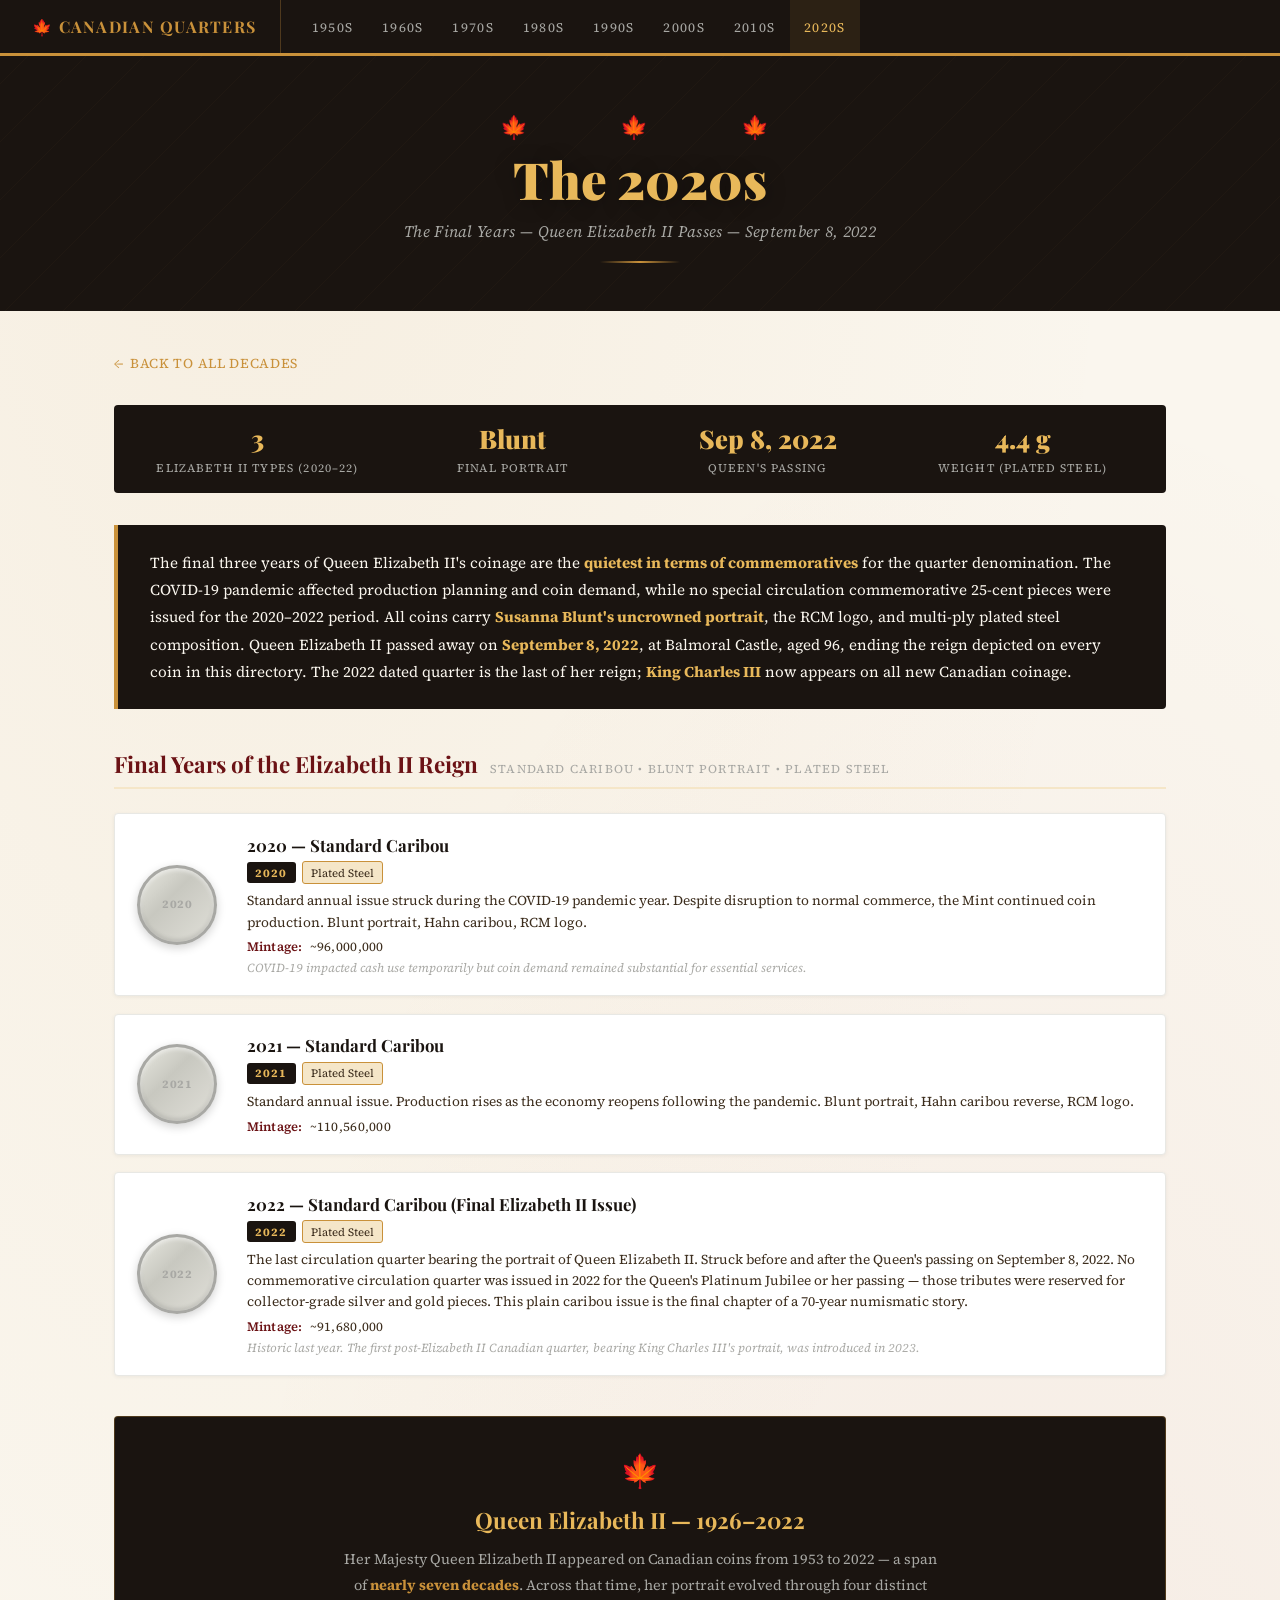
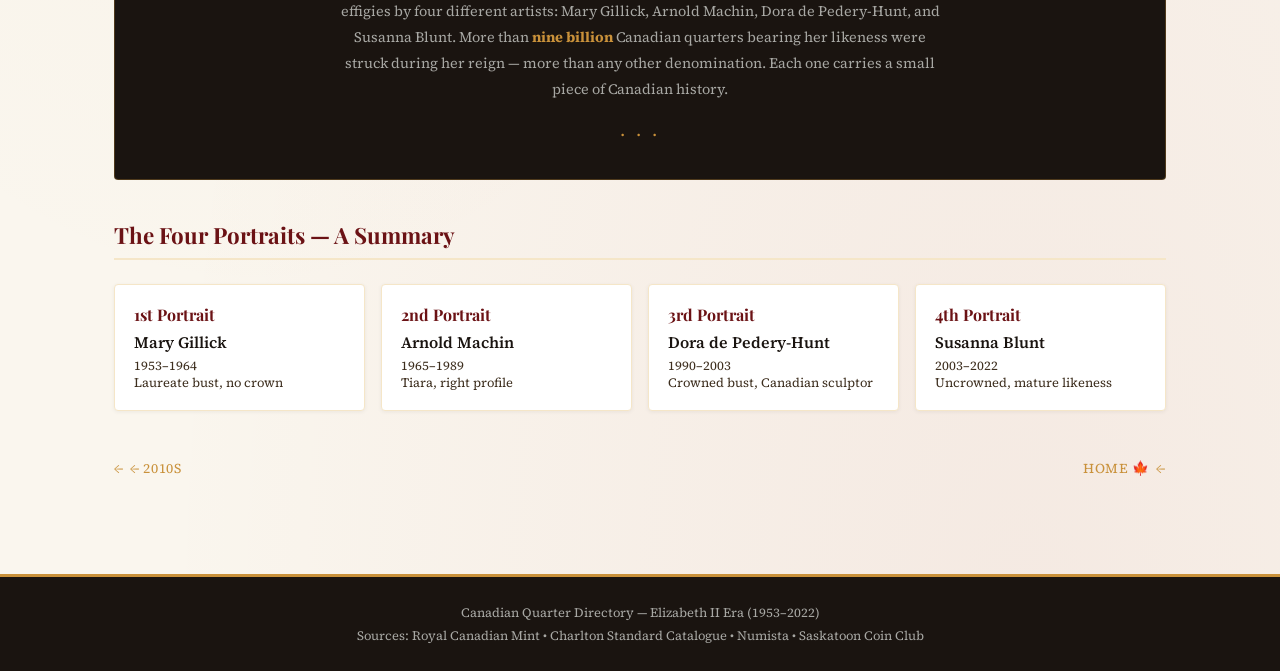
<file: 2020s.html>
<!DOCTYPE html>
<html lang="en">
<head>
  <meta charset="UTF-8" />
  <meta name="viewport" content="width=device-width, initial-scale=1.0" />
  <title>2020s Canadian Quarters — Elizabeth II Era</title>
  <link rel="stylesheet" href="style.css" />
</head>
<body>

<nav>
  <a class="nav-brand" href="index.html">🍁 Canadian Quarters</a>
  <ul class="nav-links">
    <li><a href="1950s.html">1950s</a></li>
    <li><a href="1960s.html">1960s</a></li>
    <li><a href="1970s.html">1970s</a></li>
    <li><a href="1980s.html">1980s</a></li>
    <li><a href="1990s.html">1990s</a></li>
    <li><a href="2000s.html">2000s</a></li>
    <li><a href="2010s.html">2010s</a></li>
    <li><a href="2020s.html" class="active">2020s</a></li>
  </ul>
</nav>

<header class="page-header">
  <span class="maple-accent">🍁 &nbsp; &nbsp; 🍁 &nbsp; &nbsp; 🍁</span>
  <h1>The 2020s</h1>
  <p class="subtitle">The Final Years &mdash; Queen Elizabeth II Passes &mdash; September 8, 2022</p>
  <div class="header-rule"></div>
</header>

<main class="container">
  <a class="back-link" href="index.html">Back to all decades</a>

  <div class="stats-bar">
    <div class="stat"><span class="stat-value">3</span><span class="stat-label">Elizabeth II Types (2020–22)</span></div>
    <div class="stat"><span class="stat-value">Blunt</span><span class="stat-label">Final Portrait</span></div>
    <div class="stat"><span class="stat-value">Sep 8, 2022</span><span class="stat-label">Queen's Passing</span></div>
    <div class="stat"><span class="stat-value">4.4 g</span><span class="stat-label">Weight (Plated Steel)</span></div>
  </div>

  <div class="intro-box">
    The final three years of Queen Elizabeth II's coinage are the <strong>quietest in terms of commemoratives</strong> for the quarter denomination. The COVID-19 pandemic affected production planning and coin demand, while no special circulation commemorative 25-cent pieces were issued for the 2020–2022 period. All coins carry <strong>Susanna Blunt's uncrowned portrait</strong>, the RCM logo, and multi-ply plated steel composition. Queen Elizabeth II passed away on <strong>September 8, 2022</strong>, at Balmoral Castle, aged 96, ending the reign depicted on every coin in this directory. The 2022 dated quarter is the last of her reign; <strong>King Charles III</strong> now appears on all new Canadian coinage.
  </div>

  <h2 class="section-title">Final Years of the Elizabeth II Reign <span>Standard Caribou &bull; Blunt Portrait &bull; Plated Steel</span></h2>
  <div class="quarter-list">

    <div class="quarter-card">
      <div class="coin-placeholder"><span class="coin-year">2020</span></div>
      <div class="quarter-info">
        <h3>2020 — Standard Caribou</h3>
        <span class="year-badge">2020</span><span class="composition-badge">Plated Steel</span>
        <p class="description">Standard annual issue struck during the COVID-19 pandemic year. Despite disruption to normal commerce, the Mint continued coin production. Blunt portrait, Hahn caribou, RCM logo.</p>
        <p class="mintage">Mintage: <span>~96,000,000</span></p>
        <p class="note">COVID-19 impacted cash use temporarily but coin demand remained substantial for essential services.</p>
      </div>
    </div>

    <div class="quarter-card">
      <div class="coin-placeholder"><span class="coin-year">2021</span></div>
      <div class="quarter-info">
        <h3>2021 — Standard Caribou</h3>
        <span class="year-badge">2021</span><span class="composition-badge">Plated Steel</span>
        <p class="description">Standard annual issue. Production rises as the economy reopens following the pandemic. Blunt portrait, Hahn caribou reverse, RCM logo.</p>
        <p class="mintage">Mintage: <span>~110,560,000</span></p>
      </div>
    </div>

    <div class="quarter-card">
      <div class="coin-placeholder"><span class="coin-year">2022</span></div>
      <div class="quarter-info">
        <h3>2022 — Standard Caribou (Final Elizabeth II Issue)</h3>
        <span class="year-badge">2022</span><span class="composition-badge">Plated Steel</span>
        <p class="description">The last circulation quarter bearing the portrait of Queen Elizabeth II. Struck before and after the Queen's passing on September 8, 2022. No commemorative circulation quarter was issued in 2022 for the Queen's Platinum Jubilee or her passing — those tributes were reserved for collector-grade silver and gold pieces. This plain caribou issue is the final chapter of a 70-year numismatic story.</p>
        <p class="mintage">Mintage: <span>~91,680,000</span></p>
        <p class="note">Historic last year. The first post-Elizabeth II Canadian quarter, bearing King Charles III's portrait, was introduced in 2023.</p>
      </div>
    </div>

  </div>

  <!-- Memorial section -->
  <div style="background: var(--ink); border-radius:4px; padding:2rem; margin-top:2.5rem; text-align:center; border: 1px solid rgba(201,145,58,0.3);">
    <div style="font-size:2rem; margin-bottom:0.75rem;">🍁</div>
    <h2 style="font-family:'Playfair Display',serif; color:var(--gold-light); font-size:1.4rem; margin-bottom:0.75rem;">Queen Elizabeth II &mdash; 1926–2022</h2>
    <p style="color:var(--silver); line-height:1.8; max-width:600px; margin:0 auto; font-size:0.9rem;">
      Her Majesty Queen Elizabeth II appeared on Canadian coins from 1953 to 2022 — a span of <strong style="color:var(--gold);">nearly seven decades</strong>. Across that time, her portrait evolved through four distinct effigies by four different artists: Mary Gillick, Arnold Machin, Dora de Pedery-Hunt, and Susanna Blunt. More than <strong style="color:var(--gold);">nine billion</strong> Canadian quarters bearing her likeness were struck during her reign — more than any other denomination. Each one carries a small piece of Canadian history.
    </p>
    <div style="margin-top:1.25rem; color:var(--gold); font-size:1.1rem; letter-spacing:0.2em;">· · ·</div>
  </div>

  <!-- Four Portraits Summary -->
  <h2 class="section-title" style="margin-top:2.5rem;">The Four Portraits — A Summary</h2>
  <div style="display:grid; grid-template-columns:repeat(auto-fill,minmax(220px,1fr)); gap:1rem; margin-top:0;">

    <div style="background:#fff; border:1px solid var(--gold-pale); border-radius:4px; padding:1.2rem; box-shadow:0 1px 4px rgba(0,0,0,0.06);">
      <div style="font-family:'Playfair Display',serif; font-size:1rem; font-weight:700; color:var(--red-deep); margin-bottom:0.4rem;">1st Portrait</div>
      <div style="font-weight:600; color:var(--ink); margin-bottom:0.2rem;">Mary Gillick</div>
      <div style="font-size:0.8rem; color:var(--ink-soft);">1953–1964<br>Laureate bust, no crown</div>
    </div>

    <div style="background:#fff; border:1px solid var(--gold-pale); border-radius:4px; padding:1.2rem; box-shadow:0 1px 4px rgba(0,0,0,0.06);">
      <div style="font-family:'Playfair Display',serif; font-size:1rem; font-weight:700; color:var(--red-deep); margin-bottom:0.4rem;">2nd Portrait</div>
      <div style="font-weight:600; color:var(--ink); margin-bottom:0.2rem;">Arnold Machin</div>
      <div style="font-size:0.8rem; color:var(--ink-soft);">1965–1989<br>Tiara, right profile</div>
    </div>

    <div style="background:#fff; border:1px solid var(--gold-pale); border-radius:4px; padding:1.2rem; box-shadow:0 1px 4px rgba(0,0,0,0.06);">
      <div style="font-family:'Playfair Display',serif; font-size:1rem; font-weight:700; color:var(--red-deep); margin-bottom:0.4rem;">3rd Portrait</div>
      <div style="font-weight:600; color:var(--ink); margin-bottom:0.2rem;">Dora de Pedery-Hunt</div>
      <div style="font-size:0.8rem; color:var(--ink-soft);">1990–2003<br>Crowned bust, Canadian sculptor</div>
    </div>

    <div style="background:#fff; border:1px solid var(--gold-pale); border-radius:4px; padding:1.2rem; box-shadow:0 1px 4px rgba(0,0,0,0.06);">
      <div style="font-family:'Playfair Display',serif; font-size:1rem; font-weight:700; color:var(--red-deep); margin-bottom:0.4rem;">4th Portrait</div>
      <div style="font-weight:600; color:var(--ink); margin-bottom:0.2rem;">Susanna Blunt</div>
      <div style="font-size:0.8rem; color:var(--ink-soft);">2003–2022<br>Uncrowned, mature likeness</div>
    </div>

  </div>

  <div style="display:flex; justify-content:space-between; margin-top:3rem; flex-wrap:wrap; gap:1rem;">
    <a class="back-link" href="2010s.html">← 2010s</a>
    <a class="back-link" href="index.html" style="flex-direction:row-reverse;">Home 🍁</a>
  </div>
</main>

<footer>
  <p>Canadian Quarter Directory &mdash; Elizabeth II Era (1953–2022)</p>
  <p>Sources: Royal Canadian Mint &bull; Charlton Standard Catalogue &bull; Numista &bull; Saskatoon Coin Club</p>
</footer>
</body>
</html>
</file>
<file: style.css>
/* ============================================
   CANADIAN QUARTERS DIRECTORY — GLOBAL STYLES
   ============================================ */

@import url('https://fonts.googleapis.com/css2?family=Playfair+Display:ital,wght@0,400;0,700;0,900;1,400&family=Source+Serif+4:ital,opsz,wght@0,8..60,300;0,8..60,400;0,8..60,600;1,8..60,300&display=swap');

:root {
  --gold:        #C9913A;
  --gold-light:  #E8B85A;
  --gold-pale:   #F5E6C8;
  --red:         #9B1D20;
  --red-deep:    #6B1215;
  --cream:       #FAF6EE;
  --ink:         #1A1410;
  --ink-soft:    #3D2E1E;
  --silver:      #A8A8A4;
  --silver-pale: #E8E8E4;
  --shadow:      rgba(26,20,16,0.18);
}

*, *::before, *::after { box-sizing: border-box; margin: 0; padding: 0; }

html { scroll-behavior: smooth; }

body {
  font-family: 'Source Serif 4', Georgia, serif;
  background-color: var(--cream);
  color: var(--ink);
  min-height: 100vh;
  background-image:
    radial-gradient(ellipse at 20% 0%, rgba(201,145,58,0.08) 0%, transparent 60%),
    radial-gradient(ellipse at 80% 100%, rgba(155,29,32,0.06) 0%, transparent 60%);
}

/* ── NAVIGATION ── */
nav {
  background: var(--ink);
  border-bottom: 3px solid var(--gold);
  padding: 0 2rem;
  position: sticky;
  top: 0;
  z-index: 100;
  display: flex;
  align-items: center;
  gap: 0;
}

.nav-brand {
  font-family: 'Playfair Display', Georgia, serif;
  color: var(--gold);
  font-size: 1rem;
  font-weight: 700;
  letter-spacing: 0.08em;
  text-transform: uppercase;
  white-space: nowrap;
  padding: 1rem 1.5rem 1rem 0;
  border-right: 1px solid rgba(201,145,58,0.3);
  margin-right: 1rem;
  text-decoration: none;
}

.nav-links {
  display: flex;
  flex-wrap: wrap;
  gap: 0;
  list-style: none;
}

.nav-links a {
  color: var(--silver);
  text-decoration: none;
  font-size: 0.82rem;
  letter-spacing: 0.1em;
  text-transform: uppercase;
  padding: 1.1rem 0.9rem;
  display: block;
  transition: color 0.2s, background 0.2s;
}

.nav-links a:hover,
.nav-links a.active {
  color: var(--gold-light);
  background: rgba(201,145,58,0.1);
}

/* ── HERO / PAGE HEADER ── */
.page-header {
  background: var(--ink);
  color: var(--cream);
  text-align: center;
  padding: 3.5rem 2rem 3rem;
  position: relative;
  overflow: hidden;
}

.page-header::before {
  content: '';
  position: absolute;
  inset: 0;
  background:
    repeating-linear-gradient(
      -45deg,
      transparent,
      transparent 40px,
      rgba(201,145,58,0.03) 40px,
      rgba(201,145,58,0.03) 41px
    );
}

.page-header .maple-accent {
  font-size: 1.4rem;
  color: var(--red);
  letter-spacing: 0.5em;
  display: block;
  margin-bottom: 0.5rem;
  position: relative;
}

.page-header h1 {
  font-family: 'Playfair Display', Georgia, serif;
  font-size: clamp(1.8rem, 5vw, 3.2rem);
  font-weight: 900;
  color: var(--gold-light);
  line-height: 1.1;
  position: relative;
  text-shadow: 0 2px 20px rgba(0,0,0,0.4);
}

.page-header .subtitle {
  font-size: 1rem;
  color: var(--silver);
  margin-top: 0.75rem;
  font-style: italic;
  position: relative;
  letter-spacing: 0.02em;
}

.header-rule {
  width: 80px;
  height: 2px;
  background: linear-gradient(90deg, transparent, var(--gold), transparent);
  margin: 1.2rem auto 0;
}

/* ── MAIN CONTENT WRAPPER ── */
.container {
  max-width: 1100px;
  margin: 0 auto;
  padding: 2.5rem 1.5rem 4rem;
}

/* ── DECADE GRID (index page) ── */
.decade-grid {
  display: grid;
  grid-template-columns: repeat(auto-fill, minmax(220px, 1fr));
  gap: 1.5rem;
  margin-top: 2rem;
}

.decade-card {
  background: #fff;
  border: 1px solid var(--gold-pale);
  border-radius: 4px;
  text-decoration: none;
  color: var(--ink);
  display: flex;
  flex-direction: column;
  align-items: center;
  padding: 2rem 1.5rem 1.8rem;
  position: relative;
  overflow: hidden;
  transition: transform 0.25s, box-shadow 0.25s, border-color 0.25s;
  box-shadow: 0 2px 8px var(--shadow);
}

.decade-card::before {
  content: '';
  position: absolute;
  top: 0; left: 0; right: 0;
  height: 4px;
  background: linear-gradient(90deg, var(--red), var(--gold));
}

.decade-card:hover {
  transform: translateY(-4px);
  box-shadow: 0 10px 28px var(--shadow);
  border-color: var(--gold);
}

.decade-label {
  font-family: 'Playfair Display', Georgia, serif;
  font-size: 2.6rem;
  font-weight: 900;
  color: var(--ink);
  line-height: 1;
}

.decade-flag {
  font-size: 1.4rem;
  margin: 0.5rem 0 0.6rem;
}

.decade-count {
  font-size: 0.78rem;
  letter-spacing: 0.12em;
  text-transform: uppercase;
  color: var(--gold);
  font-weight: 600;
  background: var(--gold-pale);
  padding: 0.25rem 0.75rem;
  border-radius: 20px;
  margin-top: 0.4rem;
}

.decade-desc {
  font-size: 0.82rem;
  color: var(--ink-soft);
  text-align: center;
  margin-top: 0.8rem;
  line-height: 1.5;
  font-style: italic;
}

/* ── INTRO BLURB ── */
.intro-box {
  background: var(--ink);
  color: var(--cream);
  border-left: 4px solid var(--gold);
  padding: 1.5rem 2rem;
  border-radius: 0 4px 4px 0;
  margin-bottom: 2.5rem;
  font-size: 0.95rem;
  line-height: 1.8;
}

.intro-box strong { color: var(--gold-light); }

/* ── SECTION HEADERS (decade pages) ── */
.section-title {
  font-family: 'Playfair Display', Georgia, serif;
  font-size: 1.4rem;
  font-weight: 700;
  color: var(--red-deep);
  border-bottom: 2px solid var(--gold-pale);
  padding-bottom: 0.5rem;
  margin: 2.5rem 0 1.5rem;
  display: flex;
  align-items: baseline;
  gap: 0.75rem;
}

.section-title span {
  font-size: 0.75rem;
  font-family: 'Source Serif 4', serif;
  color: var(--silver);
  text-transform: uppercase;
  letter-spacing: 0.1em;
  font-weight: 400;
}

/* ── QUARTER CARD ── */
.quarter-list {
  display: flex;
  flex-direction: column;
  gap: 1.1rem;
}

.quarter-card {
  background: #fff;
  border: 1px solid var(--silver-pale);
  border-radius: 4px;
  display: grid;
  grid-template-columns: 90px 1fr;
  gap: 1.2rem;
  padding: 1.2rem 1.4rem;
  align-items: center;
  box-shadow: 0 1px 4px rgba(0,0,0,0.06);
  transition: box-shadow 0.2s, border-color 0.2s;
}

.quarter-card:hover {
  box-shadow: 0 4px 16px var(--shadow);
  border-color: var(--gold-pale);
}

/* Coin placeholder circle */
.coin-placeholder {
  width: 80px;
  height: 80px;
  border-radius: 50%;
  background: linear-gradient(135deg, #E8E8E0 0%, #C8C8C0 40%, #E0DFD8 100%);
  border: 3px solid var(--silver);
  display: flex;
  flex-direction: column;
  align-items: center;
  justify-content: center;
  flex-shrink: 0;
  position: relative;
  box-shadow:
    inset 0 2px 4px rgba(255,255,255,0.6),
    inset 0 -2px 4px rgba(0,0,0,0.15),
    0 3px 10px rgba(0,0,0,0.18);
  font-size: 0.58rem;
  color: var(--silver);
  text-align: center;
  letter-spacing: 0.05em;
  text-transform: uppercase;
  line-height: 1.3;
  padding: 0.3rem;
  font-family: 'Source Serif 4', serif;
}

.coin-placeholder.gold-era {
  background: linear-gradient(135deg, #F0D890 0%, #C9913A 40%, #E8B85A 100%);
  border-color: var(--gold);
  color: var(--red-deep);
  box-shadow:
    inset 0 2px 4px rgba(255,255,255,0.4),
    inset 0 -2px 4px rgba(0,0,0,0.2),
    0 3px 10px rgba(201,145,58,0.35);
}

.coin-year {
  font-size: 0.72rem;
  font-weight: 700;
  display: block;
}

.coin-img {
  width: 80px;
  height: 80px;
  border-radius: 50%;
  object-fit: cover;
  border: 3px solid var(--silver);
  box-shadow: 0 3px 10px rgba(0,0,0,0.18);
  flex-shrink: 0;
}

.quarter-info h3 {
  font-family: 'Playfair Display', Georgia, serif;
  font-size: 1.05rem;
  font-weight: 700;
  color: var(--ink);
  margin-bottom: 0.25rem;
}

.quarter-info .year-badge {
  display: inline-block;
  background: var(--ink);
  color: var(--gold-light);
  font-size: 0.72rem;
  font-weight: 700;
  letter-spacing: 0.08em;
  padding: 0.15rem 0.55rem;
  border-radius: 3px;
  margin-right: 0.4rem;
  font-family: 'Source Serif 4', serif;
}

.quarter-info .composition-badge {
  display: inline-block;
  background: var(--gold-pale);
  color: var(--ink-soft);
  font-size: 0.7rem;
  padding: 0.15rem 0.5rem;
  border-radius: 3px;
  border: 1px solid var(--gold);
  font-family: 'Source Serif 4', serif;
}

.quarter-info .description {
  font-size: 0.85rem;
  color: var(--ink-soft);
  margin-top: 0.4rem;
  line-height: 1.55;
}

.quarter-info .mintage {
  font-size: 0.8rem;
  color: var(--red-deep);
  margin-top: 0.35rem;
  font-weight: 600;
  letter-spacing: 0.02em;
}

.quarter-info .mintage span {
  color: var(--ink-soft);
  font-weight: 400;
  margin-left: 0.3em;
}

.quarter-info .note {
  font-size: 0.77rem;
  color: var(--silver);
  font-style: italic;
  margin-top: 0.25rem;
}

/* ── COMMEMORATIVE BADGE ── */
.comm-badge {
  display: inline-block;
  background: var(--red);
  color: #fff;
  font-size: 0.65rem;
  text-transform: uppercase;
  letter-spacing: 0.1em;
  padding: 0.12rem 0.5rem;
  border-radius: 20px;
  margin-left: 0.4rem;
  vertical-align: middle;
}

/* ── BACK LINK ── */
.back-link {
  display: inline-flex;
  align-items: center;
  gap: 0.4rem;
  color: var(--gold);
  text-decoration: none;
  font-size: 0.85rem;
  letter-spacing: 0.05em;
  text-transform: uppercase;
  margin-bottom: 2rem;
  transition: gap 0.2s;
}

.back-link:hover { gap: 0.7rem; }
.back-link::before { content: '←'; }

/* ── STATS BAR ── */
.stats-bar {
  display: flex;
  flex-wrap: wrap;
  gap: 1rem;
  background: var(--ink);
  border-radius: 4px;
  padding: 1rem 1.5rem;
  margin-bottom: 2rem;
}

.stat {
  flex: 1;
  min-width: 120px;
  text-align: center;
}

.stat-value {
  font-family: 'Playfair Display', Georgia, serif;
  font-size: 1.6rem;
  font-weight: 900;
  color: var(--gold-light);
  display: block;
}

.stat-label {
  font-size: 0.72rem;
  color: var(--silver);
  text-transform: uppercase;
  letter-spacing: 0.1em;
}

/* ── FOOTER ── */
footer {
  background: var(--ink);
  border-top: 3px solid var(--gold);
  color: var(--silver);
  text-align: center;
  padding: 1.5rem 2rem;
  font-size: 0.8rem;
  line-height: 1.8;
}

footer a { color: var(--gold); text-decoration: none; }
footer a:hover { color: var(--gold-light); }

/* ── KEY DATE HIGHLIGHT ── */
.quarter-card.key-date {
  border-left: 4px solid var(--red);
  background: #fff8f8;
}

.quarter-card.key-date .quarter-info h3::after {
  content: ' ★ Key Date';
  font-size: 0.65rem;
  color: var(--red);
  font-family: 'Source Serif 4', serif;
  font-weight: 600;
  letter-spacing: 0.1em;
  text-transform: uppercase;
  margin-left: 0.5rem;
}

/* ── RESPONSIVE ── */
@media (max-width: 600px) {
  .quarter-card { grid-template-columns: 70px 1fr; }
  .coin-placeholder, .coin-img { width: 65px; height: 65px; }
  nav { flex-direction: column; padding: 0.5rem 1rem; gap: 0.25rem; }
  .nav-links a { padding: 0.5rem 0.6rem; font-size: 0.75rem; }
  .decade-grid { grid-template-columns: repeat(2, 1fr); }
}
</file>
